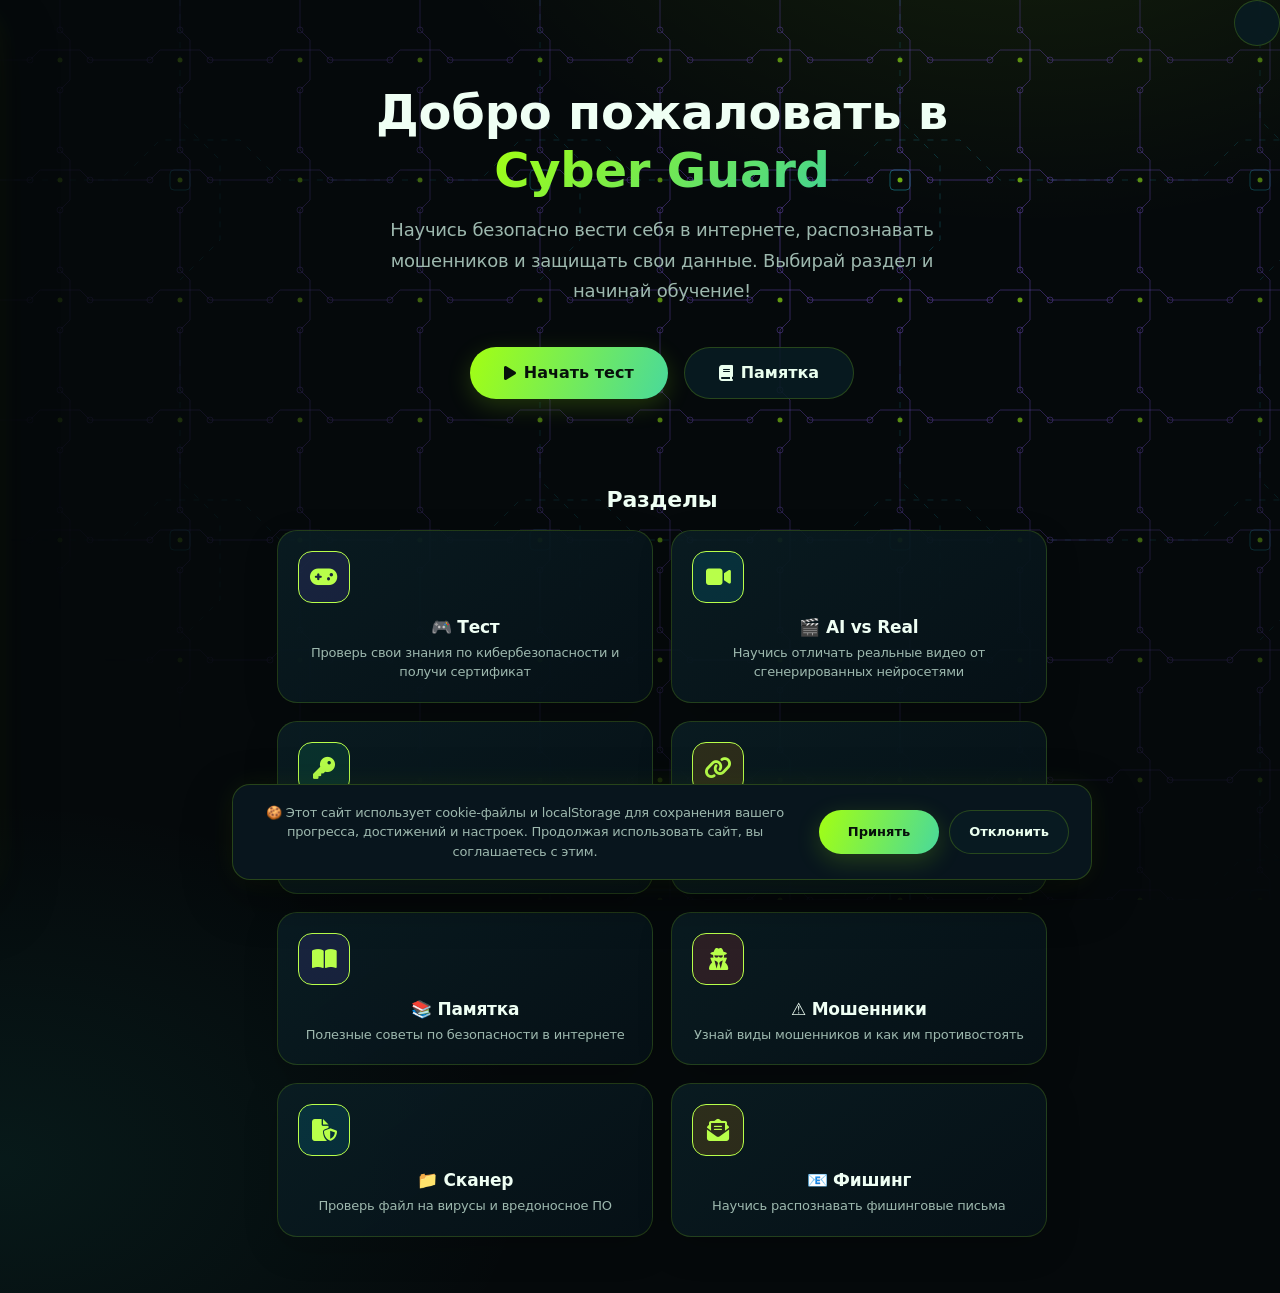
<file: index (1).html>
<!DOCTYPE html>
<html lang="ru" data-theme="dark">
<head>
<meta charset="UTF-8">
<meta name="viewport" content="width=device-width, initial-scale=1.0">
<title>Cyber Guard</title>
<link href="https://fonts.googleapis.com/css2?family=Outfit:wght@300;400;500;600;700;800;900&family=Space+Grotesk:wght@300;400;500;600;700&display=swap" rel="stylesheet">
<link rel="stylesheet" href="https://cdnjs.cloudflare.com/ajax/libs/font-awesome/6.5.0/css/all.min.css">
<link rel="stylesheet" href="style.css">
</head>
<body>

<div class="sidebar-overlay" id="sidebarOverlay" onclick="toggleSidebar()"></div>
<button class="menu-btn" onclick="toggleSidebar()"><i class="fas fa-bars"></i></button>

<button class="theme-toggle" onclick="toggleTheme()" title="Сменить тему">
<i class="fas fa-moon" id="themeIcon"></i>
</button>

<div class="app">
<aside class="sidebar" id="sidebar">
<div class="sidebar-header">
<div class="sidebar-logo"><i class="fas fa-shield-halved"></i></div>
<div>
<div class="sidebar-title">Cyber Guard</div>
<div class="sidebar-subtitle">Защита в интернете</div>
</div>
</div>
<div class="nav-section">
<div class="nav-label">Главная</div>
<div class="nav-item active" onclick="showPage('home')"><i class="fas fa-home"></i> Главная</div>
</div>
<div class="nav-section">
<div class="nav-label">Обучение</div>
<div class="nav-item" onclick="showPage('quiz')"><i class="fas fa-gamepad"></i> Тест</div>
<div class="nav-item" onclick="showPage('ai-vs-real')"><i class="fas fa-video"></i> AI vs Real</div>
<div class="nav-item" onclick="showPage('phishing')"><i class="fas fa-envelope-open-text"></i> Симулятор фишинга</div>
</div>
<div class="nav-section">
<div class="nav-label">Инструменты</div>
<div class="nav-item" onclick="showPage('password')"><i class="fas fa-key"></i> Пароль</div>
<div class="nav-item" onclick="showPage('links')"><i class="fas fa-link"></i> Ссылки</div>
<div class="nav-item" onclick="showPage('scanner')"><i class="fas fa-file-shield"></i> Сканер</div>
</div>
<div class="nav-section">
<div class="nav-label">Информация</div>
<div class="nav-item" onclick="showPage('memo')"><i class="fas fa-book-open"></i> Памятка</div>
<div class="nav-item" onclick="showPage('scammers')"><i class="fas fa-user-secret"></i> Мошенники</div>
</div>
<div class="nav-section">
<div class="nav-label">Профиль</div>
<div class="nav-item" onclick="showPage('cabinet')"><i class="fas fa-user"></i> Кабинет</div>
</div>
</aside>

<main class="main">

<div class="page active" id="page-home">
<div class="hero-section">
<h1>Добро пожаловать в<br><span>Cyber Guard</span></h1>
<p>Научись безопасно вести себя в интернете, распознавать мошенников и защищать свои данные. Выбирай раздел и начинай обучение!</p>
<div class="hero-buttons">
<button class="btn btn-primary" onclick="showPage('quiz')"><i class="fas fa-play"></i> Начать тест</button>
<button class="btn btn-secondary" onclick="showPage('memo')"><i class="fas fa-book"></i> Памятка</button>
</div>
</div>
<h2 class="section-title">Разделы</h2>
<div class="cards-grid">
<div class="card" onclick="showPage('quiz')"><div class="card-icon purple"><i class="fas fa-gamepad"></i></div><h3>🎮 Тест</h3><p>Проверь свои знания по кибербезопасности и получи сертификат</p></div>
<div class="card" onclick="showPage('ai-vs-real')"><div class="card-icon cyan"><i class="fas fa-video"></i></div><h3>🎬 AI vs Real</h3><p>Научись отличать реальные видео от сгенерированных нейросетями</p></div>
<div class="card" onclick="showPage('password')"><div class="card-icon green"><i class="fas fa-key"></i></div><h3>🔐 Пароль</h3><p>Сгенерируй надёжный пароль с нужными параметрами</p></div>
<div class="card" onclick="showPage('links')"><div class="card-icon orange"><i class="fas fa-link"></i></div><h3>🔗 Ссылки</h3><p>Проверь ссылку на безопасность перед переходом</p></div>
<div class="card" onclick="showPage('memo')"><div class="card-icon purple"><i class="fas fa-book-open"></i></div><h3>📚 Памятка</h3><p>Полезные советы по безопасности в интернете</p></div>
<div class="card" onclick="showPage('scammers')"><div class="card-icon red"><i class="fas fa-user-secret"></i></div><h3>⚠️ Мошенники</h3><p>Узнай виды мошенников и как им противостоять</p></div>
<div class="card" onclick="showPage('scanner')"><div class="card-icon cyan"><i class="fas fa-file-shield"></i></div><h3>📁 Сканер</h3><p>Проверь файл на вирусы и вредоносное ПО</p></div>
<div class="card" onclick="showPage('phishing')"><div class="card-icon orange"><i class="fas fa-envelope-open-text"></i></div><h3>📧 Фишинг</h3><p>Научись распознавать фишинговые письма</p></div>
</div>
</div>

<div class="page" id="page-quiz">
<div class="header"><button class="back-btn" onclick="showPage('home')"><i class="fas fa-arrow-left"></i> На главную</button><h1>🎮 <span>Тест по безопасности</span></h1></div>
<div class="quiz-container" id="quizContainer">
<div class="progress-bar"><div class="progress-fill" id="quizProgress" style="width:0%"></div></div>
<div id="quizContent"></div>
<div id="quizResult" style="display:none"></div>
</div>
</div>

<div class="page" id="page-ai-vs-real">
<div class="header"><button class="back-btn" onclick="showPage('home')"><i class="fas fa-arrow-left"></i> На главную</button><h1>🎬 <span>AI vs Real</span></h1></div>
<p class="page-desc">Посмотри на изображение и попробуй определить: это реальное фото или сгенерировано нейросетью?</p>
<div id="aiGameArea"></div>
<div class="result-box info">
<h3><i class="fas fa-lightbulb" style="color:var(--warning)"></i> Как отличить фейк?</h3>
<div class="tips-grid">
<div class="tip-card"><div class="tip-icon">👁️</div><h4>Обрати внимание на глаза</h4><p>У нейросетей часто получаются неестественные зрачки, разный размер глаз или странное отражение</p></div>
<div class="tip-card"><div class="tip-icon">🖐️</div><h4>Посмотри на руки и пальцы</h4><p>Нейросети часто рисуют лишние или недостающие пальцы, неестественные суставы</p></div>
<div class="tip-card"><div class="tip-icon">📝</div><h4>Проверь текст на изображении</h4><p>Надписи на AI-картинках часто содержат бессмысленные символы или искажённые буквы</p></div>
<div class="tip-card"><div class="tip-icon">🌊</div><h4>Фон и детали</h4><p>Размытый или нелогичный фон, странные тени и отражения — признаки генерации</p></div>
<div class="tip-card"><div class="tip-icon">👂</div><h4>Уши и аксессуары</h4><p>Асимметричные уши, странные серьги или неправильно надетые очки</p></div>
<div class="tip-card"><div class="tip-icon">🔍</div><h4>Общая реалистичность</h4><p>Слишком идеальная кожа, неестественные пропорции тела или странные текстуры</p></div>
</div>
</div>
</div>

<div class="page" id="page-password">
<div class="header"><button class="back-btn" onclick="showPage('home')"><i class="fas fa-arrow-left"></i> На главную</button><h1>🔐 <span>Генератор паролей</span></h1></div>
<div class="page-content">
<div class="input-group"><label>Длина пароля: <span id="passLenVal">16</span></label><div class="slider-group"><input type="range" id="passLength" min="6" max="64" value="16" oninput="updatePassLength()"></div></div>
<div class="checkbox-group">
<label class="checkbox-item active" id="cb-upper"><input type="checkbox" checked onchange="toggleCb(this,'cb-upper')"> A-Z Заглавные</label>
<label class="checkbox-item active" id="cb-lower"><input type="checkbox" checked onchange="toggleCb(this,'cb-lower')"> a-z Строчные</label>
<label class="checkbox-item active" id="cb-numbers"><input type="checkbox" checked onchange="toggleCb(this,'cb-numbers')"> 0-9 Цифры</label>
<label class="checkbox-item active" id="cb-symbols"><input type="checkbox" checked onchange="toggleCb(this,'cb-symbols')"> !@# Спецсимволы</label>
<label class="checkbox-item" id="cb-cyrillic"><input type="checkbox" onchange="toggleCb(this,'cb-cyrillic')"> А-Я Кириллица</label>
</div>
<button class="btn btn-primary" onclick="generatePassword()"><i class="fas fa-wand-magic-sparkles"></i> Сгенерировать</button>
<div id="passwordResult" style="display:none">
<div class="password-display"><span id="generatedPass"></span><button class="btn btn-sm btn-secondary" onclick="copyPassword()"><i class="fas fa-copy"></i></button></div>
<div class="password-strength" id="passStrength"></div>
<p id="passStrengthText"></p>
</div>
</div>
</div>

<div class="page" id="page-links">
<div class="header"><button class="back-btn" onclick="showPage('home')"><i class="fas fa-arrow-left"></i> На главную</button><h1>🔗 <span>Проверка ссылок</span></h1></div>
<div class="page-content">
<div class="input-group"><label>Вставьте ссылку для проверки</label><input type="url" id="linkInput" placeholder="https://example.com"></div>
<button class="btn btn-primary" onclick="checkLink()"><i class="fas fa-search"></i> Проверить</button>
<div id="linkResult" style="display:none"></div>
<div class="result-box info">
<h4><i class="fas fa-info-circle" style="color:var(--accent)"></i> На что обратить внимание:</h4>
<ul class="info-list">
<li>• Подозрительный домен (не совпадает с названием компании)</li>
<li>• Отсутствие HTTPS (нет замка в адресной строке)</li>
<li>• Опечатки в названии сайта (g0ogle.com вместо google.com)</li>
<li>• Сокращённые ссылки (bit.ly, tinyurl) — неизвестно куда ведут</li>
<li>• Слишком длинные URL с множеством параметров</li>
</ul>
</div>
</div>
</div>

<div class="page" id="page-memo">
<div class="header"><button class="back-btn" onclick="showPage('home')"><i class="fas fa-arrow-left"></i> На главную</button><h1>📚 <span>Памятка</span></h1></div>
<div class="tab-buttons">
<button class="tab-btn active" onclick="showMemoTab('basics',this)">Основы</button>
<button class="tab-btn" onclick="showMemoTab('social',this)">Соцсети</button>
<button class="tab-btn" onclick="showMemoTab('data',this)">Данные</button>
<button class="tab-btn" onclick="showMemoTab('gaming',this)">Игры</button>
</div>
<div id="memoTab-basics" class="memo-tab">
<div class="tips-grid">
<div class="tip-card"><div class="tip-icon">🔑</div><h4>Пароли</h4><p>Используй уникальные пароли для каждого сервиса. Минимум 12 символов с буквами, цифрами и символами.</p></div>
<div class="tip-card"><div class="tip-icon">🛡️</div><h4>Двухфакторная аутентификация</h4><p>Всегда включай 2FA. Даже если пароль украдут, без второго фактора злоумышленник не войдёт.</p></div>
<div class="tip-card"><div class="tip-icon">🔄</div><h4>Обновления</h4><p>Обновляй ОС и программы. Обновления закрывают уязвимости, которые используют хакеры.</p></div>
<div class="tip-card"><div class="tip-icon">🚫</div><h4>Не скачивай подозрительное</h4><p>Не загружай файлы с неизвестных сайтов. Особенно «кряки», «патчи» и «бесплатные премиум».</p></div>
<div class="tip-card"><div class="tip-icon">🔒</div><h4>HTTPS</h4><p>Проверяй наличие замка в адресной строке. На сайтах без HTTPS не вводи личные данные.</p></div>
<div class="tip-card"><div class="tip-icon">📧</div><h4>Не открывай подозрительные письма</h4><p>Фишинговые письма часто имитируют известные компании. Проверяй адрес отправителя.</p></div>
</div>
</div>
<div id="memoTab-social" class="memo-tab" style="display:none">
<div class="tips-grid">
<div class="tip-card"><div class="tip-icon">👤</div><h4>Приватный профиль</h4><p>Закрывай профиль от посторонних. Не принимай заявки от незнакомцев.</p></div>
<div class="tip-card"><div class="tip-icon">📍</div><h4>Геолокация</h4><p>Отключай геолокацию в постах. Не публикуй фото с метками своего дома или школы.</p></div>
<div class="tip-card"><div class="tip-icon">📸</div><h4>Контент навсегда</h4><p>Всё, что ты выложил в интернет, остаётся там навсегда. Думай перед публикацией.</p></div>
<div class="tip-card"><div class="tip-icon">💬</div><h4>Кибербуллинг</h4><p>Не отвечай на оскорбления. Блокируй агрессоров и сообщай о них администрации.</p></div>
</div>
</div>
<div id="memoTab-data" class="memo-tab" style="display:none">
<div class="tips-grid">
<div class="tip-card"><div class="tip-icon">🏠</div><h4>Адрес и телефон</h4><p>Никогда не сообщай адрес, телефон и номер паспорта незнакомым людям в интернете.</p></div>
<div class="tip-card"><div class="tip-icon">💳</div><h4>Банковские данные</h4><p>Не вводи данные карты на подозрительных сайтах. Проверяй URL перед оплатой.</p></div>
<div class="tip-card"><div class="tip-icon">🎭</div><h4>Личная информация</h4><p>Не указывай дату рождения, школу, номер класса в публичном доступе.</p></div>
<div class="tip-card"><div class="tip-icon">🤝</div><h4>Знакомства онлайн</h4><p>Не встречайся с интернет-знакомыми без родителей. Мошенники часто притворяются ровесниками.</p></div>
</div>
</div>
<div id="memoTab-gaming" class="memo-tab" style="display:none">
<div class="tips-grid">
<div class="tip-card"><div class="tip-icon">🎮</div><h4>Игровые аккаунты</h4><p>Не передавай логин и пароль от игрового аккаунта даже друзьям.</p></div>
<div class="tip-card"><div class="tip-icon">💰</div><h4>Внутриигровые покупки</h4><p>Остерегайся предложений «бесплатных гемов» и «читов» — это ловушки.</p></div>
<div class="tip-card"><div class="tip-icon">🎁</div><h4>Подарки и розыгрыши</h4><p>«Бесплатный» скин за переход по ссылке — это фишинг. Ничего бесплатного не бывает.</p></div>
<div class="tip-card"><div class="tip-icon">🗣️</div><h4>Чат в играх</h4><p>Не делись личной информацией в игровом чате. Мошенники могут быть среди игроков.</p></div>
</div>
</div>
</div>

<div class="page" id="page-scammers">
<div class="header"><button class="back-btn" onclick="showPage('home')"><i class="fas fa-arrow-left"></i> На главную</button><h1>⚠️ <span>Виды мошенников</span></h1></div>
<div class="tips-grid">
<div class="tip-card"><div class="tip-icon">📧</div><h4>Фишеры</h4><p>Отправляют поддельные письма от банков, соцсетей и магазинов. Цель — получить твои логины и пароли.</p><ul><li>Не переходи по ссылкам из подозрительных писем</li><li>Проверяй адрес отправителя</li><li>Банк никогда не просит пароль по email</li></ul></div>
<div class="tip-card"><div class="tip-icon">📱</div><h4>Смишеры (SMS-мошенники)</h4><p>Присылают SMS с ссылками на поддельные сайты банков или «выигрыши».</p><ul><li>Не открывай ссылки в SMS от незнакомцев</li><li>Банки не просят подтвердить данные по SMS</li><li>Установи антивирус на телефон</li></ul></div>
<div class="tip-card"><div class="tip-icon">🎭</div><h4>Социальные инженеры</h4><p>Манипулируют людьми, чтобы те сами отдали данные. Притворяются друзьями, техподдержкой.</p><ul><li>Не верь срочным сообщениям «друга» с просьбой денег</li><li>Позвони другу для подтверждения</li><li>Техподдержка не просит пароли</li></ul></div>
<div class="tip-card"><div class="tip-icon">🎪</div><h4>Мошенники с розыгрышами</h4><p>Обещают бесплатные призы, айфоны, игровую валюту за «регистрацию» или «оплату доставки».</p><ul><li>Бесплатный сыр только в мышеловке</li><li>Не вводи данные карты для «получения приза»</li><li>Проверяй официальные источники</li></ul></div>
<div class="tip-card"><div class="tip-icon">💻</div><h4>Хакеры</h4><p>Взламывают аккаунты через вирусы, фишинговые сайты или слабые пароли.</p><ul><li>Используй сложные пароли</li><li>Включай двухфакторную аутентификацию</li><li>Не скачивай файлы из непроверенных источников</li></ul></div>
<div class="tip-card"><div class="tip-icon">🤖</div><h4>Deepfake мошенники</h4><p>Используют нейросети для создания поддельных видео и аудио знакомых людей.</p><ul><li>Проверяй личность через другой канал связи</li><li>Обрати внимание на неестественность видео</li><li>Задай личный вопрос, который знает только этот человек</li></ul></div>
</div>
</div>

<div class="page" id="page-scanner">
<div class="header"><button class="back-btn" onclick="showPage('home')"><i class="fas fa-arrow-left"></i> На главную</button><h1>📁 <span>Сканер файлов</span></h1></div>
<div class="page-content">
<div class="scanner-drop" id="scannerDrop" onclick="document.getElementById('fileInput').click()">
<i class="fas fa-cloud-arrow-up"></i>
<p>Перетащите файл сюда или нажмите для выбора</p>
<p class="small-text">Максимальный размер: 50 МБ</p>
</div>
<input type="file" id="fileInput" style="display:none" onchange="scanFile(this.files[0])">
<div id="scannerResult" style="display:none"></div>
<div class="result-box info">
<h4><i class="fas fa-info-circle" style="color:var(--accent)"></i> Важно</h4>
<p class="small-text">Это симулятор сканера для обучения. Для реальной проверки файлов используйте антивирусные программы: Kaspersky, Dr.Web, Malwarebytes.</p>
</div>
</div>
</div>

<div class="page" id="page-cabinet">
<div class="header"><button class="back-btn" onclick="showPage('home')"><i class="fas fa-arrow-left"></i> На главную</button><h1>👤 <span>Личный кабинет</span></h1></div>
<div class="stats-grid" id="statsGrid">
<div class="stat-card"><div class="stat-value" id="statTests">0</div><div class="stat-label">Тестов пройдено</div></div>
<div class="stat-card"><div class="stat-value" id="statAvg">0%</div><div class="stat-label">Средний балл</div></div>
<div class="stat-card"><div class="stat-value" id="statAchievements">0</div><div class="stat-label">Достижений</div></div>
<div class="stat-card"><div class="stat-value" id="statTotal">0</div><div class="stat-label">Всего действий</div></div>
</div>
<h3 class="section-title">🏆 Достижения</h3>
<div id="achievementsGrid"></div>
<h3 class="section-title">📋 История действий</h3>
<div id="historyList"></div>
</div>

<div class="page" id="page-phishing">
<div class="header"><button class="back-btn" onclick="showPage('home')"><i class="fas fa-arrow-left"></i> На главную</button><h1>📧 <span>Симулятор фишинга</span></h1></div>
<p class="page-desc">Проанализируй письмо и определи: это настоящее письмо или фишинг?</p>
<div id="phishingGame"></div>
<div class="result-box info">
<h3><i class="fas fa-shield-halved" style="color:var(--accent)"></i> Как распознать фишинг</h3>
<div class="tips-grid">
<div class="tip-card"><div class="tip-icon">🔍</div><h4>Проверяй адрес отправителя</h4><p>Мошенники используют похожие адреса: support@g0ogle.com, bank@secruity.ru</p></div>
<div class="tip-card"><div class="tip-icon">⏰</div><h4>Срочность и угрозы</h4><p>«Ваш аккаунт будет заблокирован через 24 часа» — классический приём давления</p></div>
<div class="tip-card"><div class="tip-icon">🔗</div><h4>Подозрительные ссылки</h4><p>Наведи курсор на ссылку, не кликая. Если адрес не совпадает с названием — это фишинг</p></div>
<div class="tip-card"><div class="tip-icon">📝</div><h4>Грамматические ошибки</h4><p>Официальные письма компаний грамотные. Ошибки и странные фразы — признак подделки</p></div>
<div class="tip-card"><div class="tip-icon">🎁</div><h4>Слишком хорошие предложения</h4><p>«Вы выиграли iPhone!» — если не участвовал в розыгрыше, это обман</p></div>
<div class="tip-card"><div class="tip-icon">🔐</div><h4>Запрос данных</h4><p>Настоящие компании никогда не просят пароль, CVV карты или код из SMS</p></div>
</div>
</div>
</div>

</main>
</div>

<div class="badge-popup" id="badgePopup">
<div class="bp-icon" id="bpIcon">🏆</div>
<div class="bp-text"><h4 id="bpTitle">Достижение разблокировано!</h4><p id="bpDesc"></p></div>
</div>

<div class="cookie-banner show" id="cookieBanner">
<p>🍪 Этот сайт использует cookie-файлы и localStorage для сохранения вашего прогресса, достижений и настроек. Продолжая использовать сайт, вы соглашаетесь с этим.</p>
<div class="cookie-btns">
<button class="btn btn-primary btn-sm" onclick="acceptCookies()">Принять</button>
<button class="btn btn-secondary btn-sm" onclick="declineCookies()">Отклонить</button>
</div>
</div>

<div class="confetti-container" id="confettiContainer"></div>

<script src="script.js"></script>
</body>
</html>
</file>
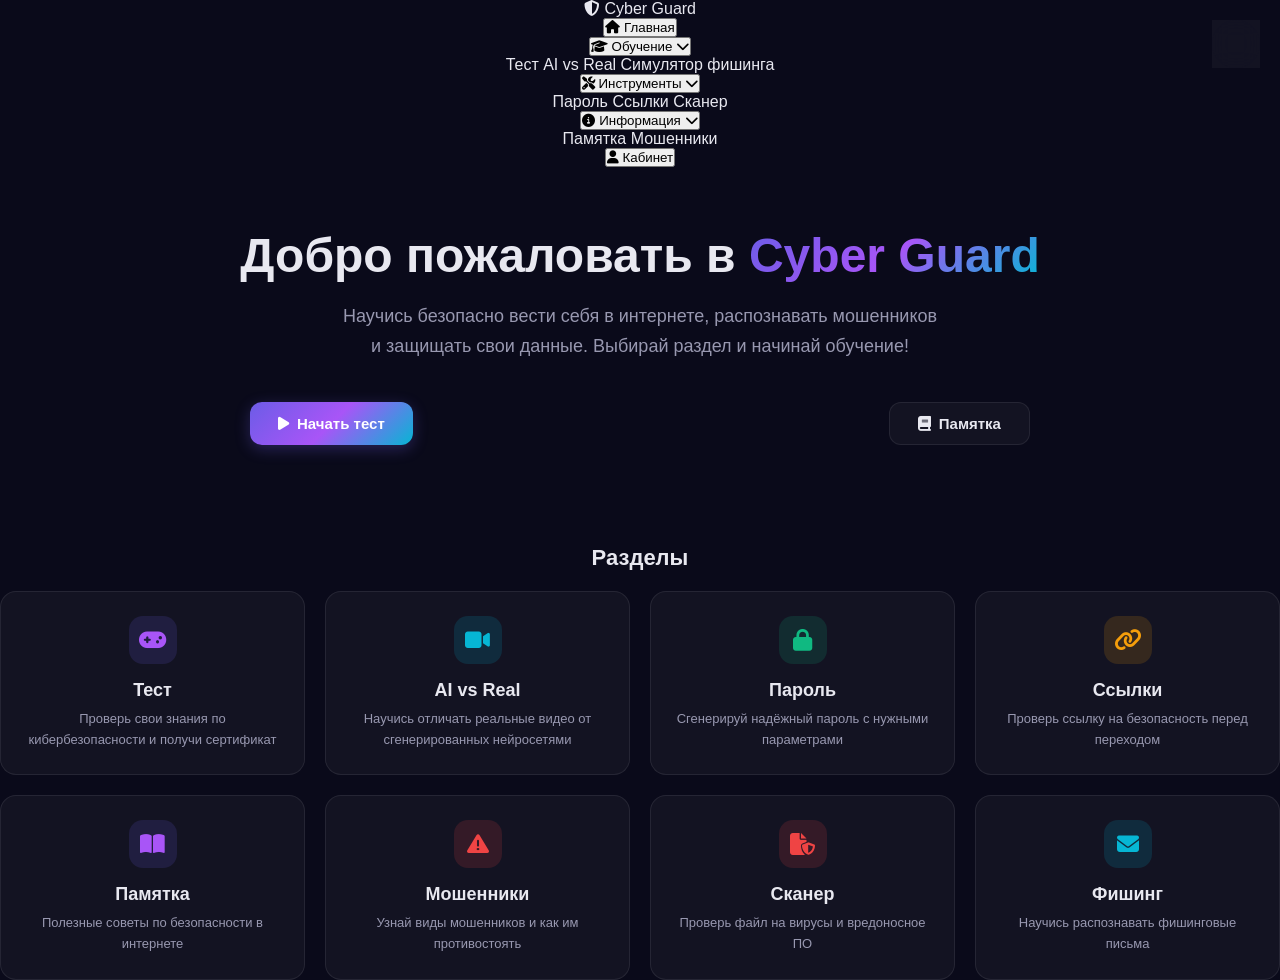
<file: index.html.html>
<!DOCTYPE html>
<html lang="ru">
<head>
    <meta charset="UTF-8">
    <meta name="viewport" content="width=device-width, initial-scale=1.0">
    <title>Cyber Guard</title>
    <link rel="stylesheet" href="style (2).css">
    <link rel="stylesheet" href="https://cdnjs.cloudflare.com/ajax/libs/font-awesome/6.4.0/css/all.min.css">
</head>
<body>
    <!-- Верхняя навигация вместо сайдбара -->
    <nav class="top-nav">
        <div class="nav-container">
            <div class="nav-logo">
                <i class="fas fa-shield-alt"></i>
                <span>Cyber Guard</span>
            </div>
            <div class="nav-menu">
                <button class="nav-btn active" onclick="showPage('home')">
                    <i class="fas fa-home"></i> Главная
                </button>
                <div class="nav-dropdown">
                    <button class="nav-btn">
                        <i class="fas fa-graduation-cap"></i> Обучение <i class="fas fa-chevron-down"></i>
                    </button>
                    <div class="dropdown-content">
                        <a onclick="showPage('quiz')">Тест</a>
                        <a onclick="showPage('ai-vs-real')">AI vs Real</a>
                        <a onclick="showPage('phishing')">Симулятор фишинга</a>
                    </div>
                </div>
                <div class="nav-dropdown">
                    <button class="nav-btn">
                        <i class="fas fa-tools"></i> Инструменты <i class="fas fa-chevron-down"></i>
                    </button>
                    <div class="dropdown-content">
                        <a onclick="showPage('password')">Пароль</a>
                        <a onclick="showPage('links')">Ссылки</a>
                        <a onclick="showPage('scanner')">Сканер</a>
                    </div>
                </div>
                <div class="nav-dropdown">
                    <button class="nav-btn">
                        <i class="fas fa-info-circle"></i> Информация <i class="fas fa-chevron-down"></i>
                    </button>
                    <div class="dropdown-content">
                        <a onclick="showPage('memo')">Памятка</a>
                        <a onclick="showPage('scammers')">Мошенники</a>
                    </div>
                </div>
                <button class="nav-btn" onclick="showPage('cabinet')">
                    <i class="fas fa-user"></i> Кабинет
                </button>
            </div>
            <button class="theme-toggle" id="themeToggle" onclick="toggleTheme()">
                <i class="fas fa-moon" id="themeIcon"></i>
            </button>
        </div>
    </nav>

    <div class="main-content">
        <!-- Остальной контент страниц -->
        <div id="page-home" class="page active">
            <div class="hero-section">
                <h1>Добро пожаловать в <span>Cyber Guard</span></h1>
                <p>Научись безопасно вести себя в интернете, распознавать мошенников и защищать свои данные. Выбирай раздел и начинай обучение!</p>
                <div class="hero-buttons">
                    <button class="btn btn-primary" onclick="showPage('quiz')">
                        <i class="fas fa-play"></i> Начать тест
                    </button>
                    <button class="btn btn-secondary" onclick="showPage('memo')">
                        <i class="fas fa-book"></i> Памятка
                    </button>
                </div>
            </div>
            
            <h2 class="section-title">Разделы</h2>
            <div class="cards-grid">
                <div class="card" onclick="showPage('quiz')">
                    <div class="card-icon purple">
                        <i class="fas fa-gamepad"></i>
                    </div>
                    <h3>Тест</h3>
                    <p>Проверь свои знания по кибербезопасности и получи сертификат</p>
                </div>
                
                <div class="card" onclick="showPage('ai-vs-real')">
                    <div class="card-icon cyan">
                        <i class="fas fa-video"></i>
                    </div>
                    <h3>AI vs Real</h3>
                    <p>Научись отличать реальные видео от сгенерированных нейросетями</p>
                </div>
                
                <div class="card" onclick="showPage('password')">
                    <div class="card-icon green">
                        <i class="fas fa-lock"></i>
                    </div>
                    <h3>Пароль</h3>
                    <p>Сгенерируй надёжный пароль с нужными параметрами</p>
                </div>
                
                <div class="card" onclick="showPage('links')">
                    <div class="card-icon orange">
                        <i class="fas fa-link"></i>
                    </div>
                    <h3>Ссылки</h3>
                    <p>Проверь ссылку на безопасность перед переходом</p>
                </div>
                
                <div class="card" onclick="showPage('memo')">
                    <div class="card-icon purple">
                        <i class="fas fa-book-open"></i>
                    </div>
                    <h3>Памятка</h3>
                    <p>Полезные советы по безопасности в интернете</p>
                </div>
                
                <div class="card" onclick="showPage('scammers')">
                    <div class="card-icon red">
                        <i class="fas fa-exclamation-triangle"></i>
                    </div>
                    <h3>Мошенники</h3>
                    <p>Узнай виды мошенников и как им противостоять</p>
                </div>
                
                <div class="card" onclick="showPage('scanner')">
                    <div class="card-icon red">
                        <i class="fas fa-file-shield"></i>
                    </div>
                    <h3>Сканер</h3>
                    <p>Проверь файл на вирусы и вредоносное ПО</p>
                </div>
                
                <div class="card" onclick="showPage('phishing')">
                    <div class="card-icon cyan">
                        <i class="fas fa-envelope"></i>
                    </div>
                    <h3>Фишинг</h3>
                    <p>Научись распознавать фишинговые письма</p>
                </div>
            </div>
        </div>

        <!-- AI vs Real Section -->
        <div id="page-ai-vs-real" class="page">
            <div class="header">
                <button class="back-btn" onclick="showPage('home')">
                    <i class="fas fa-arrow-left"></i> На главную
                </button>
                <h1>🎬 <span>AI vs Real</span></h1>
                <p class="page-desc">Посмотри на изображение и попробуй определить: это реальное фото или сгенерировано нейросетью?</p>
            </div>
            
            <div class="ai-game-container">
                <div id="aiGameArea">
                    <!-- Игра загружается через JavaScript -->
                </div>
            </div>
            
            <div class="tips-section">
                <h3 class="section-title">Как отличить фейк?</h3>
                <div class="tips-grid">
                    <div class="tip-card">
                        <div class="tip-icon">👁️</div>
                        <h4>Обрати внимание на глаза</h4>
                        <p>У нейросетей часто получаются неестественные зрачки, разный размер глаз или странное отражение</p>
                    </div>
                    <div class="tip-card">
                        <div class="tip-icon">🖐️</div>
                        <h4>Посмотри на руки и пальцы</h4>
                        <p>Нейросети часто рисуют лишние или недостающие пальцы, неестественные суставы</p>
                    </div>
                    <div class="tip-card">
                        <div class="tip-icon">📝</div>
                        <h4>Проверь текст на изображении</h4>
                        <p>Надписи на AI-картинках часто содержат бессмысленные символы или искажённые буквы</p>
                    </div>
                    <div class="tip-card">
                        <div class="tip-icon">🌊</div>
                        <h4>Фон и детали</h4>
                        <p>Размытый или нелогичный фон, странные тени и отражения — признаки генерации</p>
                    </div>
                    <div class="tip-card">
                        <div class="tip-icon">👂</div>
                        <h4>Уши и аксессуары</h4>
                        <p>Асимметричные уши, странные серьги или неправильно надетые очки</p>
                    </div>
                    <div class="tip-card">
                        <div class="tip-icon">🔍</div>
                        <h4>Общая реалистичность</h4>
                        <p>Слишком идеальная кожа, неестественные пропорции тела или странные текстуры</p>
                    </div>
                </div>
            </div>
        </div>

        <!-- Остальные страницы... -->
        
    </div>

    <div class="cookie-banner" id="cookieBanner">
        <p>🍪 Этот сайт использует cookie-файлы и localStorage для сохранения вашего прогресса, достижений и настроек. Продолжая использовать сайт, вы соглашаетесь с этим.</p>
        <div class="cookie-btns">
            <button class="btn btn-primary btn-sm" onclick="acceptCookies()">Принять</button>
            <button class="btn btn-secondary btn-sm" onclick="declineCookies()">Отклонить</button>
        </div>
    </div>

    <div class="badge-popup" id="badgePopup">
        <div class="bp-icon" id="bpIcon"></div>
        <div class="bp-text">
            <h4 id="bpTitle"></h4>
            <p id="bpDesc"></p>
        </div>
    </div>

    <div class="confetti-container" id="confettiContainer"></div>

    <script src="script (3).js"></script>
</body>
</html>
</file>
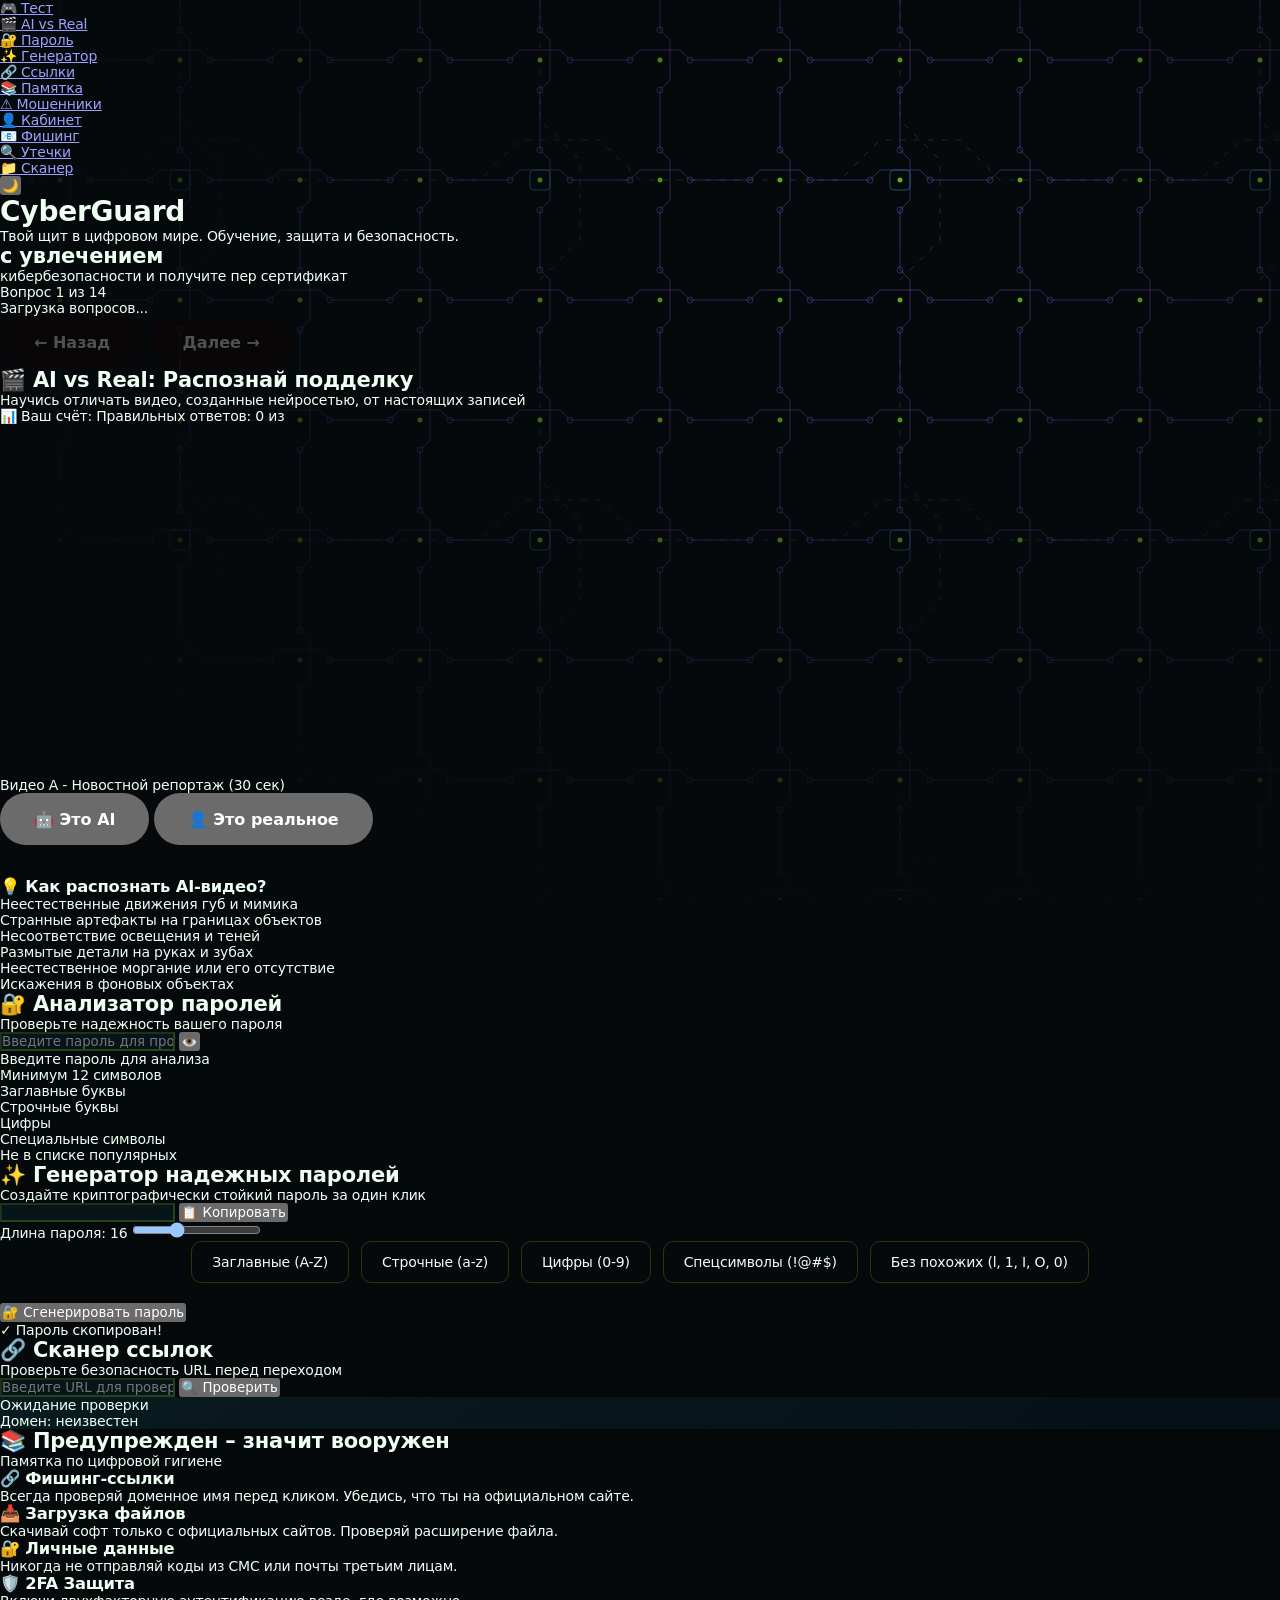
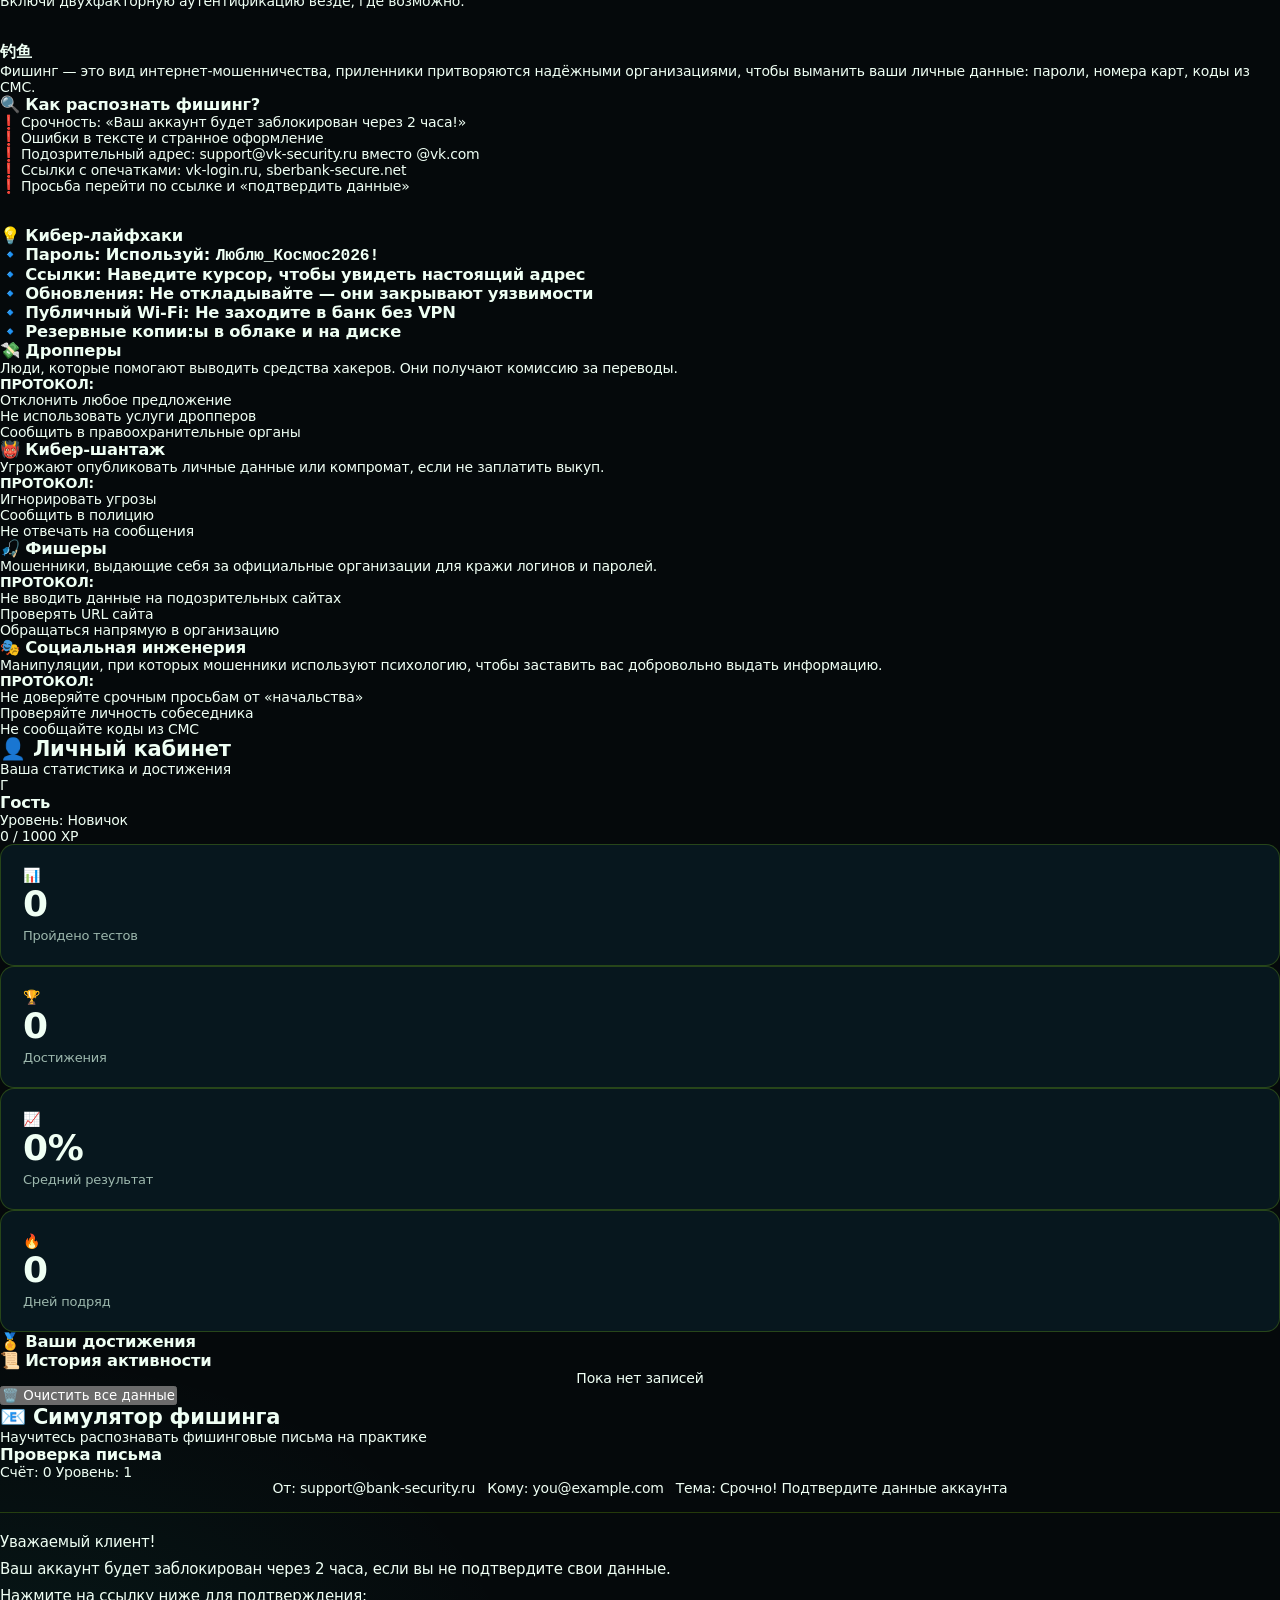
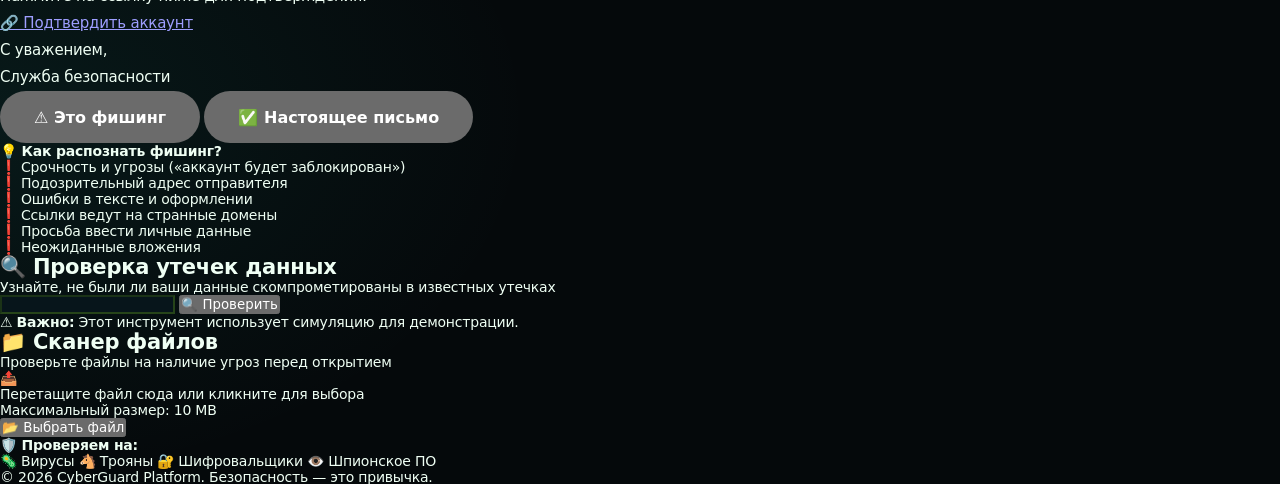
<file: Qwen_html_20260401_gbqc9rh4q.html>
<!DOCTYPE html>
<html lang="ru">
<head>
    <meta charset="UTF-8">
    <meta name="viewport" content="width=device-width, initial-scale=1.0">
    <title>CyberGuard | Платформа Кибербезопасности</title>
    <link rel="stylesheet" href="style.css">
    <link href="https://fonts.googleapis.com/css2?family=Orbitron:wght@400;700;900&family=Roboto:wght@300;400;700&display=swap" rel="stylesheet">
</head>
<body>
    <div class="holographic-bg"></div>
    
    <!-- Уведомление о достижении -->
    <div id="achievement-popup" class="achievement-popup" style="display: none;">
        <div class="achievement-popup-content">
            <div class="achievement-icon-large">🏆</div>
            <h3>Новое достижение!</h3>
            <p id="achievement-name">Название достижения</p>
            <div class="achievement-progress">
                <div class="achievement-progress-bar"></div>
            </div>
        </div>
    </div>
    
    <nav>
        <ul>
            <li><a href="#" class="nav-link active" data-tab="game-section">🎮 Тест</a></li>
            <li><a href="#" class="nav-link" data-tab="video-section">🎬 AI vs Real</a></li>
            <li><a href="#" class="nav-link" data-tab="password-checker">🔐 Пароль</a></li>
            <li><a href="#" class="nav-link" data-tab="password-generator">✨ Генератор</a></li>
            <li><a href="#" class="nav-link" data-tab="link-checker">🔗 Ссылки</a></li>
            <li><a href="#" class="nav-link" data-tab="memo-section">📚 Памятка</a></li>
            <li><a href="#" class="nav-link" data-tab="scammer-section">⚠️ Мошенники</a></li>
            <li><a href="#" class="nav-link" data-tab="dashboard-section">👤 Кабинет</a></li>
            <li><a href="#" class="nav-link" data-tab="phishing-simulator">📧 Фишинг</a></li>
            <li><a href="#" class="nav-link" data-tab="breach-checker">🔍 Утечки</a></li>
            <li><a href="#" class="nav-link" data-tab="file-scanner">📁 Сканер</a></li>
        </ul>
    </nav>

    <button id="theme-toggle" aria-label="Переключить тему">🌙</button>

    <header>
        <h1>CyberGuard</h1>
        <p>Твой щит в цифровом мире. Обучение, защита и безопасность.</p>
    </header>

    <main>
        <!-- Вкладка 1: Тест по кибербезопасности -->
        <section id="game-section" class="tab-section active">
            <div class="section-title-wrapper">
                <h2> с увлечением</h2>
                <p> кибербезопасности и получите пер сертификат</p>
            </div>
            
            <div class="game-container" id="cyber-test">
                <div class="game-progress" id="test-progress"></div>
                <div class="test-header">
                    <p id="question-number">Вопрос 1 из 14</p>
                </div>
                <div class="question-container">
                    <p class="question-text" id="question-text">Загрузка вопросов...</p>
                </div>
                <div class="answers-container" id="answers-container"></div>
                <div class="test-controls">
                    <button class="btn btn-prev" id="prev-btn" disabled>← Назад</button>
                    <button class="btn btn-next" id="next-btn" disabled>Далее →</button>
                    <button class="btn btn-submit" id="submit-btn" style="display: none;">✓ Завершить тест</button>
                </div>
            </div>

            <div class="game-container" id="results-page" style="display: none;">
                <h2 class="results-title">📊 Ваши результаты</h2>
                <div class="results-summary">
                    <div class="results-score">
                        <div class="score-circle">
                            <span id="score-percentage">0%</span>
                        </div>
                        <p id="score-description">Начальный уровень</p>
                    </div>
                    <div class="results-details">
                        <p><strong>Детали:</strong> Правильных ответов: <span id="score-value">0</span> из <span id="total-questions">14</span></p>
                        <div id="results-breakdown">
                            <h4>По категориям:</h4>
                            <ul id="category-list"></ul>
                        </div>
                    </div>
                </div>

                <div class="certificate-section" id="certificate-section">
                    <h3>📜 Получите персональный сертификат</h3>
                    <p>Введите ваше имя и фамилию для получения официального сертификата</p>
                    
                    <div class="certificate-form">
                        <div class="form-group">
                            <label for="user-name">Имя</label>
                            <input type="text" id="user-name" placeholder="Иван">
                        </div>
                        <div class="form-group">
                            <label for="user-surname">Фамилия</label>
                            <input type="text" id="user-surname" placeholder="Иванов">
                        </div>
                    </div>

                    <div class="certificate-styles">
                        <div class="certificate-style-option classic active" data-style="classic">
                            <div class="style-preview"></div>
                            <span class="style-name">Классика</span>
                        </div>
                        <div class="certificate-style-option tech" data-style="tech">
                            <div class="style-preview"></div>
                            <span class="style-name">Техно</span>
                        </div>
                        <div class="certificate-style-option green" data-style="green">
                            <div class="style-preview"></div>
                            <span class="style-name">Зеленый</span>
                        </div>
                        <div class="certificate-style-option purple" data-style="purple">
                            <div class="style-preview"></div>
                            <span class="style-name">Фиолетовый</span>
                        </div>
                    </div>

                    <button class="btn btn-download" id="generate-certificate">📜 Сгенерировать сертификат</button>

                    <div class="certificate-preview" id="certificate-preview" style="display: none;">
                        <div class="certificate-template classic" id="certificate-template">
                            <div class="certificate-border">
                                <div class="certificate-content">
                                    <h2>СЕРТИФИКАТ</h2>
                                    <p class="certificate-subtitle">о прохождении курса по кибербезопасности</p>
                                </div>
                                <div class="certificate-body">
                                    <p>Настоящий сертификат подтверждает, что</p>
                                    <h3 id="cert-name">Иван Иванов</h3>
                                    <p>успешно прошел тест по кибербезопасности на платформе CyberGuard</p>
                                    <div class="certificate-details">
                                        <p><strong>Результат:</strong> <span id="cert-score">85%</span></p>
                                        <p><strong>Уровень знаний:</strong> <span id="cert-level">Продвинутый</span></p>
                                        <p><strong>Дата выдачи:</strong> <span id="cert-date">19 февраля 2026 г.</span></p>
                                    </div>
                                </div>
                                <div class="certificate-signature">
                                    <div class="signature-area">
                                        <div class="signature-line"></div>
                                        <p>Подпись инструктора</p>
                                    </div>
                                    <div class="seal-area">
                                        <div class="seal">CyberGuard</div>
                                    </div>
                                </div>
                            </div>
                        </div>
                        <button class="btn btn-download" id="download-certificate">📄 Скачать PDF</button>
                    </div>

                    <button class="btn btn-restart" id="restart-test">🔄 Пройти тест заново</button>
                </div>
            </div>
        </section>

        <!-- Вкладка 2: AI vs Real -->
        <section id="video-section" class="tab-section">
            <div class="section-title-wrapper">
                <h2>🎬 AI vs Real: Распознай подделку</h2>
                <p>Научись отличать видео, созданные нейросетью, от настоящих записей</p>
            </div>
            
            <div class="game-container">
                <div class="game-score">
                    <p>📊 Ваш счёт: Правильных ответов: <span id="video-score-value">0</span> из <span id="</span></p>
                </div>
                
                <div class="image-box">
                    <iframe id="video-player" width="100%" height="350" frameborder="0" allowfullscreen></iframe>
                </div>
                
                <p id="video-description">Видео A - Новостной репортаж (30 сек)</p>
                
                <div class="game-buttons">
                    <button class="btn btn-ai" id="btn-ai">🤖 Это AI</button>
                    <button class="btn btn-real" id="btn-real">👤 Это реальное</button>
                </div>
                
                <p id="game-result"></p>
                
                <button class="btn btn-next" id="btn-next-video" style="display: none;">Следующее видео →</button>
            </div>

            <div class="memo-grid cyber-tips" style="margin-top: 2rem;">
                <div class="memo-card">
                    <h3>💡 Как распознать AI-видео?</h3>
                    <ul>
                        <li>Неестественные движения губ и мимика</li>
                        <li>Странные артефакты на границах объектов</li>
                        <li>Несоответствие освещения и теней</li>
                        <li>Размытые детали на руках и зубах</li>
                        <li>Неестественное моргание или его отсутствие</li>
                        <li>Искажения в фоновых объектах</li>
                    </ul>
                </div>
            </div>
        </section>

        <!-- Вкладка 3: Проверка пароля -->
        <section id="password-checker" class="tab-section">
            <div class="section-title-wrapper">
                <h2>🔐 Анализатор паролей</h2>
                <p>Проверьте надежность вашего пароля</p>
            </div>
            
            <div class="password-checker">
                <div class="password-input-container">
                    <input type="password" id="password-input" placeholder="Введите пароль для проверки">
                    <button id="toggle-password" aria-label="Показать пароль">👁️</button>
                </div>
                
                <div class="password-strength">
                    <div id="password-strength-fill"></div>
                </div>
                
                <p class="password-feedback" id="password-feedback">Введите пароль для анализа</p>
                
                <div class="password-requirements">
                    <div class="requirement" id="length-req">Минимум 12 символов</div>
                    <div class="requirement" id="upper-req">Заглавные буквы</div>
                    <div class="requirement" id="lower-req">Строчные буквы</div>
                    <div class="requirement" id="number-req">Цифры</div>
                    <div class="requirement" id="special-req">Специальные символы</div>
                    <div class="requirement" id="common-req">Не в списке популярных</div>
                </div>
            </div>
        </section>

        <!-- Вкладка 4: Генератор паролей -->
        <section id="password-generator" class="tab-section">
            <div class="section-title-wrapper">
                <h2>✨ Генератор надежных паролей</h2>
                <p>Создайте криптографически стойкий пароль за один клик</p>
            </div>
            
            <div class="password-generator">
                <div class="generator-output">
                    <input type="text" id="generated-password" readonly>
                    <button class="btn-copy" id="btn-copy">📋 Копировать</button>
                </div>
                
                <div class="generator-controls">
                    <div class="control-group">
                        <label>Длина пароля: <span id="length-value">16</span></label>
                        <input type="range" id="password-length" min="8" max="32" value="16">
                    </div>
                </div>
                
                <div class="checkbox-group">
                    <label class="checkbox-item">
                        <input type="checkbox" id="include-upper" checked>
                        Заглавные (A-Z)
                    </label>
                    <label class="checkbox-item">
                        <input type="checkbox" id="include-lower" checked>
                        Строчные (a-z)
                    </label>
                    <label class="checkbox-item">
                        <input type="checkbox" id="include-numbers" checked>
                        Цифры (0-9)
                    </label>
                    <label class="checkbox-item">
                        <input type="checkbox" id="include-special" checked>
                        Спецсимволы (!@#$)
                    </label>
                    <label class="checkbox-item">
                        <input type="checkbox" id="exclude-ambiguous">
                        Без похожих (l, 1, I, O, 0)
                    </label>
                </div>
                
                <button class="btn-generate" id="btn-generate">🔐 Сгенерировать пароль</button>
                
                <div id="copy-notification">✓ Пароль скопирован!</div>
            </div>
        </section>

        <!-- Вкладка 5: Проверка ссылок -->
        <section id="link-checker" class="tab-section">
            <div class="section-title-wrapper">
                <h2>🔗 Сканер ссылок</h2>
                <p>Проверьте безопасность URL перед переходом</p>
            </div>
            
            <div class="link-checker">
                <div class="link-input-container">
                    <input type="text" id="link-input" placeholder="Введите URL для проверки">
                    <button id="check-link-btn">🔍 Проверить</button>
                </div>
                
                <div class="link-result" id="link-result">
                    <div class="link-safety-level" id="safety-level">Ожидание проверки</div>
                    <div class="link-details">
                        <p id="link-domain">Домен: неизвестен</p>
                        <ul id="link-analysis"></ul>
                    </div>
                </div>
            </div>
        </section>

        <!-- Вкладка 6: Памятка -->
        <section id="memo-section" class="tab-section">
            <div class="section-title-wrapper">
                <h2>📚 Предупрежден – значит вооружен</h2>
                <p>Памятка по цифровой гигиене</p>
            </div>
            
            <div class="memo-grid">
                <div class="memo-card">
                    <h3>🔗 Фишинг-ссылки</h3>
                    <p>Всегда проверяй доменное имя перед кликом. Убедись, что ты на официальном сайте.</p>
                </div>
                <div class="memo-card">
                    <h3>📥 Загрузка файлов</h3>
                    <p>Скачивай софт только с официальных сайтов. Проверяй расширение файла.</p>
                </div>
                <div class="memo-card">
                    <h3>🔐 Личные данные</h3>
                    <p>Никогда не отправляй коды из СМС или почты третьим лицам.</p>
                </div>
                <div class="memo-card">
                    <h3>🛡️ 2FA Защита</h3>
                    <p>Включи двухфакторную аутентификацию везде, где возможно.</p>
                </div>
            </div>

            <div class="memo-grid cyber-tips" style="margin-top: 2rem;">
                <div class="memo-card">
                    <h3>钓鱼</h3>
                    <p>Фишинг — это вид интернет-мошенничества, приленники притворяются надёжными организациями, чтобы выманить ваши личные данные: пароли, номера карт, коды из СМС.</p>
                </div>
                <div class="memo-card">
                    <h3>🔍 Как распознать фишинг?</h3>
                    <ul>
                        <li>❗ Срочность: «Ваш аккаунт будет заблокирован через 2 часа!»</li>
❗ Ошибки в тексте и странное оформление</li>
                        <li>❗ Подозрительный адрес: support@vk-security.ru вместо @vk.com</li>
                        <li>❗ Ссылки с опечатками: vk-login.ru, sberbank-secure.net</li>
                        <li>❗ Просьба перейти по ссылке и «подтвердить данные»</li>
                    </ul>
                </div>
            </div>

            <div class="memo-grid cyber-tips" style="margin-top: 2rem;">
                <div class="memo-card">
                    <h3>💡 Кибер-лайфхаки                    <ul>
                        <li>🔹 Пароль: Используй: <code>Люблю_Космос2026!</code></li>
                        <li>🔹 Ссылки: Наведите курсор, чтобы увидеть настоящий адрес</li>
                        <li>🔹 Обновления: Не откладывайте — они закрывают уязвимости</li>
                        <li>🔹 Публичный Wi-Fi: Не заходите в банк без VPN</li>
                        <li>🔹 Резервные копии:ы в облаке и на диске</li>
                    </ul>
                </div>
            </div>
        </section>

        <!-- Вкладка 7: Мошенники -->
        <section id="scammer-section" class="tab-section">
            <div class="                <h2>⚠️ Распознавание угроз</h2>
                <p>Классификация цифровых противников</p>
            </div>
            
            <div class="scammer-types">
                <div class="scammer-card">
                    <h3>💸 Дропперы</h3>
                    <p>Люди, которые помогают выводить средства хакеров. Они получают комиссию за переводы.</p>
                    <div class="action-plan">
                        <strong>ПРОТОКОЛ:</strong>
                        <ul>
                            <li>Отклонить любое предложение</li>
                            <li>Не использовать услуги дропперов</li>
                            <li>Сообщить в правоохранительные органы</li>
                        </ul>
                    </div>
                </div>
                <div class="scammer-card">
                    <h3>👹 Кибер-шантаж</h3>
                    <p>Угрожают опубликовать личные данные или компромат, если не заплатить выкуп.</p>
                    <div class="action-plan">
                        <strong>ПРОТОКОЛ:</strong>
                        <ul>
                            <li>Игнорировать угрозы</li>
                            <li>Сообщить в полицию</li>
                            <li>Не отвечать на сообщения</li>
                        </ul>
                    </div>
                </div>
                <div class="scammer-card">
                    <h3>🎣 Фишеры</h3>
                    <p>Мошенники, выдающие себя за официальные организации для кражи логинов и паролей.</p>
                    <div class="action-plan">
                        <strong>ПРОТОКОЛ:</strong>
                        <ul>
                            <li>Не вводить данные на подозрительных сайтах</li>
                            <li>Проверять URL сайта</li>
                            <li>Обращаться напрямую в организацию</li>
                        </ul>
                    </div>
                </div>
                <div class="scammer-card">
                    <h3>🎭 Социальная инженерия</h3>
                    <p>Манипуляции, при которых мошенники используют психологию, чтобы заставить вас добровольно выдать информацию.</p>
                    <div class="action-plan">
                        <strong>ПРОТОКОЛ:</strong>
                        <ul>
                            <li>Не доверяйте срочным просьбам от «начальства»</li>
                            <li>Проверяйте личность собеседника</li>
                            <li>Не сообщайте коды из СМС</li>
                        </ul>
                    </div>
                </div>
            </div>
        </section>

        <!-- Вкладка 8: Личный кабинет -->
        <section id="dashboard-section" class="tab-section">
            <div class="section-title-wrapper">
                <h2>👤 Личный кабинет</h2>
                <p>Ваша статистика и достижения</p>
            </div>
            
            <div class="dashboard-container">
                <div class="dashboard-header">
                    <div class="user-avatar">
                        <span id="user-avatar-initial">Г</span>
                    </div>
                    <div class="user-info">
                        <h3 id="dashboard-username">Гость</h3>
                        <p id="dashboard-level">Уровень: Новичок</p>
                        <div class="xp-bar">
                            <div id="xp-progress"></div>
                        </div>
                        <p id="xp-text">0 / 1000 XP</p>
                    </div>
                </div>

                <div class="dashboard-stats">
                    <div class="stat-card">
                        <span class="stat-icon">📊</span>
                        <span class="stat-value" id="stat-tests">0</span>
                        <span class="stat-label">Пройдено тестов</span>
                    </div>
                    <div class="stat-card">
                        <span class="stat-icon">🏆</span>
                        <span class="stat-value" id="stat-achievements">0</span>
                        <span class="stat-label">Достижения</span>
                    </div>
                    <div class="stat-card">
                        <span class="stat-icon">📈</span>
                        <span class="stat-value" id="stat-average">0%</span>
                        <span class="stat-label">Средний результат</span>
                    </div>
                    <div class="stat-card">
                        <span class="stat-icon">🔥</span>
                        <span class="stat-value" id="stat-streak">0</span>
                        <span class="stat-label">Дней подряд</span>
                    </div>
                </div>

                <div class="dashboard-achievements">
                    <h3>🏅 Ваши достижения</h3>
                    <div class="achievements-grid" id="achievements-list"></div>
                </div>

                <div class="dashboard-history">
                    <h3>📜 История активности</h3>
                    <div class="history-list" id="activity-history">
                        <p style="color: var(--text-muted); text-align: center;">Пока нет записей</p>
                    </div>
                </div>

                <button class="btn-clear" id="clear-data-btn">🗑️ Очистить все данные</button>
            </div>
        </section>

        <!-- Вкладка 9: Симулятор фишинга -->
        <section id="phishing-simulator" class="tab-section">
            <div class="section-title-wrapper">
                <h2>📧 Симулятор фишинга</h2>
                <p>Научитесь распознавать фишинговые письма на практике</p>
            </div>
            
            <div class="simulator-container">
                <div class="simulator-header">
                    <h3>Проверка письма</h3>
                    <div class="simulator-score">
                        <span>Счёт: <span id="phishing-score">0</span></span>
                        <span>Уровень: <span id="phishing-level">1</span></span>
                    </div>
                </div>

                <div class="email-display">
                    <div class="email-header">
                        <p class="email-from"><span class="label">От:</span> <span id="email-from">support@bank-security.ru</span></p>
                        <p class="email-to"><span class="label">Кому:</span> you@example.com</p>
                        <p class="email-subject"><span class="label">Тема:</span> <span id="email-subject">Срочно! Подтвердите данные аккаунта</span></p>
                    </div>
                    <div class="email-body" id="email-body">
                        <p>Уважаемый клиент!</p>
                        <p>Ваш аккаунт будет заблокирован через 2 часа, если вы не подтвердите свои данные.</p>
                        <p>Нажмите на ссылку ниже для подтверждения:</p>
                        <a href="#" class="phishing-link">🔗 Подтвердить аккаунт</a>
                        <p>С уважением,<br>Служба безопасности</p>
                    </div>
                    <div class="email-indicators" id="email-indicators"></div>
                </div>

                <div class="simulator-controls">
                    <button class="btn btn-phishing" id="btn-phishing">⚠️ Это фишинг</button>
                    <button class="btn btn-legitimate" id="btn-legitimate">✅ Настоящее письмо</button>
                </div>

                <div class="simulator-feedback" id="phishing-feedback" style="display: none;">
                    <h4 id="feedback-title"></h4>
                    <p id="feedback-explanation"></p>
                </div>

                <button class="btn btn-next" id="btn-next-phishing" style="display: none;">Следующее письмо →</button>
            </div>

            <div class="phishing-tips">
                <h4>💡 Как распознать фишинг?</h4>
                <ul>
                    <li>❗ Срочность и угрозы («аккаунт будет заблокирован»)</li>
                    <li>❗ Подозрительный адрес отправителя</li>
                    <li>❗ Ошибки в тексте и оформлении</li>
                    <li>❗ Ссылки ведут на странные домены</li>
                    <li>❗ Просьба ввести личные данные</li>
                    <li>❗ Неожиданные вложения</li>
                </ul>
            </div>
        </section>

        <!-- Вкладка 10: Проверка утечек -->
        <section id="breach-checker" class="tab-section">
            <div class="section-title-wrapper">
                <h2>🔍 Проверка утечек данных</h2>
                <p>Узнайте, не были ли ваши данные скомпрометированы в известных утечках</p>
            </div>
            
            <div class="breach-checker-container">
                <div class="breach-input-group">
                    <input type="email" id="breach-email" placeholder">
                    <button class="btn-check" id="check-breach-btn">🔍 Проверить</button>
                </div>

                <div class="breach-result" id="breach-result" style="display: none;">
                    <div class="breach-status">
                        <span class="status-icon" id="breach-icon"></span>
                        <span class="status-text" id="breach-text"></span>
                    </div>
                    <div class="breach-details" id="breach-details"></div>
                    <div class="breach-recommendations">
                        <h4>📋 Рекомендации:</h4>
                        <ul id="recommendations-list"></ul>
                    </div>
                </div>

                <div class="breach-info">
                    <p>⚠️ <strong>Важно:</strong> Этот инструмент использует симуляцию для демонстрации.</p>
                </div>
            </div>
        </section>

        <!-- Вкладка 11: Сканер файлов -->
        <section id="file-scanner" class="tab-section">
            <div class="section-title-wrapper">
                <h2>📁 Сканер файлов</h2>
                <p>Проверьте файлы на наличие угроз перед открытием</p>
            </div>
            
            <div class="scanner-container">
                <div class="upload-area" id="upload-area">
                    <div class="upload-icon">📤</div>
                    <p>Перетащите файл сюда или кликните для выбора</p>
                    <p class="upload-hint">Максимальный размер: 10 MB</p>
                    <button class="btn-upload">📂 Выбрать файл</button>
                    <input type="file" id="file-input" style="display: none;">
                </div>

                <div class="scan-progress" id="scan-progress" style="display: none;">
                    <div class="progress-bar">
                        <div id="scan-bar"></div>
                    </div>
                    <p id="scan-status">Анализ файла...</p>
                </div>

                <div class="scan-result" id="scan-result" style="display: none;">
                    <div class="file-info">
                        <span class="file-icon">📄</span>
                        <div>
                            <p class="file-name" id="file-name">filename.pdf</p>
                            <p class="file-size" id="file-size">Размер: 2.4 MB</p>
                            <p class="file-type" id="file-type">Тип: application/pdf</p>
                        </div>
                    </div>
                    <div class="scan-status">
                        <span class="status-icon" id="file-status-icon"></span>
                        <span class="status-text" id="file-status-text"></span>
                    </div>
                    <div class="scan-details" id="file-scan-details"></div>
                    <div class="scan-actions">
                        <button class="btn="btn-open-file" style="display: none;">✅ Открыть файл</button>
                        <button class="btn btn-danger" id="btn-delete-file">🗑️ Удалить файл </div>
                </div>

                <div class="scanner-info">
                    <h4>🛡️ Проверяем на:</h4>
                    <div class="threat-types">
                        <span class="threat-tag">🦠 Вирусы</span>
                        <span class="threat-tag">🐴 Трояны</span>
                        <span class="threat-tag">🔐 Шифровальщики</span>
                        <span class="threat-tagинг</span>
                        <span class="threat-tag">👁️ Шпионское ПО</span>
                    </div>
                </div>
            </div>
        </main>

    <footer>
        <p>© 2026 CyberGuard Platform. Безопасность — это привычка.</p>
    </footer>

    <script src="https://html2canvas.hertzen.com/dist/html2canvas.min.js"></script>
    <script src="script.js"></script>
</body>
</html>
</file>
<file: style.css>
/* ===== ГЛОБАЛЬНЫЕ ПЕРЕМЕННЫЕ И ТЕМЫ ===== */

/* Подключение Google Fonts */

:root{
 --bg-primary:#050816;--bg-secondary:#0b1033;--bg-card:rgba(22,28,78,.5);--bg-card-hover:rgba(99,102,241,.16);
 --text-primary:#f1f3ff;--text-secondary:#a4a9d4;--accent:#8b5cf6;--accent2:#a78bfa;--accent3:#22d3ee;--accent4:#a3ff12;
 --danger:#ff5d73;--warning:#fbbf24;--success:#34d399;--border:rgba(110,118,255,.26);--shadow:0 10px 40px rgba(76,29,149,.35);--glass:rgba(255,255,255,.03);
 --gradient:linear-gradient(135deg,#7c3aed,#5b5bf0);--gradient2:linear-gradient(135deg,#8b5cf6,#6d4df2);
 --lime:#a3ff12;--lime-ink:#0b1033;--hl:#a3ff12;--glow1:rgba(124,58,237,.28);--glow2:rgba(34,211,238,.12);--hero-a:#0d1347;--hero-b:#2a1370;--ring-bg:rgba(139,92,246,.2)
}
[data-theme="light"]{
 --bg-primary:#eef0ff;--bg-secondary:#ffffff;--bg-card:#ffffff;--bg-card-hover:#eceaff;
 --text-primary:#161a3d;--text-secondary:#5b6190;--accent:#6d4df2;--border:rgba(91,91,240,.22);--shadow:0 10px 30px rgba(91,91,240,.15);--glass:rgba(255,255,255,.7);
 --lime:#8ae600;--hl:#6d28d9;--glow1:rgba(139,92,246,.18);--glow2:rgba(34,211,238,.14);--hero-a:#ffffff;--hero-b:#ddd8ff;--ring-bg:rgba(109,77,242,.14)
}

/* ===== БАЗОВЫЕ СТИЛИ ===== */
*, *::before, *::after { margin: 0; padding: 0; box-sizing: border-box; }
html { scroll-behavior: smooth; }
body {
 /* Шрифт для основного текста */
 font-family: var(--font);
 background: var(--bg-primary);
 color: var(--text-primary);
 min-height: 100vh;
 overflow-x: hidden;
 transition: all 0.4s ease;
 text-align: center;
}
::-webkit-scrollbar { width: 6px; }
::-webkit-scrollbar-track { background: var(--bg-secondary); }
::-webkit-scrollbar-thumb { background: var(--accent); border-radius: 3px; }

/* ===== LAYOUT ===== */
.app { display: flex; min-height: 100vh; }

/* Сайдбар */
.sidebar {
 width: 280px;
 background: var(--bg-secondary);
 border-right: 1px solid var(--border);
 padding: 20px 0;
 position: fixed;
 top: 0; left: 0; height: 100vh;
 overflow-y: auto;
 z-index: 100;
 transition: transform 0.3s ease;
 text-align: left;
}
.sidebar-header { padding: 20px 24px; border-bottom: 1px solid var(--border); display: flex; align-items: center; gap: 12px; margin-bottom: 10px; justify-content: center; }
.sidebar-logo { width: 42px; height: 42px; background: var(--gradient); border-radius: 12px; display: flex; align-items: center; justify-content: center; font-size: 20px; color: #fff; flex-shrink: 0; }
.sidebar-title { /* Шрифт для заголовка сайдбара */
 font-family: var(--font);
 font-size: 20px; font-weight: 700; background: var(--gradient); -webkit-background-clip: text; -webkit-text-fill-color: transparent; }
.sidebar-subtitle { font-size: 11px; color: var(--text-secondary); margin-top: 2px; }

/* Навигация */
.nav-section { padding: 10px 16px; }
.nav-label { font-size: 10px; text-transform: uppercase; letter-spacing: 2px; color: var(--text-secondary); margin-bottom: 8px; padding-left: 8px; text-align: center; }
.nav-item { display: flex; align-items: center; gap: 12px; padding: 10px 16px; border-radius: 12px; cursor: pointer; transition: all 0.2s; color: var(--text-secondary); font-size: 14px; font-weight: 500; position: relative; justify-content: flex-start; }
.nav-item:hover { background: var(--bg-card-hover); color: var(--text-primary); }
.nav-item.active { background: var(--gradient2); color: #fff; box-shadow: 0 4px 15px rgba(108, 92, 231, 0.3); }
.nav-item i { width: 20px; text-align: center; font-size: 16px; }

/* Кнопки управления */
.theme-toggle { position: fixed; top: 20px; right: 20px; z-index: 200; width: 48px; height: 48px; border-radius: 50%; border: 1px solid var(--border); background: var(--bg-card); backdrop-filter: blur(10px); cursor: pointer; display: flex; align-items: center; justify-content: center; font-size: 18px; color: var(--text-primary); transition: all 0.3s; }
.theme-toggle:hover { background: var(--accent); color: #fff; transform: rotate(180deg); }
.menu-btn { display: none; position: fixed; top: 20px; left: 20px; z-index: 200; width: 48px; height: 48px; border-radius: 50%; border: 1px solid var(--border); background: var(--bg-card); backdrop-filter: blur(10px); cursor: pointer; align-items: center; justify-content: center; font-size: 18px; color: var(--text-primary); }
.sidebar-overlay { display: none; position: fixed; top: 0; left: 0; width: 100%; height: 100%; background: rgba(0,0,0,0.5); z-index: 99; }
.sidebar-overlay.show { display: block; }

/* Основная область */
.main { margin-left: 280px; flex: 1; padding: 30px; min-height: 100vh; text-align: center; }
.page { display: none; animation: fadeIn 0.4s ease; }
.page.active { display: block; }

/* Анимации */
@keyframes fadeIn { from { opacity: 0; transform: translateY(20px); } to { opacity: 1; transform: translateY(0); } }
@keyframes slideUp { from { opacity: 0; transform: translateY(40px); } to { opacity: 1; transform: translateY(0); } }
@keyframes pulse { 0%, 100% { transform: scale(1); } 50% { transform: scale(1.05); } }
@keyframes confetti { 0% { transform: translateY(0) rotate(0); opacity: 1; } 100% { transform: translateY(-200px) rotate(720deg); opacity: 0; } }
@keyframes achievementPop { 0% { transform: scale(0) rotate(-10deg); opacity: 0; } 50% { transform: scale(1.2) rotate(5deg); opacity: 1; } 100% { transform: scale(1) rotate(0); opacity: 1; } }
@keyframes shimmer { 0% { background-position: -200% 0; } 100% { background-position: 200% 0; } }

/* Заголовки страниц */
.header { display: flex; align-items: center; justify-content: center; flex-direction: column; gap: 15px; margin-bottom: 30px; }
.header h1 { /* Шрифт для заголовков страниц */
 font-family: var(--font);
 font-size: 28px; font-weight: 700; }
.header h1 span { background: var(--gradient); -webkit-background-clip: text; -webkit-text-fill-color: transparent; }
.back-btn { display: inline-flex; align-items: center; gap: 8px; padding: 10px 20px; border-radius: 12px; border: 1px solid var(--border); background: var(--bg-card); color: var(--text-primary); cursor: pointer; /* Шрифт для кнопки */
 font-family: var(--font);
 font-size: 14px; font-weight: 500; transition: all 0.2s; backdrop-filter: blur(10px); }
.back-btn:hover { background: var(--accent); color: #fff; border-color: var(--accent); }
.section-title { /* Шрифт для заголовков секций */
 font-family: var(--font);
 font-size: 22px; font-weight: 700; margin: 40px 0 20px; text-align: center; }
.page-desc { color: var(--text-secondary); margin-bottom: 24px; text-align: center; max-width: 600px; margin-left: auto; margin-right: auto; }

/* Карточки (Главная) */
.cards-grid { display: grid; grid-template-columns: repeat(auto-fill, minmax(280px, 1fr)); gap: 20px; }
.card {
 background: var(--bg-card);
 border: 1px solid var(--border);
 border-radius: 16px;
 padding: 24px;
 transition: all 0.3s;
 cursor: pointer;
 position: relative;
 overflow: hidden;
 text-align: center;
}
.card::before { content: ''; position: absolute; top: 0; left: 0; right: 0; height: 3px; background: var(--gradient); opacity: 0; transition: opacity 0.3s; }
.card:hover { transform: translateY(-4px); border-color: var(--accent); box-shadow: var(--shadow); }
.card:hover::before { opacity: 1; }
.card-icon { width: 48px; height: 48px; border-radius: 14px; display: flex; align-items: center; justify-content: center; font-size: 22px; margin: 0 auto 16px; }
.card-icon.purple { background: rgba(108, 92, 231, 0.15); color: #a855f7; }
.card-icon.cyan { background: rgba(6, 182, 212, 0.15); color: #06b6d4; }
.card-icon.green { background: rgba(16, 185, 129, 0.15); color: #10b981; }
.card-icon.red { background: rgba(239, 68, 68, 0.15); color: #ef4444; }
.card-icon.orange { background: rgba(245, 158, 11, 0.15); color: #f59e0b; }
.card h3 { font-family: var(--font); /* Шрифт заголовка карточки */
 font-size: 18px; font-weight: 600; margin: 0 auto 8px; }
.card p { font-family: var(--font); /* Шрифт описания карточки */
 font-size: 13px; color: var(--text-secondary); line-height: 1.6; text-align: center; }

/* ===== КИБЕР-СТИЛИ ДЛЯ ВКЛАДКИ МОШЕННИКИ ===== */
#page-scammers .tip-card {
 background: linear-gradient(135deg, rgba(239, 68, 68, 0.08), rgba(108, 92, 231, 0.05));
 border: 1px solid rgba(239, 68, 68, 0.3);
 border-radius: 16px;
 padding: 20px;
 transition: all 0.3s;
 text-align: center;
 position: relative;
 overflow: hidden;
}
#page-scammers .tip-card::before {
 content: ''; position: absolute; top: 0; left: 0; right: 0; height: 2px;
 background: linear-gradient(90deg, transparent, var(--danger), transparent);
 animation: shimmer 2s infinite;
}
#page-scammers .tip-card:hover {
 border-color: var(--danger);
 box-shadow: 0 0 20px rgba(239, 68, 68, 0.2);
 transform: translateY(-2px);
}
#page-scammers .tip-card .tip-icon {
 font-size: 32px; margin: 0 auto 12px;
 filter: drop-shadow(0 0 8px rgba(239, 68, 68, 0.5));
}
#page-scammers .tip-card h4 {
 font-family: var(--font); /* Шрифт заголовка карточки */
 font-size: 15px; font-weight: 700; margin: 0 auto 10px;
 color: var(--danger); text-shadow: 0 0 10px rgba(239, 68, 68, 0.3);
}
#page-scammers .tip-card p { font-family: var(--font); /* Шрифт описания карточки */
 font-size: 13px; color: var(--text-secondary); line-height: 1.6; margin: 0 auto 8px; text-align: center; }
#page-scammers .tip-card ul { list-style: none; margin: 8px auto 0; padding: 0; text-align: left; display: inline-block; }
#page-scammers .tip-card ul li { padding: 4px 0; font-size: 12px; color: var(--text-secondary); display: flex; align-items: flex-start; gap: 6px; text-align: left; }
#page-scammers .tip-card ul li::before { content: ''; }

/* ===== КИБЕР-СТИЛИ ДЛЯ ВКЛАДКИ ПАМЯТКА ===== */
#page-memo .tip-card {
 background: linear-gradient(135deg, rgba(108, 92, 231, 0.08), rgba(6, 182, 212, 0.05));
 border: 1px solid rgba(108, 92, 231, 0.3);
 border-radius: 16px;
 padding: 20px;
 transition: all 0.3s;
 text-align: center;
 position: relative;
 overflow: hidden;
}
#page-memo .tip-card::before {
 content: ''; position: absolute; top: 0; left: 0; right: 0; height: 2px;
 background: linear-gradient(90deg, transparent, var(--accent), var(--accent3), transparent);
 animation: shimmer 2.5s infinite;
}
#page-memo .tip-card:hover {
 border-color: var(--accent);
 box-shadow: 0 0 20px rgba(108, 92, 231, 0.25);
 transform: translateY(-2px);
}
#page-memo .tip-card .tip-icon {
 font-size: 32px; margin: 0 auto 12px;
 filter: drop-shadow(0 0 8px rgba(108, 92, 231, 0.5));
}
#page-memo .tip-card h4 {
 font-family: var(--font); /* Шрифт заголовка карточки */
 font-size: 15px; font-weight: 700; margin: 0 auto 10px;
 color: var(--accent); text-shadow: 0 0 10px rgba(108, 92, 231, 0.3);
}
#page-memo .tip-card p { font-family: var(--font); /* Шрифт описания карточки */
 font-size: 13px; color: var(--text-secondary); line-height: 1.6; margin: 0 auto; text-align: center; }

/* Общий стиль списков в карточках */
.tips-grid { display: grid; grid-template-columns: repeat(auto-fill, minmax(280px, 1fr)); gap: 16px; }
.tip-card ul { list-style: none; margin: 10px auto 0; padding: 0; text-align: center; display: block; }
.tip-card ul li { padding: 5px 0; font-size: 12px; color: var(--text-secondary); display: block; text-align: center; position: relative; padding-left: 18px; }
.tip-card ul li::before { content: '•'; color: var(--accent); font-weight: bold; position: absolute; left: 0; top: 5px; font-size: 16px; }

/* ===== UI ЭЛЕМЕНТЫ ===== */
.hero-section { text-align: center; padding: 60px 20px; }
.hero-section h1 { /* Шрифт для главного заголовка */
 font-family: var(--font);
 font-size: 48px; font-weight: 800; margin: 0 auto 16px; line-height: 1.2; }
.hero-section h1 span { background: var(--gradient); -webkit-background-clip: text; -webkit-text-fill-color: transparent; }
.hero-section p { font-family: var(--font); /* Шрифт для описания */
 font-size: 18px; color: var(--text-secondary); max-width: 600px; margin: 0 auto 40px; line-height: 1.7; text-align: center; }
.hero-buttons { display: flex; gap: 16px; justify-content: center; flex-wrap: wrap; }
.btn { padding: 12px 28px; border-radius: 12px; border: none; cursor: pointer; /* Шрифт для кнопок */
 font-family: var(--font);
 font-size: 15px; font-weight: 600; transition: all 0.3s; display: inline-flex; align-items: center; gap: 8px; justify-content: center; text-align: center; margin: 0 auto; }
.btn-primary { background: var(--gradient); color: #fff; box-shadow: 0 4px 15px rgba(108, 92, 231, 0.3); }
.btn-primary:hover { transform: translateY(-2px); box-shadow: 0 6px 25px rgba(108, 92, 231, 0.5); }
.btn-secondary { background: var(--bg-card); color: var(--text-primary); border: 1px solid var(--border); }
.btn-secondary:hover { border-color: var(--accent); background: var(--bg-card-hover); }
.btn-danger { background: var(--danger); color: #fff; }
.btn-success { background: var(--success); color: #fff; }
.btn-sm { padding: 8px 16px; font-size: 13px; }

/* Инпуты и формы */
.input-group { margin: 0 auto 20px; max-width: 500px; text-align: center; }
.input-group label { display: block; font-size: 13px; font-weight: 500; margin: 0 auto 8px; color: var(--text-secondary); text-align: center; }
.input-group input, .input-group select, .input-group textarea { width: 100%; padding: 12px 16px; border-radius: 12px; border: 1px solid var(--border); background: var(--bg-card); color: var(--text-primary); /* Шрифт для инпутов */
 font-family: var(--font);
 font-size: 14px; transition: border-color 0.2s; outline: none; text-align: center; }
.input-group input:focus { border-color: var(--accent); box-shadow: 0 0 0 3px rgba(108, 92, 231, 0.1); }
.input-group input::placeholder { color: var(--text-secondary); }
.checkbox-group { display: flex; flex-wrap: wrap; gap: 12px; margin: 0 auto 20px; justify-content: center; text-align: center; }
.checkbox-item { display: inline-flex; align-items: center; gap: 8px; padding: 8px 16px; border-radius: 10px; border: 1px solid var(--border); cursor: pointer; transition: all 0.2s; /* Шрифт для чекбоксов */
 font-family: var(--font);
 font-size: 13px; text-align: center; }
.checkbox-item:hover { border-color: var(--accent); }
.checkbox-item.active { border-color: var(--accent); background: rgba(108, 92, 231, 0.1); }
.checkbox-item input { display: none; }

/* Результаты */
.result-box { padding: 20px; border-radius: 16px; border: 1px solid var(--border); background: var(--bg-card); margin: 20px auto; max-width: 600px; text-align: center; }
.result-box.success { border-color: var(--success); background: rgba(16, 185, 129, 0.08); }
.result-box.danger { border-color: var(--danger); background: rgba(239, 68, 68, 0.08); }
.result-box.warning { border-color: var(--warning); background: rgba(245, 158, 11, 0.08); }
.result-box.info { border-color: var(--accent); background: rgba(108, 92, 231, 0.08); }
.result-box h2, .result-box h3, .result-box h4, .result-box p { text-align: center; margin: 0 auto 8px; }
.result-box ul { list-style: none; padding: 0; margin: 12px auto 0; text-align: center; }
.result-box ul li { font-family: var(--font); /* Шрифт для элементов списка в результатах */
 padding: 6px 0; font-size: 13px; color: var(--text-secondary); display: block; text-align: center; position: relative; padding-left: 20px; }
.result-box ul li::before { content: '>'; color: var(--accent); font-weight: bold; position: absolute; left: 0; top: 6px; font-size: 14px; }

/* Тест */
.quiz-container { max-width: 700px; margin: 0 auto; }
.quiz-question { background: var(--bg-card); border: 1px solid var(--border); border-radius: 16px; padding: 24px; margin: 0 auto 16px; max-width: 600px; text-align: center; }
.quiz-question h3 { font-family: var(--font); /* Шрифт вопроса */
 font-size: 16px; font-weight: 600; margin: 0 auto 16px; line-height: 1.5; text-align: center; }
.quiz-options { display: flex; flex-direction: column; gap: 8px; text-align: center; }
.quiz-option { padding: 12px 16px; border-radius: 12px; border: 1px solid var(--border); cursor: pointer; transition: all 0.2s; /* Шрифт для вариантов ответа */
 font-family: var(--font);
 font-size: 14px; display: flex; align-items: center; gap: 10px; justify-content: center; text-align: center; }
.quiz-option:hover { border-color: var(--accent); background: var(--bg-card-hover); }
.quiz-option.selected { border-color: var(--accent); background: rgba(108, 92, 231, 0.1); }
.quiz-option.correct { border-color: var(--success); background: rgba(16, 185, 129, 0.1); }
.quiz-option.wrong { border-color: var(--danger); background: rgba(239, 68, 68, 0.1); }
.quiz-option .letter { width: 28px; height: 28px; border-radius: 8px; background: var(--bg-card-hover); display: flex; align-items: center; justify-content: center; font-weight: 600; font-size: 13px; flex-shrink: 0; }
.progress-bar { width: 100%; height: 6px; background: var(--bg-card-hover); border-radius: 3px; margin: 0 auto 20px; max-width: 600px; overflow: hidden; }
.progress-fill { height: 100%; background: var(--gradient); border-radius: 3px; transition: width 0.5s ease; }

/* Сертификат */
.certificate { background: linear-gradient(135deg, #ffffff, #f8f9ff); border: 3px solid #6c5ce7; border-radius: 20px; padding: 40px; text-align: center; color: #1a1a2e; max-width: 600px; margin: 20px auto; position: relative; overflow: hidden; box-shadow: 0 10px 40px rgba(108, 92, 231, 0.2); }
.certificate h2 { font-family: var(--font); /* Шрифт заголовка сертификата */
 font-size: 32px; font-weight: 800; margin: 0 auto 8px; color: #1a1a2e; }
.certificate h3 { font-family: var(--font); /* Шрифт подзаголовка */
 font-size: 20px; font-weight: 400; margin: 0 auto 20px; color: #6b7280; }
.certificate .name { font-family: var(--font); /* Шрифт имени */
 font-size: 28px; font-weight: 700; margin: 20px auto; display: block; color: #6c5ce7; border-bottom: 2px dashed #6c5ce7; padding-bottom: 10px; text-align: center; }
.certificate .score { font-family: var(--font); /* Шрифт результата */
 font-size: 18px; margin: 10px auto; color: #1a1a2e; font-weight: 600; }
.certificate .date { font-family: var(--font); /* Шрифт даты */
 font-size: 13px; color: #6b7280; margin-top: 10px; }
.certificate .seal { width: 60px; height: 60px; border-radius: 50%; border: 3px solid #6c5ce7; display: flex; align-items: center; justify-content: center; margin: 15px auto; font-size: 24px; color: #6c5ce7; background: #fff; }

/* Стиль поля ввода ФИО */
#certArea .input-group { margin: 0 auto 16px !important; max-width: 400px !important; text-align: center !important; }
#certArea .input-group label { display: block; font-size: 14px !important; font-weight: 600 !important; margin: 0 auto 10px !important; color: var(--text-primary) !important; text-align: center !important; }
#certArea .input-group input { width: 100% !important; padding: 14px 20px !important; border-radius: 12px !important; border: 2px solid var(--border) !important; background: var(--bg-card) !important; color: var(--text-primary) !important; font-family: var(--font)!important; /* Шрифт для ввода */
 font-size: 15px !important; font-weight: 500 !important; transition: all 0.3s !important; outline: none !important; text-align: center !important; }
#certArea .input-group input:focus { border-color: var(--accent) !important; box-shadow: 0 0 0 4px rgba(108, 92, 231, 0.15) !important; background: var(--bg-card-hover) !important; }
#certOutput { text-align: center; margin-top: 20px; }
#certOutput img { border-radius: 16px; box-shadow: 0 8px 30px rgba(0,0,0,0.15); max-width: 100%; }

/* AI vs Real */
.video-comparison { display: grid; grid-template-columns: 1fr 1fr; gap: 20px; margin: 20px auto; max-width: 900px; }
.video-card { background: var(--bg-card); border: 1px solid var(--border); border-radius: 16px; overflow: hidden; cursor: pointer; transition: all 0.3s; text-align: center; }
.video-card:hover { border-color: var(--accent); transform: scale(1.02); }
.video-preview { width: 100%; height: 200px; background: var(--bg-card-hover); display: flex; align-items: center; justify-content: center; position: relative; overflow: hidden; border-radius: 12px; }
.video-preview img { width: 100%; height: 100%; object-fit: cover; transition: transform 0.3s; }
.video-card:hover .video-preview img { transform: scale(1.05); }
.video-preview .emoji-fallback { font-size: 64px; color: var(--text-secondary); }
.video-info { padding: 16px; text-align: center; }
.video-info h4 { font-family: var(--font); /* Шрифт заголовка видео */
 font-size: 14px; font-weight: 600; margin: 0 auto 4px; text-align: center; }
.video-info p { font-family: var(--font); /* Шрифт описания видео */
 font-size: 12px; color: var(--text-secondary); text-align: center; }

/* Фишинг */
.phishing-email { background: var(--bg-card); border: 1px solid var(--border); border-radius: 16px; padding: 24px; margin: 16px auto; max-width: 600px; text-align: center; }
.email-header { display: flex; align-items: center; gap: 12px; padding-bottom: 16px; border-bottom: 1px solid var(--border); margin: 0 auto 16px; justify-content: center; text-align: center; }
.email-meta { text-align: center; }
.email-meta h4 { font-family: var(--font); /* Шрифт отправителя */
 font-size: 14px; font-weight: 600; margin: 0; text-align: center; }
.email-meta p { font-family: var(--font); /* Шрифт адреса */
 font-size: 12px; color: var(--text-secondary); margin: 2px 0 0 0; text-align: center; }
.email-body { font-family: var(--font); /* Шрифт тела письма */
 font-size: 14px; line-height: 1.8; text-align: center; margin: 0 auto; }
.email-body .suspicious { background: rgba(239, 68, 68, 0.1); border-bottom: 1px dashed var(--danger); cursor: help; padding: 0 4px; }
.email-actions { display: flex; gap: 10px; margin: 16px auto 0; padding-top: 16px; border-top: 1px solid var(--border); justify-content: center; }

/* Сканер */
.scanner-drop { border: 2px dashed var(--border); border-radius: 16px; padding: 60px 20px; text-align: center; cursor: pointer; transition: all 0.3s; margin: 0 auto; max-width: 500px; }
.scanner-drop:hover, .scanner-drop.dragover { border-color: var(--accent); background: rgba(108, 92, 231, 0.05); }
.scanner-drop i { font-size: 48px; color: var(--accent); margin: 0 auto 16px; display: block; }
.scanner-drop p { font-family: var(--font); /* Шрифт описания */
 font-size: 14px; color: var(--text-secondary); text-align: center; margin: 0 auto; }
.scanner-progress { margin: 20px auto; max-width: 500px; text-align: center; }
.scanner-bar { width: 100%; height: 8px; background: var(--bg-card-hover); border-radius: 4px; overflow: hidden; }
.scanner-fill { height: 100%; background: var(--gradient); border-radius: 4px; transition: width 0.3s; }

/* Пароль */
#page-password .password-display { background: var(--bg-card); border: 1px solid var(--border); border-radius: 12px; padding: 16px 20px; font-family: var(--font); /* Шрифт для отображения пароля */
 font-size: 20px; letter-spacing: 2px; word-break: break-all; margin: 0 auto 16px; max-width: 500px; display: flex; align-items: center; justify-content: center; gap: 12px; flex-wrap: wrap; text-align: center; }
#page-password .password-strength { display: flex; gap: 4px; margin: 0 auto 16px; max-width: 300px; justify-content: center; }
#page-password .strength-bar { flex: 1; height: 4px; border-radius: 2px; background: var(--bg-card-hover); transition: background 0.3s; }
#page-password .strength-bar.active.weak { background: var(--danger); }
#page-password .strength-bar.active.medium { background: var(--warning); }
#page-password .strength-bar.active.strong { background: var(--success); }
#page-password .slider-group { margin: 0 auto 16px; max-width: 400px; text-align: center; }
#page-password .slider-group label { display: flex; justify-content: center; gap: 10px; font-size: 13px; margin: 0 auto 8px; text-align: center; }
#page-password .slider-group input[type="range"] { width: 100%; height: 6px; -webkit-appearance: none; background: var(--bg-card-hover); border-radius: 3px; outline: none; }
#page-password .slider-group input[type="range"]::-webkit-slider-thumb { -webkit-appearance: none; width: 18px; height: 18px; border-radius: 50%; background: var(--accent); cursor: pointer; }
#page-password #passStrengthText { font-family: var(--font); /* Шрифт для текста силы пароля */
 font-size: 13px; color: var(--text-secondary); margin: 0 auto 16px; text-align: center; }

/* Ссылки */
#page-links .link-result { display: flex; align-items: center; gap: 12px; padding: 16px; border-radius: 12px; margin: 12px auto; max-width: 500px; justify-content: center; flex-wrap: wrap; flex-direction: column; text-align: center; }
#page-links .link-result.safe { background: rgba(16, 185, 129, 0.08); border: 1px solid rgba(16, 185, 129, 0.2); }
#page-links .link-result.danger { background: rgba(239, 68, 68, 0.08); border: 1px solid rgba(239, 68, 68, 0.2); }
#page-links .lr-icon { font-size: 24px; display: block; }
#page-links .lr-text { text-align: center; }
#page-links .lr-text h4 { font-family: var(--font); /* Шрифт заголовка результата */
 font-size: 14px; font-weight: 600; margin: 0 0 4px 0; text-align: center; }
#page-links .lr-text p { font-family: var(--font); /* Шрифт описания результата */
 font-size: 12px; color: var(--text-secondary); margin: 0; text-align: center; }

/* Личный кабинет */
.stats-grid { display: grid; grid-template-columns: repeat(auto-fill, minmax(200px, 1fr)); gap: 16px; margin: 0 auto 30px; max-width: 800px; }
.stat-card { background: var(--bg-card); border: 1px solid var(--border); border-radius: 14px; padding: 20px; text-align: center; }
.stat-card .stat-value { font-family: var(--font); /* Шрифт значения статистики */
 font-size: 32px; font-weight: 800; font-family: var(--font);
 text-align: center; display: block; }
.stat-card .stat-label { font-family: var(--font); /* Шрифт подписи статистики */
 font-size: 12px; color: var(--text-secondary); margin-top: 4px; text-align: center; display: block; }
.achievement { display: inline-flex; align-items: center; gap: 10px; padding: 12px 20px; border-radius: 14px; background: var(--bg-card); border: 1px solid var(--border); margin: 8px; transition: all 0.3s; animation: achievementPop 0.6s ease; text-align: center; }
.achievement.unlocked { border-color: var(--accent); background: rgba(108, 92, 231, 0.1); }
.achievement.locked { opacity: 0.4; filter: grayscale(1); }
.achievement .ach-icon { width: 40px; height: 40px; border-radius: 10px; display: flex; align-items: center; justify-content: center; font-size: 20px; flex-shrink: 0; }
.achievement .ach-info { text-align: center; }
.achievement .ach-info h4 { font-family: var(--font); /* Шрифт заголовка достижения */
 font-size: 13px; font-weight: 600; margin: 0; text-align: center; }
.achievement .ach-info p { font-family: var(--font); /* Шрифт описания достижения */
 font-size: 11px; color: var(--text-secondary); margin: 2px 0 0 0; text-align: center; }
.history-item { display: flex; align-items: center; gap: 12px; padding: 12px 16px; border-radius: 12px; background: var(--bg-card); border: 1px solid var(--border); margin: 0 auto 8px; max-width: 600px; justify-content: center; flex-wrap: wrap; text-align: center; }
.history-item .h-icon { width: 36px; height: 36px; border-radius: 10px; display: flex; align-items: center; justify-content: center; font-size: 14px; flex-shrink: 0; }
.history-item .h-info { flex: 1; text-align: center; }
.history-item .h-info h4 { font-family: var(--font); /* Шрифт заголовка истории */
 font-size: 13px; font-weight: 600; margin: 0; text-align: center; }
.history-item .h-info p { font-family: var(--font); /* Шрифт описания истории */
 font-size: 11px; color: var(--text-secondary); margin: 2px 0 0 0; text-align: center; }
.history-item .h-date { font-family: var(--font); /* Шрифт даты истории */
 font-size: 11px; color: var(--text-secondary); text-align: center; }

/* ===== UI Компоненты ===== */
/* Анимация достижений - СВЕРХУ ПО ЦЕНТРУ */
.badge-popup {
 position: fixed;
 top: 20px;
 left: 50%;
 transform: translateX(-50%);
 background: var(--bg-secondary);
 border: 2px solid var(--accent);
 border-radius: 16px;
 padding: 16px 24px;
 z-index: 1000;
 animation: achievementPop 0.5s ease;
 box-shadow: 0 10px 30px rgba(108, 92, 231, 0.3);
 display: none;
 max-width: 320px;
 width: 90%;
 text-align: center;
}
.badge-popup.show { display: flex; align-items: center; justify-content: center; gap: 12px; flex-direction: row; }
.badge-popup .bp-icon { font-size: 32px; flex-shrink: 0; }
.badge-popup .bp-text { text-align: left; flex: 1; }
.badge-popup .bp-text h4 { font-family: var(--font); /* Шрифт заголовка всплывающего окна */
 font-size: 14px; font-weight: 700; margin: 0 0 2px 0; text-align: center; }
.badge-popup .bp-text p { font-family: var(--font); /* Шрифт описания всплывающего окна */
 font-size: 12px; color: var(--text-secondary); margin: 0; text-align: center; }

/* Табы */
.tab-buttons { display: flex; gap: 8px; margin: 0 auto 20px; flex-wrap: wrap; justify-content: center; }
.tab-btn { padding: 8px 18px; border-radius: 10px; border: 1px solid var(--border); background: var(--bg-card); color: var(--text-secondary); cursor: pointer; /* Шрифт для табов */
 font-family: var(--font);
 font-size: 13px; font-weight: 500; transition: all 0.2s; text-align: center; }
.tab-btn.active { background: var(--accent); color: #fff; border-color: var(--accent); }

/* Куки */
.cookie-banner { position: fixed; bottom: 20px; left: 50%; transform: translateX(-50%); right: auto; max-width: 500px; background: var(--bg-secondary); border: 1px solid var(--border); border-radius: 16px; padding: 20px; z-index: 400; box-shadow: var(--shadow); display: none; text-align: center; }
.cookie-banner.show { display: block; animation: slideUp 0.4s ease; }
.cookie-banner p { font-family: var(--font); /* Шрифт текста куки */
 font-size: 13px; color: var(--text-secondary); margin: 0 auto 12px; line-height: 1.5; text-align: center; }
.cookie-banner .cookie-btns { display: flex; gap: 8px; justify-content: center; }

/* Файлы сканера */
.file-result-item { display: inline-flex; align-items: center; justify-content: center; gap: 6px; padding: 8px 12px; border-radius: 8px; font-size: 13px; margin: 4px auto; text-align: center; }
.file-result-item.clean { background: rgba(16, 185, 129, 0.08); color: var(--success); }
.file-result-item.infected { background: rgba(239, 68, 68, 0.08); color: var(--danger); }

/* Конфетти */
.confetti-container { position: fixed; top: 0; left: 0; width: 100%; height: 100%; pointer-events: none; z-index: 9999; }
.confetti-piece { position: absolute; width: 10px; height: 10px; border-radius: 2px; animation: confetti 2s ease-out forwards; }

/* Адаптив */
@media(max-width:768px){
 .sidebar{transform:translateX(-100%)}
 .sidebar.open{transform:translateX(0)}
 .main{margin-left:0}
 .menu-btn{display:flex !important}
 .video-comparison{grid-template-columns:1fr}
 .hero-section h1{font-size:32px}
 .cards-grid{grid-template-columns:1fr}
 .stats-grid{grid-template-columns:repeat(2,1fr)}
}

/* ===== CYBER GUARD · NEON THEME ===== */
@property --p{syntax:'<number>';inherits:false;initial-value:0}
body{font-family:var(--font);text-align:left;background:radial-gradient(800px 500px at 90% -10%,var(--glow1),transparent 70%),radial-gradient(700px 500px at -5% 105%,var(--glow2),transparent 70%),var(--bg-primary);background-attachment:fixed}
:focus-visible{outline:2px solid var(--hl);outline-offset:2px}
.sidebar{width:264px;top:12px;left:12px;height:calc(100vh - 24px);border:1px solid var(--border);border-radius:22px;box-shadow:var(--shadow);padding:16px 0}
.sidebar-header{justify-content:flex-start;border:0;padding:8px 20px 14px}
.sidebar-logo{border-radius:14px;font-size:22px;box-shadow:0 0 22px var(--glow1)}
.nav-label{text-align:left;text-transform:none;letter-spacing:.2px;font-size:12px;font-weight:700;opacity:.8}
.nav-item{border-radius:14px;font-weight:600}.nav-item i{font-size:18px}
.nav-item.active{box-shadow:0 6px 22px var(--glow1),inset 0 0 0 1px rgba(255,255,255,.18)}
.side-card{margin:14px 16px 6px;padding:16px;border-radius:18px;border:1px solid var(--accent);background:linear-gradient(160deg,var(--glow1),transparent)}
.side-card>i{font-size:24px;color:var(--hl)}.side-card h4{font-size:15px;margin:8px 0 4px}
.side-card p{font-size:12px;line-height:1.5;color:var(--text-secondary);margin-bottom:12px}
.main{margin-left:288px;padding:20px 28px 40px}
.topbar{display:flex;align-items:center;gap:12px;margin-bottom:22px}
.search{position:relative;flex:1;max-width:620px}
.search>i{position:absolute;left:16px;top:50%;transform:translateY(-50%);color:var(--text-secondary)}
.search input{width:100%;height:46px;padding:0 18px 0 44px;border-radius:999px;border:1px solid var(--border);background:var(--bg-card);color:var(--text-primary);font:inherit;font-size:14px;outline:0;transition:.2s}
.search input:focus{border-color:var(--accent);box-shadow:0 0 0 3px var(--glow1)}
.search-results{display:none;position:absolute;top:calc(100% + 8px);left:0;right:0;z-index:150;padding:6px;border-radius:18px;background:var(--bg-secondary);border:1px solid var(--border);box-shadow:var(--shadow)}
.search-results.show{display:block}
.search-results button{display:flex;gap:12px;align-items:center;width:100%;padding:10px 12px;border:0;border-radius:12px;background:none;color:var(--text-primary);font:inherit;font-size:14px;cursor:pointer;text-align:left}
.search-results button:hover,.search-results button:focus-visible{background:var(--bg-card-hover)}
.search-results button i{color:var(--hl)}.search-results p{padding:12px;font-size:13px;color:var(--text-secondary)}
.theme-toggle,.menu-btn{position:static;width:46px;height:46px;flex:none;border-radius:50%;font-size:19px;background:var(--bg-card);border:1px solid var(--border)}
.theme-toggle{margin-left:auto}.theme-toggle:hover{transform:rotate(25deg);background:var(--accent)}
.profile{display:flex;align-items:center;gap:10px;height:46px;padding:0 16px 0 5px;border-radius:999px;border:1px solid var(--border);background:var(--bg-card);color:var(--text-primary);font:inherit;font-weight:600;font-size:14px;cursor:pointer;transition:.2s}
.profile:hover{border-color:var(--accent)}
.avatar{width:36px;height:36px;border-radius:50%;display:grid;place-items:center;background:var(--gradient);color:#fff}
.hero{position:relative;display:grid;grid-template-columns:1.15fr .85fr;align-items:center;gap:20px;padding:44px 48px;border-radius:26px;border:1px solid var(--border);background:linear-gradient(115deg,var(--hero-a),var(--hero-b));box-shadow:var(--shadow);overflow:hidden}
.hero h1{font-size:clamp(30px,4vw,48px);line-height:1.1;font-weight:800;letter-spacing:-.02em}
.hero h1 em{font-style:normal;color:var(--hl)}
.hero p{max-width:460px;margin:16px 0 26px;color:var(--text-secondary);line-height:1.6}
.hero .btn{display:inline-flex;align-items:center;gap:8px}
.hero-art{position:relative;height:280px;display:grid;place-items:center}
.shield{width:150px;filter:drop-shadow(0 0 26px var(--accent));animation:float 5s ease-in-out infinite}
.orbit{position:absolute;border-radius:50%;border:2px solid transparent;border-top-color:var(--hl);border-right-color:var(--accent);animation:spin 9s linear infinite}
.o1{width:230px;height:230px}.o2{width:300px;height:300px;animation-duration:14s;animation-direction:reverse;opacity:.6}
.chip{position:absolute;padding:7px 12px;border-radius:12px;font-size:12px;font-weight:700;background:var(--bg-secondary);border:1px solid var(--border);box-shadow:var(--shadow);animation:float 6s ease-in-out infinite}
.c1{top:14%;left:4%}.c2{top:20%;right:2%;animation-delay:-2s}.c3{bottom:10%;right:8%;animation-delay:-4s}
@keyframes float{50%{transform:translateY(-10px)}}@keyframes spin{to{transform:rotate(360deg)}}
.strip{display:grid;grid-template-columns:repeat(4,1fr);margin:18px 0 26px;border-radius:20px;border:1px solid var(--border);background:var(--bg-card);overflow:hidden}
.strip button{display:flex;gap:14px;align-items:center;padding:18px;border:0;border-right:1px solid var(--border);background:none;color:var(--text-primary);font:inherit;text-align:left;cursor:pointer;transition:.2s}
.strip button:last-child{border-right:0}.strip button:hover{background:var(--bg-card-hover)}
.strip i{flex:none;width:46px;height:46px;border-radius:14px;display:grid;place-items:center;font-size:22px;color:var(--hl);background:var(--ring-bg);border:1px solid var(--border)}
.strip b{display:block;font-size:14px}.strip small{color:var(--text-secondary);font-size:12px}
.home-grid{display:grid;grid-template-columns:minmax(0,1fr) 300px;gap:22px;align-items:start}
.home-grid .section-title{text-align:left;margin:0 0 16px}
.cards-grid{grid-template-columns:repeat(auto-fill,minmax(220px,1fr));gap:16px}
.card{display:flex;flex-direction:column;text-align:left;padding:20px;border-radius:20px;background:var(--bg-secondary)}
.card:hover{border-color:var(--accent);box-shadow:0 0 0 1px var(--accent),0 14px 40px var(--glow1)}
.card-icon{margin:0 0 14px;width:52px;height:52px;border:1px solid currentColor}
.card h3{margin-bottom:6px;font-size:17px}.card p{flex:1;font-size:13px;line-height:1.5;color:var(--text-secondary)}
.go{align-self:flex-end;margin-top:14px;width:34px;height:34px;border-radius:50%;display:grid;place-items:center;background:var(--gradient);color:#fff;transition:.25s}
.card:hover .go{transform:translateX(4px);background:var(--lime);color:var(--lime-ink)}
.side-col{display:grid;gap:18px}
.panel{padding:20px;border-radius:20px;border:1px solid var(--border);background:var(--bg-secondary)}
.panel h3{font-size:17px;margin-bottom:14px}
.ring{--p:0;position:relative;width:148px;height:148px;margin:6px auto 16px;border-radius:50%;display:grid;place-items:center;background:conic-gradient(var(--lime) calc(var(--p)*1%),var(--ring-bg) 0);transition:--p 1.2s cubic-bezier(.2,.8,.2,1);box-shadow:0 0 30px var(--glow1)}
.ring::before{content:"";position:absolute;inset:12px;border-radius:50%;background:var(--bg-secondary)}
.ring div{position:relative;text-align:center}.ring b{display:block;font-size:28px}.ring small{font-size:11px;color:var(--text-secondary)}
.mini{list-style:none;display:grid;gap:10px;font-size:13px;color:var(--text-secondary)}
.mini li{display:flex;gap:10px;align-items:center}.mini i{color:var(--hl);font-size:18px}.mini b{margin-left:auto;color:var(--text-primary)}
.qa{display:flex;align-items:center;gap:12px;width:100%;margin-bottom:10px;padding:12px 14px;border-radius:14px;border:1px solid var(--border);background:var(--bg-card);color:var(--text-primary);font:inherit;font-size:14px;font-weight:600;cursor:pointer;transition:.2s}
.qa:last-child{margin:0}.qa:hover{border-color:var(--accent);background:var(--bg-card-hover)}
.qa i:first-child{color:var(--hl);font-size:18px}.qa i:last-child{margin-left:auto;font-size:12px;opacity:.7}
.btn{border-radius:999px;font-family:inherit;font-weight:700}
.btn-primary{background:var(--lime);color:var(--lime-ink);box-shadow:0 6px 22px rgba(163,255,18,.28)}
.btn-primary:hover{box-shadow:0 8px 30px rgba(163,255,18,.45)}
.back-btn,.tab-btn{border-radius:999px}.tab-btn.active{background:var(--gradient)}
.progress-fill{background:linear-gradient(90deg,var(--accent),var(--lime))}
.header h1 i,.ach-icon i,.bp-icon i{color:var(--hl)}.header h1 i{margin-right:6px}
.tip-icon i{font-size:30px;color:var(--hl)}
@media(max-width:900px){.home-grid{grid-template-columns:1fr}.strip{grid-template-columns:1fr 1fr}.strip button:nth-child(2){border-right:0}.strip button:nth-child(-n+2){border-bottom:1px solid var(--border)}}
@media(max-width:768px){.main{margin-left:0;padding:14px}.sidebar{left:0;top:0;height:100vh;border-radius:0 22px 22px 0}.hero{grid-template-columns:1fr;padding:28px 22px}.hero-art{height:230px}.profile span:last-child{display:none}.profile{padding:0 5px}.strip{grid-template-columns:1fr}.strip button{border-right:0;border-bottom:1px solid var(--border)}}
@media(prefers-reduced-motion:reduce){*,*::before,*::after{animation:none!important;transition:none!important}}
.hero,.panel,.side-card,.strip,.search-results{text-align:left}
.hero .btn,.side-card .btn{margin:0;width:auto}
.hero-buttons{margin:0}
.cookie-banner{left:auto;right:20px;transform:none;max-width:380px;text-align:left}
.cookie-banner.show{animation:none}
.cookie-banner .cookie-btns{justify-content:flex-start;margin-top:10px}
.card h3,.card p,.panel h3{text-align:left}
.card h3{margin:0 0 6px}.card p{margin:0}

.path{display:grid;gap:10px}
.step{display:flex;align-items:center;gap:16px;width:100%;padding:16px 18px;border-radius:18px;border:1px solid var(--border);background:var(--bg-secondary);color:var(--text-primary);font:inherit;text-align:left;cursor:pointer;transition:.2s}
.step:hover{border-color:var(--accent);background:var(--bg-card-hover)}
.step .n{flex:none;width:38px;height:38px;border-radius:50%;display:grid;place-items:center;font-weight:800;border:1px solid var(--border);background:var(--ring-bg)}
.step b{display:block;font-size:15px}.step small{font-size:12px;color:var(--text-secondary)}
.step>i{margin-left:auto;opacity:.6}
.step.done .n{background:var(--lime);color:var(--lime-ink);border-color:transparent}
.step.done b{text-decoration:line-through;text-decoration-color:var(--text-secondary);opacity:.7}
.step.next{border-color:var(--hl);box-shadow:0 0 0 1px var(--hl),0 10px 30px var(--glow1)}
@media(min-width:769px){.back-btn{display:none}}
.home-grid{margin-top:26px}

/* ===== v2: monospace, обои, сайдбар, уровни, итоги, выравнивание ===== */
:root{--font:'JetBrains Mono',ui-monospace,SFMono-Regular,Menlo,Consolas,'Liberation Mono',monospace}
body{font-size:14px;letter-spacing:-.01em}
button,input,select,textarea{font-family:inherit}
.hero h1{font-size:clamp(24px,3.2vw,40px);line-height:1.15}

/* Зацикленные обои: схема платы, плитка сдвигается ровно на свой размер */
body::before{content:"";position:fixed;inset:0;z-index:-1;pointer-events:none;
 background-image:url("data:image/svg+xml,%3Csvg xmlns='http://www.w3.org/2000/svg' width='120' height='120'%3E%3Cg fill='none' stroke='%238b5cf6' stroke-opacity='.4'%3E%3Cpath d='M0 60h30l10-10h40l10 10h30M60 0v30l10 10v40l-10 10v30'/%3E%3Ccircle cx='30' cy='60' r='3'/%3E%3Ccircle cx='90' cy='60' r='3'/%3E%3Ccircle cx='60' cy='30' r='3'/%3E%3Ccircle cx='60' cy='90' r='3'/%3E%3C/g%3E%3Ccircle cx='60' cy='60' r='2.5' fill='%23a3ff12' fill-opacity='.7'/%3E%3C/svg%3E"),
 url("data:image/svg+xml,%3Csvg xmlns='http://www.w3.org/2000/svg' width='360' height='360'%3E%3Cg fill='none' stroke='%2322d3ee' stroke-opacity='.22' stroke-dasharray='6 8'%3E%3Cpath d='M0 180h120l40-40h80l40 40h80M180 0v120l40 40v80l-40 40v0'/%3E%3C/g%3E%3Crect x='170' y='170' width='20' height='20' rx='4' fill='none' stroke='%2322d3ee' stroke-opacity='.4'/%3E%3C/svg%3E");
 background-size:120px 120px,360px 360px;animation:wall 40s linear infinite;
 -webkit-mask-image:radial-gradient(ellipse at 70% 25%,#000 0,transparent 78%);mask-image:radial-gradient(ellipse at 70% 25%,#000 0,transparent 78%)}
[data-theme="light"] body::before{opacity:.5}
@keyframes wall{to{background-position:120px 120px,-360px 360px}}

/* Боковая панель: почти невидима, выезжает при наведении на левый край */
.edge{display:none}
@media(min-width:769px) and (hover:hover){
 .edge{display:block;position:fixed;left:0;top:0;width:22px;height:100vh;z-index:99}
 .edge::after{content:"";position:absolute;left:5px;top:50%;width:3px;height:90px;transform:translateY(-50%);border-radius:3px;background:linear-gradient(var(--accent),var(--lime));box-shadow:0 0 14px var(--accent);opacity:.5;animation:edge 2.6s ease-in-out infinite}
 @keyframes edge{50%{opacity:.15}}
 .sidebar{transform:translateX(calc(-100% - 12px));transition:transform .45s cubic-bezier(.2,.8,.2,1)}
 .sidebar:hover,.sidebar:focus-within,.edge:hover+.sidebar{transform:none}
 .sidebar>*{opacity:0;transition:opacity .35s .1s}
 .sidebar:hover>*,.sidebar:focus-within>*,.edge:hover+.sidebar>*{opacity:1}
 .main{margin-left:44px}
}

/* Уровни и серия дней */
.gx-lv{display:flex;align-items:center;gap:12px;margin-bottom:10px;text-align:left}.gx-lv img{width:38px;flex:none}
.gx small{display:block;font-size:11px;color:var(--text-secondary)}.gx-lv b,.gx-streak b{font-size:14px}
.gx-bar{height:8px;border-radius:99px;background:var(--ring-bg);overflow:hidden}
.gx-bar span{display:block;height:100%;border-radius:99px;background:linear-gradient(90deg,var(--accent),var(--lime));transition:width .8s}
.gx-xp{font-size:11px;color:var(--text-secondary);margin:6px 0 14px;text-align:left}
.gx-streak{display:flex;align-items:center;gap:10px;text-align:left}
.gx-streak>i{font-size:28px;color:#ff9f1c;filter:drop-shadow(0 0 8px rgba(255,159,28,.6))}
.gx-dots{display:flex;gap:6px;margin-top:10px}.gx-dots i{flex:1;height:8px;border-radius:4px;background:var(--ring-bg)}
.gx-dots i.on{background:#ff9f1c;box-shadow:0 0 8px rgba(255,159,28,.5)}.gx-dots i.today{outline:1px solid var(--hl);outline-offset:2px}
.side-stats{margin:14px 16px 6px;padding:14px;border-radius:18px;border:1px solid var(--border);background:linear-gradient(160deg,var(--glow1),transparent)}
#gxCabinet{max-width:420px;margin:0 0 24px}

/* Итоги теста */
.sum{max-width:680px;text-align:left;padding:24px;border-radius:22px;border:1px solid var(--accent);background:var(--bg-secondary);box-shadow:0 10px 40px var(--glow1)}
.sum-head{display:flex;gap:20px;align-items:center;margin-bottom:18px}
.sum h2{font-size:20px;margin:0 0 6px;text-align:left}.sum h3{font-size:15px;margin:22px 0 10px;text-align:left}
.sum-pct{--p:0;position:relative;flex:none;width:92px;height:92px;border-radius:50%;display:grid;place-items:center;font-weight:800;font-size:20px;background:conic-gradient(var(--lime) calc(var(--p)*1%),var(--ring-bg) 0)}
.sum-pct::before{content:"";position:absolute;inset:8px;border-radius:50%;background:var(--bg-secondary)}.sum-pct span{position:relative}
.sum-verdict{color:var(--text-secondary);line-height:1.5;text-align:left;margin:0}.sum-verdict i{color:var(--hl)}
.sum-stats{display:grid;grid-template-columns:repeat(3,1fr);gap:10px;margin-bottom:12px}
.sum-stats div,.sum-gx>div{padding:12px 14px;border-radius:14px;border:1px solid var(--border);background:var(--bg-card)}
.sum-stats b{display:block;font-size:20px}.sum-stats small{font-size:11px;color:var(--text-secondary)}
.sum-stats .ok{color:var(--success)}.sum-stats .bad{color:var(--danger)}.sum-stats .xp{color:var(--hl)}
.sum-gx{display:grid;grid-template-columns:1fr 1fr;gap:12px}.sum-gx .gx-lv{margin:0}
.sum-up{display:inline-block;margin-top:6px;padding:2px 10px;border-radius:99px;background:var(--lime);color:var(--lime-ink);font-size:11px;font-weight:800}
.sum-miss{padding:12px 14px;border-radius:12px;border:1px solid var(--border);border-left:3px solid var(--danger);margin-bottom:8px;font-size:13px;line-height:1.6}
.sum-miss b{display:block;margin-bottom:4px}.sum-miss .no{color:var(--danger)}.sum-miss .yes{color:var(--success)}
.sum-clean{color:var(--success);margin:18px 0 0}
.sum-next{display:flex;gap:10px;flex-wrap:wrap;margin-top:18px}
@media(max-width:560px){.sum-gx{grid-template-columns:1fr}.sum-head{flex-direction:column;align-items:flex-start}}

/* Заголовки страниц с картинкой */
.header{display:grid;grid-template-columns:minmax(0,1fr) auto;gap:6px 24px;align-items:center;text-align:left}
.header>*{grid-column:1;justify-self:start}
.header .page-art{grid-column:2;grid-row:1/span 4;width:130px;height:130px;justify-self:end;filter:drop-shadow(0 0 18px var(--glow1));animation:float 6s ease-in-out infinite}
.header h1{text-align:left;font-size:24px}.page-desc{text-align:left;margin:0 0 6px;max-width:560px}
@media(max-width:560px){.header .page-art{display:none}}
#aiGameArea img{display:block;max-width:min(100%,460px)}

/* Единое выравнивание: всё по левому краю */
.section-title,.home-grid .section-title{text-align:left}
.tab-buttons,.checkbox-group,.hero-buttons{justify-content:flex-start}
.btn{margin:0}
.input-group,.quiz-container,.quiz-question,.progress-bar,#page-password .password-display,#page-password .password-strength,#page-password .slider-group,.result-box,#page-links .link-result,.scanner-drop,.scanner-progress,.phishing-email,.stats-grid,.history-item{margin-left:0;margin-right:0}
.input-group,.input-group label,.input-group input,#certArea .input-group,#certArea .input-group label,#certArea .input-group input{text-align:left!important}
#certArea .input-group{margin-left:0!important}
.result-box,.result-box h2,.result-box h3,.result-box h4,.result-box p,.result-box ul,.result-box ul li{text-align:left;margin-left:0}
.quiz-question,.quiz-question h3,.quiz-options,.quiz-option{text-align:left}.quiz-option{justify-content:flex-start}
.phishing-email,.email-body,.email-meta,.email-meta h4,.email-meta p{text-align:left}.email-header,.email-actions{justify-content:flex-start}
#page-links .link-result{flex-direction:row;text-align:left;justify-content:flex-start}
#page-links .lr-text,#page-links .lr-text h4,#page-links .lr-text p{text-align:left}
.history-item,.h-info,.h-info h4,.h-info p{text-align:left}.history-item{justify-content:flex-start}
.stat-card,.stat-card .stat-value,.stat-card .stat-label{text-align:left}
#achievementsGrid{justify-content:flex-start!important}
.achievement,.ach-info,.ach-info h4,.ach-info p{text-align:left}.achievement{margin-left:0}
.badge-popup .bp-text h4,.badge-popup .bp-text p{text-align:left}
.tip-card,#page-memo .tip-card,#page-scammers .tip-card{text-align:left}
.tip-card h4,#page-memo .tip-card h4,#page-scammers .tip-card h4{margin:0 0 8px;text-align:left}
.tip-card p,#page-memo .tip-card p,#page-scammers .tip-card p{margin:0 0 8px;text-align:left}
.tip-icon,#page-memo .tip-card .tip-icon,#page-scammers .tip-card .tip-icon{margin:0 0 12px}
.tip-card ul,#page-scammers .tip-card ul{display:block;margin:8px 0 0;text-align:left}
.tip-card ul li,#page-scammers .tip-card ul li{display:block;position:relative;text-align:left;padding-left:18px;font-size:12px}
#page-scammers .tip-card ul li::before{content:"";position:absolute;left:2px;top:11px;width:6px;height:6px;background:var(--danger);transform:rotate(45deg);font-size:0}

/* ===== v3: плотная раскладка, крупные кнопки, меньше пустоты ===== */
/* Карточки: иконка слева, заголовок и текст рядом, совет и кнопка внизу */
.tips-grid{grid-template-columns:repeat(auto-fit,minmax(300px,1fr));gap:18px;counter-reset:tip}
.tip-card{display:grid;grid-template-columns:56px minmax(0,1fr);column-gap:16px;row-gap:6px;align-content:start;padding:22px;position:relative}
.tip-card::after{counter-increment:tip;content:counter(tip,decimal-leading-zero);position:absolute;top:14px;right:18px;font-size:12px;font-weight:800;color:var(--text-secondary);opacity:.55}
.tip-icon,#page-memo .tip-card .tip-icon,#page-scammers .tip-card .tip-icon{grid-row:1/span 2;width:56px;height:56px;margin:0;display:grid;place-items:center;border-radius:16px;border:1px solid var(--border);background:var(--ring-bg);font-size:inherit;filter:none}
.tip-card h4,#page-memo .tip-card h4,#page-scammers .tip-card h4{align-self:end;margin:0;padding-right:28px;font-size:16px;text-shadow:none}
.tip-card p,#page-memo .tip-card p,#page-scammers .tip-card p{margin:0;font-size:13px;line-height:1.65}
.tip-card>ul,#page-scammers .tip-card>ul{grid-column:1/-1;margin:10px 0 0}
.tip-card ul li,#page-scammers .tip-card ul li{font-size:13px;line-height:1.5;padding-top:5px;padding-bottom:5px}
.tip-more{grid-column:1/-1;margin-top:10px;padding:12px 14px;border-radius:12px;border-left:3px solid var(--lime);background:var(--glass);font-size:13px;line-height:1.65;color:var(--text-secondary)}
.tip-more span{display:block;margin-bottom:2px;font-size:11px;font-weight:800;letter-spacing:.08em;text-transform:uppercase;color:var(--hl)}
.tip-btn{grid-column:1/-1;width:100%;justify-content:space-between;margin-top:12px;padding:14px 18px;font-size:14px;min-height:0}
.tab-intro{grid-column:1/-1;margin:0 0 16px;padding:14px 18px;border-left:3px solid var(--lime);border-radius:0 14px 14px 0;background:var(--bg-card);color:var(--text-secondary);font-size:14px;line-height:1.7;text-align:left}
.tips-grid>.tab-intro{margin:0}

/* Кнопки крупнее */
.btn{padding:15px 34px;font-size:16px;min-height:52px}
.btn-sm{padding:9px 18px;font-size:13px;min-height:0}
.hero .btn{padding:18px 36px;font-size:17px}
.tab-buttons{gap:10px;margin-bottom:22px}
.tab-btn{flex:1 1 150px;max-width:260px;padding:14px 22px;font-size:15px;font-weight:700}
.back-btn{padding:12px 24px;font-size:15px}
.email-actions .btn,#aiGameArea .btn{flex:1 1 200px}
.email-actions,#aiGameArea>div:last-child{gap:12px}

/* Широкие рабочие области вместо узких колонок */
.quiz-container{max-width:900px}
.quiz-question{max-width:none;padding:28px}.quiz-question h3{font-size:19px;line-height:1.5}
.quiz-options{display:grid;grid-template-columns:repeat(auto-fit,minmax(300px,1fr));gap:12px}
.quiz-option{min-height:68px;padding:16px 20px;font-size:15px}
.progress-bar{max-width:none;height:8px}
.phishing-email{max-width:820px;padding:28px}.email-body{font-size:15px;line-height:1.8}
.email-meta h4{font-size:16px}
.input-group{max-width:none}.input-group input{padding:16px 20px;font-size:15px}
#page-password .password-display,#page-password .password-strength,#page-password .slider-group{max-width:none}
#page-password .password-display{font-size:22px;padding:20px 24px}
.checkbox-item{padding:12px 20px;font-size:14px}
.scanner-drop{max-width:none;padding:70px 20px}.scanner-drop p{font-size:15px}.scanner-drop i{font-size:60px}
.scanner-progress,#page-links .link-result{max-width:none}
#page-links .result-box.info,#page-scanner .result-box{max-width:none}
#page-links .result-box ul{display:grid!important;grid-template-columns:repeat(auto-fit,minmax(260px,1fr));gap:10px;margin:14px 0 0}
#page-links .result-box ul li{padding:12px 14px 12px 36px;border:1px solid var(--border);border-radius:12px;line-height:1.55}
#page-links .result-box ul li::before{left:14px;top:12px}
#aiGameArea img{max-width:min(100%,560px)}
#aiGameArea{max-width:900px}

/* Кабинет: уровень слева, статистика справа */
#page-cabinet.active{display:grid;grid-template-columns:minmax(280px,380px) minmax(0,1fr);column-gap:24px;align-items:start}
#page-cabinet>*{grid-column:1/-1}
#page-cabinet #gxCabinet{grid-column:1;max-width:none;margin:0 0 24px}
#page-cabinet .stats-grid{grid-column:2;max-width:none;margin:0 0 24px;grid-template-columns:repeat(2,1fr)}
.stat-card{padding:22px}.stat-card .stat-value{font-size:36px}.stat-card .stat-label{font-size:13px}
#achievementsGrid{display:grid!important;grid-template-columns:repeat(auto-fill,minmax(250px,1fr));gap:12px}
.achievement{margin:0;width:100%;padding:14px 18px}
.history-item{max-width:none;padding:14px 18px}
.history-item .h-info h4{font-size:14px}.history-item .h-info p{font-size:12px}
@media(max-width:860px){#page-cabinet.active{display:block}.quiz-options{grid-template-columns:1fr}.tips-grid{grid-template-columns:1fr}.stats-grid{margin-bottom:24px}}

/* ===== v4: всё по центру ===== */
.main,.main *,.sidebar,.sidebar *,.cookie-banner,.cookie-banner *,.badge-popup,.badge-popup *{text-align:center!important}
.nav-item,.search-results button,.step,.history-item,.achievement,.quiz-option,.email-header,.email-actions,.tab-buttons,.checkbox-group,.hero-buttons,.cookie-btns,.sum-next,.sum-head,.gx-lv,.gx-streak,.mini li,#page-links .link-result,.sidebar-header{justify-content:center!important}
.hero-buttons{margin:0 auto}
.hero{text-align:center}.hero p{margin:16px auto 26px}
.step>i{margin-left:0}.step>span:last-of-type{flex:1}
.mini b{margin-left:0}.mini li{gap:8px}
.btn,.tip-btn{justify-content:center}.tip-btn{gap:10px}

/* Заголовок страницы: картинка сверху, текст по центру */
.header{display:flex;flex-direction:column;align-items:center;gap:10px}
.header .page-art{order:-1;grid-column:auto;grid-row:auto;width:110px;height:110px;justify-self:auto}
.header .back-btn{order:-2}
.page-desc{margin:0 auto 6px}

/* Карточки: вертикальная центрированная стопка */
.tip-card{display:flex;flex-direction:column;align-items:center}
.tip-icon,#page-memo .tip-card .tip-icon,#page-scammers .tip-card .tip-icon{grid-row:auto;margin:0 0 8px}
.tip-card h4,#page-memo .tip-card h4,#page-scammers .tip-card h4{padding-right:0;margin:0 0 6px}
.tip-card>ul,.tip-more,.tip-btn{align-self:stretch}
.tip-more{border-left:0;border-top:3px solid var(--lime);border-radius:12px}
.tab-intro{border-left:0;border-top:3px solid var(--lime);border-radius:14px}
.tip-card ul li,#page-scammers .tip-card ul li,.result-box ul li,#page-links .result-box ul li{display:flex;justify-content:center;align-items:flex-start;gap:8px;padding-left:0}
.tip-card ul li::before,.result-box ul li::before,#page-links .result-box ul li::before{position:static;flex:none}
#page-scammers .tip-card ul li::before{position:static;flex:none;margin-top:7px}
#page-links .result-box ul li{padding:12px 14px}
#page-links .result-box ul li::before{margin-top:0}

/* Остальные блоки */
.section-title,.home-grid .section-title{text-align:center}
#page-links .link-result{flex-direction:column}
#aiGameArea img{margin:0 auto 15px}
.sum-head{flex-direction:column}
.sum-miss{border-left-width:1px;border-top:3px solid var(--danger)}
.gx-bar{margin-left:auto;margin-right:auto}
.page-desc,.input-group,.quiz-question,.result-box,.phishing-email{margin-left:auto;margin-right:auto}
@media(min-width:769px){
 .topbar{position:relative;justify-content:center}
 .search{flex:0 1 620px;width:100%}
 .theme-toggle{position:absolute;right:0;top:0;margin:0}
}

/* Серия дней: заполняется слева направо */
.gx-dots i{transform-origin:left center}
.gx-dots i.on{animation:dotFill .45s calc(var(--i)*80ms) both}
@keyframes dotFill{from{transform:scaleX(0);opacity:.3}to{transform:none;opacity:1}}

/* ===== v5: баннеры и кнопки по сетке, уровни обучения ===== */
/* Общая сетка: баннеры центрируются относительно области контента, а не окна */
:root{--gutter:28px;--content-left:288px}
@media(min-width:769px) and (hover:hover){:root{--content-left:44px}}
@media(max-width:768px){:root{--gutter:14px;--content-left:0px}}

.cookie-banner,.badge-popup,.notification-popup{position:fixed;left:calc(var(--content-left) + var(--gutter));right:var(--gutter);margin:0 auto;transform:none;width:auto;box-sizing:border-box;text-align:center}
.badge-popup{top:20px;max-width:440px;pointer-events:none}
.notification-popup{top:20px;max-width:440px;z-index:1100;pointer-events:none;padding:14px 18px;border-radius:16px;background:var(--bg-secondary);border:2px solid var(--warning);color:var(--text-primary);box-shadow:var(--shadow);font-size:14px;font-weight:600;line-height:1.5;animation:slideUp .3s ease}
.cookie-banner{top:auto;bottom:20px;max-width:860px;padding:18px 22px;border-radius:18px}
.cookie-banner.show{display:grid;grid-template-columns:minmax(0,1fr) auto;align-items:center;gap:12px 24px;animation:none}
.cookie-banner p{margin:0}
.cookie-banner .cookie-btns{display:grid;grid-template-columns:repeat(2,minmax(120px,1fr));gap:10px;margin:0}
.cookie-banner .btn{width:100%;min-height:44px}
@media(max-width:640px){.cookie-banner.show{grid-template-columns:1fr}}

/* Кнопки: группы — равные колонки, одиночные — по центру с одинаковой шириной */
.email-actions,.sum-next,.up-actions,#certOutput>div,#aiGameArea>div:not([class]){display:grid!important;grid-template-columns:repeat(auto-fit,minmax(190px,1fr));gap:12px!important;margin-left:0;margin-right:0}
.email-actions .btn,.sum-next .btn,.up-actions .btn,#certOutput .btn,#aiGameArea>div:not([class]) .btn{width:100%}
.page>.btn,.input-group>.btn,.result-box>.btn,#scannerResult>.btn,#aiGameArea>.btn,#phishingGame>.btn{display:flex;width:fit-content;min-width:220px;margin-left:auto;margin-right:auto}
.hero-buttons .btn{min-width:0}

/* Переключатель уровней */
.tier-bar{display:flex;align-items:center;justify-content:center;flex-wrap:wrap;gap:10px 16px;max-width:900px;margin:-6px auto 22px}
.tier-label{display:inline-flex;align-items:center;gap:8px;font-size:13px;font-weight:700;color:var(--text-secondary)}
.tier-switch{display:grid;grid-template-columns:1fr 1fr;gap:4px;padding:4px;border-radius:999px;border:1px solid var(--border);background:var(--bg-card)}
.tier-btn{position:relative;display:inline-flex;align-items:center;justify-content:center;gap:8px;min-width:170px;height:42px;padding:0 20px;border:0;border-radius:999px;background:none;color:var(--text-secondary);font:inherit;font-size:14px;font-weight:700;cursor:pointer;transition:.25s}
.tier-btn:hover{background:var(--bg-card-hover);color:var(--text-primary)}
.tier-btn.active{background:var(--gradient);color:#fff;box-shadow:0 4px 16px var(--glow1)}
.tier-btn.locked{opacity:.6;cursor:not-allowed}
.tier-btn.locked:hover{background:none;color:var(--text-secondary)}
.tier-btn.ready{color:var(--text-primary);animation:readyPulse 1.8s ease-in-out infinite}
.tier-btn.ready::after{content:"Обновление";position:absolute;top:-9px;right:8px;padding:2px 8px;border-radius:99px;background:var(--lime);color:var(--lime-ink);font-size:10px;font-weight:800}
.tier-btn.shake{animation:shake .4s}
.tier-hint{flex-basis:100%;min-height:1.2em;font-size:12px;color:var(--text-secondary)}
@keyframes readyPulse{0%{box-shadow:0 0 0 0 rgba(163,255,18,.55)}70%,100%{box-shadow:0 0 0 12px rgba(163,255,18,0)}}
@keyframes shake{20%,60%{transform:translateX(-5px)}40%,80%{transform:translateX(5px)}}
@media(max-width:560px){.tier-label{display:none}.tier-btn{min-width:0;padding:0 14px}.tier-switch{width:100%}}

/* Закрытые разделы в меню */
.nav-lock{display:none;margin-left:auto;width:auto!important;font-size:13px!important}
.nav-item.locked{opacity:.7}.nav-item.locked .nav-lock{display:inline-block}

/* Окно обновления */
.upgrade-modal{position:fixed;inset:0;z-index:1200;display:none;place-items:center;padding:20px var(--gutter) 20px calc(var(--content-left) + var(--gutter));background:rgba(5,8,22,.72);backdrop-filter:blur(6px)}
.upgrade-modal.show{display:grid;animation:upFade .3s ease}
.upgrade-modal,.upgrade-modal *{text-align:center}
.up-card{position:relative;width:100%;max-width:520px;max-height:100%;overflow:auto;padding:30px 28px 26px;border-radius:26px;border:1px solid var(--accent);background:var(--bg-secondary);box-shadow:0 0 0 1px var(--glow1),0 30px 80px var(--glow1);animation:upIn .6s cubic-bezier(.2,.9,.3,1.2)}
.up-card::before{content:"";position:absolute;inset:0 0 auto;height:3px;background:linear-gradient(90deg,transparent,var(--lime),var(--accent),transparent);background-size:200% 100%;animation:shimmer 2.2s linear infinite}
.up-art{position:relative;width:120px;height:120px;margin:0 auto 14px;display:grid;place-items:center}
.up-ring{position:absolute;inset:0;border-radius:50%;border:2px solid var(--accent);opacity:0;animation:upRing 2.4s ease-out infinite}
.up-ring.r2{animation-delay:1.2s}
.up-badge{position:relative;width:84px;height:84px;border-radius:26px;display:grid;place-items:center;background:var(--gradient);box-shadow:0 0 34px var(--accent);font-size:44px;color:var(--lime);animation:float 3s ease-in-out infinite}
.up-badge i{display:block;animation:upArrow 1.6s ease-in-out infinite}
.up-kicker{display:inline-block;padding:4px 12px;border-radius:99px;background:var(--lime);color:var(--lime-ink);font-size:12px;font-weight:800}
.up-card h2{margin:12px 0 8px;font-size:22px;line-height:1.25}
.up-sub{margin:0 auto 16px;color:var(--text-secondary);font-size:14px;line-height:1.6}
.up-list{list-style:none;display:grid;gap:8px;margin:0 0 18px;padding:0}
.up-list li{display:grid;grid-template-columns:40px minmax(0,1fr);gap:12px;align-items:center;padding:10px 12px;border-radius:14px;border:1px solid var(--border);background:var(--bg-card);opacity:0;animation:upItem .5s forwards}
.up-list li:nth-child(1){animation-delay:.35s}.up-list li:nth-child(2){animation-delay:.5s}.up-list li:nth-child(3){animation-delay:.65s}.up-list li:nth-child(4){animation-delay:.8s}
.up-list li span,.up-list li span *{text-align:left}
.up-list i{display:grid;place-items:center;width:40px;height:40px;border-radius:12px;background:var(--ring-bg);color:var(--hl);font-size:18px}
.up-list b{display:block;font-size:14px}.up-list small{font-size:12px;color:var(--text-secondary)}
.up-actions{grid-template-columns:1.4fr 1fr!important}
.up-progress{display:none;margin:6px 0 4px}
.up-bar{height:10px;border-radius:99px;background:var(--ring-bg);overflow:hidden}
.up-bar span{display:block;width:0;height:100%;border-radius:99px;background:linear-gradient(90deg,var(--accent),var(--lime));transition:width .5s ease}
.up-progress small{display:block;margin-top:10px;font-size:12px;color:var(--text-secondary)}
.up-card.busy .up-actions{display:none!important}.up-card.busy .up-progress{display:block}
@media(max-width:480px){.up-actions{grid-template-columns:1fr!important}}
@keyframes upFade{from{opacity:0}}
@keyframes upIn{from{opacity:0;transform:translateY(30px) scale(.92)}to{opacity:1;transform:none}}
@keyframes upItem{from{opacity:0;transform:translateX(-14px)}to{opacity:1;transform:none}}
@keyframes upRing{0%{transform:scale(.7);opacity:.8}100%{transform:scale(1.5);opacity:0}}
@keyframes upArrow{0%,100%{transform:translateY(5px)}50%{transform:translateY(-5px)}}

/* ===== v6: всё по центру на всех уровнях ===== */
/* Блоки с ограниченной шириной стоят по центру области контента */
.quiz-container,.quiz-question,.progress-bar,.input-group,.result-box,.phishing-email,.scanner-drop,.scanner-progress,.stats-grid,.history-item,.sum,.link-result,
#page-links .link-result,#page-password .password-display,#page-password .password-strength,#page-password .slider-group,#aiGameArea,#gxCabinet,.side-stats{margin-left:auto!important;margin-right:auto!important}
#certArea .input-group{margin-left:auto!important;margin-right:auto!important}
#page-cabinet.active{display:block}
#page-cabinet #gxCabinet{max-width:420px;margin-bottom:24px!important}
#page-cabinet .stats-grid{max-width:800px;grid-template-columns:repeat(auto-fit,minmax(180px,1fr))}
.page-desc,.tab-buttons,.checkbox-group,.hero-buttons{margin-left:auto;margin-right:auto;justify-content:center}

/* Сетки карточек: неполная последняя строка тоже по центру */
.tips-grid,#achievementsGrid,.cards-grid{display:flex!important;flex-wrap:wrap;justify-content:center;gap:18px}
.tips-grid[style*="none"]{display:none!important}
.tips-grid>.tip-card{flex:0 1 calc((100% - 36px)/3);min-width:280px}
.tips-grid>.tab-intro{flex:0 0 100%}
#achievementsGrid>.achievement{flex:0 1 calc((100% - 24px)/3);min-width:250px;width:auto}
.cards-grid>.card{flex:0 1 calc((100% - 32px)/3);min-width:220px}
#page-links .result-box ul{display:flex!important;flex-wrap:wrap;justify-content:center}
#page-links .result-box ul li{flex:0 1 calc((100% - 20px)/2);min-width:240px}
@media(max-width:860px){.tips-grid>.tip-card,#achievementsGrid>.achievement{flex-basis:100%}}

/* Список в окне обновления */
.up-list li span,.up-list li span *{text-align:center}
.tip-card h4,#page-memo .tip-card h4,#page-scammers .tip-card h4{align-self:center;width:100%}
.tip-card{justify-content:flex-start}


/* ===== ЛИЧНЫЙ КАБИНЕТ И ОБЛАЧНЫЙ АККАУНТ ===== */
.account-panel{max-width:900px;margin:0 auto 26px;padding:24px;border:1px solid var(--border);border-radius:18px;background:var(--bg-card);box-shadow:var(--shadow);text-align:left}
.account-panel h2{font-size:19px;margin-bottom:8px;text-align:center}
.account-muted{color:var(--text-secondary);font-size:13px;line-height:1.6;text-align:center;margin:0 auto 18px;max-width:650px}
.account-form-grid{display:grid;grid-template-columns:repeat(2,minmax(0,1fr));gap:14px;max-width:720px;margin:0 auto 16px}
.account-form-grid label{display:flex;flex-direction:column;gap:7px;color:var(--text-secondary);font-size:13px}
.account-form-grid input{width:100%;min-width:0;padding:12px 14px;border-radius:10px;border:1px solid var(--border);background:var(--bg-secondary);color:var(--text-primary);font:inherit}
.account-form-grid input:focus{outline:2px solid var(--accent);outline-offset:1px}
.account-actions{display:flex;flex-wrap:wrap;gap:10px;justify-content:center}
.account-status{margin:14px auto 0;text-align:center;color:var(--success);font-size:12px;overflow-wrap:anywhere}
.account-status.error{color:var(--danger)}
.profile-heading{display:flex;align-items:center;justify-content:center;gap:16px;margin-bottom:20px}
.profile-heading h2{margin:0 0 5px;text-align:left}
.profile-heading .account-muted{margin:0;text-align:left}
.profile-avatar{width:76px;height:76px;object-fit:cover;border-radius:50%;border:2px solid var(--accent);background:var(--bg-secondary)}
[hidden]{display:none!important}
@media(max-width:640px){.account-panel{padding:18px 14px}.account-form-grid{grid-template-columns:1fr}.profile-heading{flex-direction:column;text-align:center}.profile-heading h2,.profile-heading .account-muted{text-align:center}}


/* Стартовый экран выбора аккаунта / гостя */
.entry-gate{position:fixed;inset:0;z-index:100000;display:flex;align-items:center;justify-content:center;padding:22px;background:rgba(5,8,20,.88);backdrop-filter:blur(12px);overflow-y:auto}
.entry-gate[hidden]{display:none!important}
.entry-card{width:min(100%,520px);padding:clamp(24px,5vw,42px);border:1px solid var(--border,rgba(255,255,255,.14));border-radius:24px;background:var(--bg-card,#111827);box-shadow:0 28px 90px rgba(0,0,0,.42);color:var(--text-primary,#f8fafc);text-align:center}
.entry-brand{display:flex;align-items:center;justify-content:center;gap:10px;color:var(--accent,#9b8cff);font-weight:900;letter-spacing:.16em;margin-bottom:18px}
.entry-brand i{font-size:26px}
.entry-card h1{font-size:clamp(26px,5vw,34px);margin:0 0 12px}
.entry-card>p{color:var(--text-secondary,#aab2c5);line-height:1.65}
.entry-fields{display:grid;gap:13px;margin:24px 0 18px;text-align:left}
.entry-fields label{display:grid;gap:7px;font-size:13px;font-weight:700;color:var(--text-secondary,#aab2c5)}
.entry-fields input{width:100%;box-sizing:border-box;padding:14px 15px;border:1px solid var(--border,rgba(255,255,255,.16));border-radius:12px;background:var(--bg-secondary,#0b1220);color:var(--text-primary,#fff);font:inherit}
.entry-actions{display:grid;grid-template-columns:1fr 1fr;gap:10px}
.entry-actions .btn{width:100%;margin:0}
.entry-guest{width:100%;margin-top:12px;padding:13px;border:1px solid var(--border,rgba(255,255,255,.2));border-radius:12px;background:transparent;color:var(--text-primary,#fff);font:inherit;font-weight:700;cursor:pointer}
.entry-guest:hover{border-color:var(--accent,#9b8cff);background:rgba(139,92,246,.1)}
.entry-note{font-size:12px!important;margin:12px 0 0}
#entryAuthStatus:empty{display:none}
body.entry-locked{overflow:hidden}
@media(max-width:520px){.entry-actions{grid-template-columns:1fr}.entry-card{padding:24px 18px}}


/* ===== AI VS REAL — обновлённый тренажёр ===== */
#page-ai-vs-real .header { margin-bottom: 20px; }
#page-ai-vs-real .page-desc { max-width: 760px; margin: 10px auto 0; line-height: 1.65; }
#page-ai-vs-real .ai-hero-banner {
  max-width: 980px; margin: 22px auto 24px; padding: 22px 26px; display: flex; align-items: center; gap: 22px;
  text-align: left; border: 1px solid var(--border); border-radius: 22px;
  background: radial-gradient(circle at 12% 50%, rgba(34,211,238,.14), transparent 32%), linear-gradient(120deg, var(--bg-card), rgba(109,77,242,.13));
  box-shadow: var(--shadow);
}
#page-ai-vs-real .ai-hero-art { display:flex; align-items:center; gap:12px; flex-shrink:0; color:var(--accent2); font-size:26px; }
#page-ai-vs-real .ai-hero-art span { font-size:12px; font-weight:800; color:var(--accent3); letter-spacing:1px; }
#page-ai-vs-real .ai-hero-copy { flex:1; }
#page-ai-vs-real .ai-hero-copy strong { display:block; font-size:17px; margin-bottom:5px; }
#page-ai-vs-real .ai-hero-copy p { color:var(--text-secondary); font-size:13px; line-height:1.55; }
#page-ai-vs-real .ai-hero-mark { width:46px; height:46px; border-radius:15px; display:grid; place-items:center; color:var(--success); background:rgba(52,211,153,.12); font-size:23px; }
#page-ai-vs-real .tab-buttons { max-width:980px; margin:0 auto 18px; }
#page-ai-vs-real .memo-tab { max-width:980px; margin:0 auto; }
#page-ai-vs-real #aiGameArea { padding:0; background:transparent; border:0; box-shadow:none; }
.ai-game-shell { max-width:900px; margin:0 auto; padding:clamp(18px,3vw,30px); text-align:left; background:var(--bg-card); border:1px solid var(--border); border-radius:24px; box-shadow:var(--shadow); }
.ai-game-topline { display:flex; align-items:center; justify-content:space-between; gap:12px; margin-bottom:13px; }
.ai-kicker { color:var(--accent2); font-size:10px; font-weight:800; letter-spacing:1.3px; }
.ai-counter { color:var(--text-secondary); font-size:12px; font-weight:700; }
.ai-progress-track { height:7px; border-radius:20px; overflow:hidden; background:var(--ring-bg); margin-bottom:24px; }
.ai-progress-track span { display:block; height:100%; border-radius:20px; background:linear-gradient(90deg,var(--accent),var(--accent3)); transition:width .3s ease; }
.ai-question-head { display:flex; align-items:center; justify-content:space-between; gap:15px; margin-bottom:17px; }
.ai-question-head h3 { font-size:clamp(19px,3vw,24px); margin-bottom:5px; }
.ai-question-head p { color:var(--text-secondary); font-size:13px; line-height:1.55; }
.ai-question-icon { width:44px; height:44px; flex-shrink:0; display:grid; place-items:center; border-radius:14px; color:var(--accent2); background:var(--bg-card-hover); font-size:20px; }
.ai-image-frame { position:relative; width:100%; height:clamp(230px,43vw,470px); overflow:hidden; border-radius:18px; border:1px solid var(--border); background:var(--bg-secondary); }
.ai-game-image { display:block; width:100%; height:100%; object-fit:contain; background:var(--bg-secondary); }
.ai-image-fallback { width:100%; height:100%; place-content:center; justify-items:center; gap:9px; color:var(--text-secondary); text-align:center; padding:20px; }
.ai-image-fallback i { font-size:34px; color:var(--accent2); }
.ai-image-fallback span { color:var(--text-primary); font-weight:700; }
.ai-image-fallback small { max-width:300px; line-height:1.5; }
.ai-hint { display:flex; gap:11px; align-items:flex-start; padding:14px 16px; margin:16px 0 20px; border-radius:14px; background:rgba(139,92,246,.09); border:1px solid var(--border); color:var(--text-secondary); font-size:13px; line-height:1.55; }
.ai-hint i { color:var(--warning); font-size:17px; flex-shrink:0; }
.ai-hint b { color:var(--text-primary); }
.ai-answer-label { font-size:13px; font-weight:800; margin-bottom:11px; }
.ai-answer-grid { display:grid; grid-template-columns:repeat(2,minmax(0,1fr)); gap:12px; }
.ai-choice { display:flex; align-items:center; gap:13px; min-height:78px; padding:15px 17px; border-radius:16px; border:1px solid var(--border); background:var(--bg-secondary); color:var(--text-primary); text-align:left; cursor:pointer; transition:transform .2s,border-color .2s,background .2s; }
.ai-choice:hover { transform:translateY(-2px); border-color:var(--accent); background:var(--bg-card-hover); }
.ai-choice>i { width:42px; height:42px; display:grid; place-items:center; border-radius:13px; font-size:20px; flex-shrink:0; }
.ai-choice-real>i { color:var(--accent3); background:rgba(34,211,238,.12); }
.ai-choice-ai>i { color:var(--accent2); background:rgba(139,92,246,.14); }
.ai-choice b,.ai-choice small { display:block; }
.ai-choice b { font-size:14px; margin-bottom:4px; }
.ai-choice small { color:var(--text-secondary); font-size:11px; }
.ai-disclaimer { display:flex; gap:8px; align-items:flex-start; margin-top:18px; color:var(--text-secondary); font-size:11px; line-height:1.5; }
.ai-disclaimer i { color:var(--success); flex-shrink:0; }
.ai-feedback { max-width:760px; margin:8px auto; padding:clamp(22px,4vw,34px); border-radius:22px; background:var(--bg-card); border:1px solid var(--border); box-shadow:var(--shadow); text-align:left; }
.ai-feedback-icon { width:54px; height:54px; display:grid; place-items:center; border-radius:17px; font-size:27px; margin-bottom:16px; }
.ai-feedback.is-correct .ai-feedback-icon { color:var(--success); background:rgba(52,211,153,.13); }
.ai-feedback.is-wrong .ai-feedback-icon { color:var(--warning); background:rgba(251,191,36,.13); }
.ai-feedback-tag { font-size:10px; font-weight:800; text-transform:uppercase; letter-spacing:1.2px; color:var(--accent2); }
.ai-feedback h3 { font-size:clamp(20px,3vw,25px); margin:7px 0 10px; }
.ai-correct-answer { color:var(--text-secondary); font-size:14px; line-height:1.6; }
.ai-correct-answer b { color:var(--text-primary); }
.ai-explanation { display:flex; gap:12px; padding:15px; margin:18px 0 22px; border:1px solid var(--border); border-radius:14px; background:var(--bg-card-hover); color:var(--text-secondary); font-size:13px; line-height:1.65; }
.ai-explanation i { color:var(--accent2); flex-shrink:0; font-size:18px; }
.ai-feedback-footer { display:flex; align-items:center; justify-content:space-between; flex-wrap:wrap; gap:14px; color:var(--text-secondary); font-size:13px; }
.ai-feedback-footer b { color:var(--text-primary); }
#page-ai-vs-real .ai-tips-note { max-width:900px; margin:0 auto 18px; padding:15px 18px; display:flex; gap:12px; align-items:flex-start; text-align:left; border-radius:15px; border:1px solid var(--border); background:var(--bg-card); color:var(--text-secondary); font-size:13px; line-height:1.6; }
#page-ai-vs-real .ai-tips-note i { color:var(--accent3); font-size:18px; flex-shrink:0; }
#page-ai-vs-real .tips-grid { max-width:900px; margin:0 auto; }
@media(max-width:640px) {
 #page-ai-vs-real .ai-hero-banner { padding:17px; gap:13px; }
 #page-ai-vs-real .ai-hero-art { font-size:21px; gap:7px; }
 #page-ai-vs-real .ai-hero-mark { display:none; }
 .ai-game-shell { border-radius:18px; }
 .ai-answer-grid { grid-template-columns:1fr; }
 .ai-choice { min-height:68px; }
 .ai-feedback-footer { align-items:stretch; flex-direction:column; }
 .ai-feedback-footer .btn { width:100%; }
}


/* =========================================================
   CYBER GUARD — NEON GREEN / BLACK / DEEP NAVY DESIGN SYSTEM
   Unified layout, typography and centered page composition
   ========================================================= */
:root{
 --bg-primary:#05090b;
 --bg-secondary:#08151d;
 --bg-card:rgba(9,28,35,.82);
 --bg-card-hover:rgba(163,255,18,.09);
 --text-primary:#effff4;
 --text-secondary:#9db8ae;
 --accent:#a3ff12;
 --accent2:#c5ff70;
 --accent3:#25d9c2;
 --accent4:#a3ff12;
 --danger:#ff647c;
 --warning:#ffd166;
 --success:#a3ff12;
 --border:rgba(163,255,18,.20);
 --shadow:0 16px 48px rgba(0,0,0,.38),0 0 28px rgba(163,255,18,.07);
 --glass:rgba(255,255,255,.025);
 --gradient:linear-gradient(135deg,#a3ff12,#42d392);
 --gradient2:linear-gradient(135deg,#a3ff12,#25d9c2);
 --lime:#a3ff12;
 --lime-ink:#07110b;
 --hl:#b8ff4a;
 --glow1:rgba(163,255,18,.16);
 --glow2:rgba(37,217,194,.12);
 --hero-a:#08151d;
 --hero-b:#0b2428;
 --ring-bg:rgba(163,255,18,.16);
 --font:'Manrope',Inter,system-ui,-apple-system,'Segoe UI',sans-serif;
 color-scheme:dark;
}
/* The platform keeps one consistent dark cyber theme even when the old theme toggle is used. */
[data-theme="light"]{
 --bg-primary:#05090b;--bg-secondary:#08151d;--bg-card:rgba(9,28,35,.82);--bg-card-hover:rgba(163,255,18,.09);
 --text-primary:#effff4;--text-secondary:#9db8ae;--accent:#a3ff12;--accent2:#c5ff70;--accent3:#25d9c2;
 --border:rgba(163,255,18,.20);--shadow:0 16px 48px rgba(0,0,0,.38),0 0 28px rgba(163,255,18,.07);
 --lime:#a3ff12;--hl:#b8ff4a;--glow1:rgba(163,255,18,.16);--glow2:rgba(37,217,194,.12);
 --hero-a:#08151d;--hero-b:#0b2428;--ring-bg:rgba(163,255,18,.16);
}
html{scroll-padding-top:24px}
body{
 font-family:var(--font)!important;
 color:var(--text-primary);
 background:radial-gradient(900px 560px at 80% -12%,rgba(163,255,18,.10),transparent 68%),radial-gradient(760px 520px at 0% 90%,rgba(37,217,194,.08),transparent 70%),#05090b!important;
 background-attachment:fixed;
 letter-spacing:-.015em;
}
button,input,select,textarea{font-family:var(--font)!important}
.sidebar{background:linear-gradient(180deg,#09171d 0%,#061015 100%)!important;border-color:rgba(163,255,18,.2)!important;box-shadow:0 18px 55px rgba(0,0,0,.42),0 0 28px rgba(163,255,18,.06)!important}
.sidebar-logo,.avatar{background:linear-gradient(135deg,#a3ff12,#25d9c2)!important;color:#07110b!important;box-shadow:0 0 24px rgba(163,255,18,.2)}
.sidebar-title{background:linear-gradient(100deg,#effff4,#b8ff4a)!important;-webkit-background-clip:text!important;background-clip:text!important}
.nav-item{color:#a8c0b6}
.nav-item:hover,.nav-item:focus-visible{background:rgba(163,255,18,.08)!important;color:#effff4!important}
.nav-item.active{background:linear-gradient(110deg,rgba(163,255,18,.18),rgba(37,217,194,.10))!important;color:#caff83!important;border:1px solid rgba(163,255,18,.24);box-shadow:0 0 24px rgba(163,255,18,.10),inset 3px 0 #a3ff12!important}
.nav-label{color:#91ad9f!important}
.main{width:auto;min-width:0;padding:24px clamp(16px,3vw,42px) 56px!important}
.page{width:100%;max-width:1380px;margin:0 auto!important}
.topbar{max-width:1380px;margin:0 auto 22px!important}
.tier-bar{max-width:900px;margin:0 auto 24px!important}
.header{align-items:center;text-align:center}
.header h1,.section-title,.page>h2{text-align:center}
.header h1{font-size:clamp(25px,3vw,34px);letter-spacing:-.04em}
.section-title{margin:28px auto 18px!important}
.hero{max-width:1280px;margin:0 auto;background:linear-gradient(115deg,#08151d 0%,#0a2024 58%,#0b2927 100%)!important;border-color:rgba(163,255,18,.22)!important;box-shadow:0 18px 60px rgba(0,0,0,.32),0 0 38px rgba(163,255,18,.07)!important;text-align:center!important}
.hero>div:first-child{display:flex;flex-direction:column;align-items:center}
.hero h1 em{color:#b8ff4a!important;text-shadow:0 0 24px rgba(163,255,18,.16)}
.hero p{margin:16px auto 26px!important}
.hero-art .orbit{border-top-color:#a3ff12!important;border-right-color:#25d9c2!important}
.hero-art .chip{border-color:rgba(163,255,18,.24)!important;color:#d9ffad}
.home-grid{max-width:1280px;margin:28px auto 0!important;grid-template-columns:minmax(0,1fr) 300px;gap:24px}
.home-grid .section-title{text-align:center!important}
.panel,.card,.tip-card,.quiz-question,.result-box,.input-group,.phishing-email,.scanner-drop,.history-item,.achievement,.sum,.link-result{
 background:linear-gradient(145deg,rgba(10,29,35,.92),rgba(6,17,23,.94))!important;
 border-color:rgba(163,255,18,.17)!important;
 box-shadow:0 12px 34px rgba(0,0,0,.18);
}
.card:hover,.tip-card:hover,.qa:hover{border-color:rgba(163,255,18,.55)!important;box-shadow:0 0 0 1px rgba(163,255,18,.12),0 16px 42px rgba(0,0,0,.28),0 0 26px rgba(163,255,18,.08)!important}
.card-icon,.strip i,.mini i,.tip-icon i,.header h1 i{color:#b8ff4a!important}
.btn-primary,.tier-btn.active,.tab-btn.active{background:linear-gradient(110deg,#a3ff12,#49d99b)!important;color:#07110b!important;border-color:rgba(185,255,115,.55)!important;box-shadow:0 7px 24px rgba(163,255,18,.18)!important}
.btn-primary:hover{filter:brightness(1.08);box-shadow:0 9px 30px rgba(163,255,18,.28)!important}
.btn-secondary,.back-btn,.tab-btn,.qa,.theme-toggle,.menu-btn{border-color:rgba(163,255,18,.20)!important;background:rgba(9,28,35,.88)!important;color:#eaffef!important}
.btn-secondary:hover,.back-btn:hover,.tab-btn:hover{border-color:#a3ff12!important;color:#caff83!important}
.progress-fill{background:linear-gradient(90deg,#25d9c2,#a3ff12)!important;box-shadow:0 0 14px rgba(163,255,18,.3)}
.ring{box-shadow:0 0 30px rgba(163,255,18,.12)!important}
input,select,textarea{background:#07151b!important;color:#effff4!important;border-color:rgba(163,255,18,.2)!important}
input:focus,select:focus,textarea:focus{border-color:#a3ff12!important;box-shadow:0 0 0 3px rgba(163,255,18,.12)!important}
.page-desc{max-width:760px;margin:0 auto 26px!important;text-align:center!important}
/* Center the working area of every tab without making long text hard to read. */
.page>.header,.page>.page-desc,.page>.section-title{margin-left:auto!important;margin-right:auto!important}
#page-quiz .quiz-container,#page-ai-vs-real #aiGameArea,#page-phishing #phishingGame,#page-password>.password-tool,#page-links>.link-tool,#page-scanner>.scanner-tool,#page-cabinet #gxCabinet{width:100%;max-width:940px;margin-left:auto!important;margin-right:auto!important}
#page-quiz .quiz-question,#page-quiz #quizResult,#page-ai-vs-real #aiGameArea,#page-phishing #phishingGame,#page-password .input-group,#page-links .link-result,#page-scanner .scanner-drop,#page-cabinet .stats-grid{margin-left:auto!important;margin-right:auto!important}
#page-memo .tips-grid,#page-scammers .tips-grid,#page-threats .tips-grid{max-width:1120px;margin:0 auto;justify-content:center!important}
#page-memo .tip-card,#page-scammers .tip-card,#page-threats .tip-card{text-align:center!important}
#page-cabinet .history-list,#page-cabinet #achievementsGrid{max-width:1100px;margin-left:auto!important;margin-right:auto!important}
#page-cabinet .stats-grid{max-width:1000px}
#page-password .password-display,#page-password .password-strength,#page-password .slider-group{max-width:760px}
#page-links .result-box,#page-scanner .scanner-result{max-width:900px;margin-left:auto!important;margin-right:auto!important}
#page-ai-vs-real .video-comparison,#page-ai-vs-real .comparison-grid{max-width:1050px;margin-left:auto!important;margin-right:auto!important}
#page-phishing .phishing-email{max-width:820px;margin-left:auto!important;margin-right:auto!important}
#page-memo ul,#page-scammers ul,#page-threats ul{margin-left:auto;margin-right:auto}
.side-col{align-content:start}
#page-home .path{max-width:100%}
#page-home .step{justify-content:center;text-align:center}
#page-home .step>span:last-child{text-align:center}
#page-home .mini li{justify-content:space-between}
/* All content grids are balanced and centered, including incomplete final rows. */
.cards-grid,.tips-grid,#achievementsGrid{justify-content:center!important}
#achievementsGrid>.achievement,.tips-grid>.tip-card,.cards-grid>.card{max-width:100%}
.cookie-banner,.badge-popup,.notification-popup{font-family:var(--font)!important}
::selection{background:rgba(163,255,18,.28);color:#fff}
@media(min-width:769px){.main{max-width:none}.page{padding-left:0;padding-right:0}}
@media(max-width:900px){.home-grid{grid-template-columns:1fr}.side-col{grid-template-columns:repeat(auto-fit,minmax(260px,1fr))}}
@media(max-width:768px){.main{padding:78px 14px 34px!important}.page{max-width:100%}.topbar{position:fixed;z-index:90;top:12px;left:12px;right:12px;padding:8px;border:1px solid var(--border);border-radius:18px;background:rgba(5,15,19,.88);backdrop-filter:blur(16px)}.search{max-width:none}.theme-toggle{margin-left:0}.hero{padding:28px 18px!important}.hero-art{height:210px}.home-grid{margin-top:20px!important}.home-grid .section-title{text-align:center!important}.header{margin-bottom:22px}.header h1{font-size:25px}.tier-bar{margin-top:0!important}.side-col{grid-template-columns:1fr}}
@media(max-width:480px){.main{padding-left:11px!important;padding-right:11px!important}.hero h1{font-size:27px}.hero-art{transform:scale(.88);margin:-8px 0}.header h1{font-size:22px}.page-desc{font-size:13px}.panel,.card,.tip-card{padding:17px!important}.tier-switch{width:100%}.tier-btn{font-size:12px;padding:0 8px}}
</file>
<file: style (2).css>
/* ===== ГЛОБАЛЬНЫЕ ПЕРЕМЕННЫЕ И ТЕМЫ ===== */
:root {
    --bg-primary: #0a0a1a;
    --bg-secondary: #12122a;
    --bg-card: rgba(255, 255, 255, 0.04);
    --bg-card-hover: rgba(255, 255, 255, 0.08);
    --text-primary: #e8e8f0;
    --text-secondary: #9898b0;
    --accent: #6c5ce7;
    --accent2: #a855f7;
    --accent3: #06b6d4;
    --accent4: #10b981;
    --danger: #ef4444;
    --warning: #f59e0b;
    --success: #10b981;
    --border: rgba(255, 255, 255, 0.08);
    --shadow: 0 8px 32px rgba(0, 0, 0, 0.3);
    --glass: rgba(255, 255, 255, 0.03);
    --gradient: linear-gradient(135deg, #6c5ce7, #a855f7, #06b6d4);
    --gradient2: linear-gradient(135deg, #6c5ce7, #a855f7);
}

[data-theme="light"] {
    --bg-primary: #f0f2f8;
    --bg-secondary: #ffffff;
    --bg-card: rgba(0, 0, 0, 0.02);
    --bg-card-hover: rgba(0, 0, 0, 0.05);
    --text-primary: #1a1a2e;
    --text-secondary: #6b7280;
    --border: rgba(0, 0, 0, 0.08);
    --shadow: 0 8px 32px rgba(0, 0, 0, 0.08);
    --glass: rgba(255, 255, 255, 0.6);
}

/* ===== БАЗОВЫЕ СТИЛИ ===== */
*, *::before, *::after { margin: 0; padding: 0; box-sizing: border-box; }
html { scroll-behavior: smooth; }

body {
    font-family: 'Outfit', sans-serif;
    background: var(--bg-primary);
    color: var(--text-primary);
    min-height: 100vh;
    overflow-x: hidden;
    transition: all 0.4s ease;
    text-align: center;
}

::-webkit-scrollbar { width: 6px; }
::-webkit-scrollbar-track { background: var(--bg-secondary); }
::-webkit-scrollbar-thumb { background: var(--accent); border-radius: 3px; }

/* ===== LAYOUT ===== */
.app { display: flex; min-height: 100vh; }

/* Сайдбар */
.sidebar {
    width: 280px;
    background: var(--bg-secondary);
    border-right: 1px solid var(--border);
    padding: 20px 0;
    position: fixed;
    top: 0; left: 0; height: 100vh;
    overflow-y: auto;
    z-index: 100;
    transition: transform 0.3s ease;
    text-align: left;
}
.sidebar-header { padding: 20px 24px; border-bottom: 1px solid var(--border); display: flex; align-items: center; gap: 12px; margin-bottom: 10px; justify-content: center; }
.sidebar-logo { width: 42px; height: 42px; background: var(--gradient); border-radius: 12px; display: flex; align-items: center; justify-content: center; font-size: 20px; color: #fff; flex-shrink: 0; }
.sidebar-title { font-family: 'Space Grotesk', sans-serif; font-size: 20px; font-weight: 700; background: var(--gradient); -webkit-background-clip: text; -webkit-text-fill-color: transparent; }
.sidebar-subtitle { font-size: 11px; color: var(--text-secondary); margin-top: 2px; }

/* Навигация */
.nav-section { padding: 10px 16px; }
.nav-label { font-size: 10px; text-transform: uppercase; letter-spacing: 2px; color: var(--text-secondary); margin-bottom: 8px; padding-left: 8px; text-align: center; }
.nav-item { display: flex; align-items: center; gap: 12px; padding: 10px 16px; border-radius: 12px; cursor: pointer; transition: all 0.2s; color: var(--text-secondary); font-size: 14px; font-weight: 500; position: relative; justify-content: flex-start; }
.nav-item:hover { background: var(--bg-card-hover); color: var(--text-primary); }
.nav-item.active { background: var(--gradient2); color: #fff; box-shadow: 0 4px 15px rgba(108, 92, 231, 0.3); }
.nav-item i { width: 20px; text-align: center; font-size: 16px; }

/* Кнопки управления */
.theme-toggle { position: fixed; top: 20px; right: 20px; z-index: 200; width: 48px; height: 48px; border-radius: 50%; border: 1px solid var(--border); background: var(--bg-card); backdrop-filter: blur(10px); cursor: pointer; display: flex; align-items: center; justify-content: center; font-size: 18px; color: var(--text-primary); transition: all 0.3s; }
.theme-toggle:hover { background: var(--accent); color: #fff; transform: rotate(180deg); }
.menu-btn { display: none; position: fixed; top: 20px; left: 20px; z-index: 200; width: 48px; height: 48px; border-radius: 50%; border: 1px solid var(--border); background: var(--bg-card); backdrop-filter: blur(10px); cursor: pointer; align-items: center; justify-content: center; font-size: 18px; color: var(--text-primary); }
.sidebar-overlay { display: none; position: fixed; top: 0; left: 0; width: 100%; height: 100%; background: rgba(0,0,0,0.5); z-index: 99; }
.sidebar-overlay.show { display: block; }

/* Основная область */
.main { margin-left: 280px; flex: 1; padding: 30px; min-height: 100vh; text-align: center; }
.page { display: none; animation: fadeIn 0.4s ease; }
.page.active { display: block; }

/* Анимации */
@keyframes fadeIn { from { opacity: 0; transform: translateY(20px); } to { opacity: 1; transform: translateY(0); } }
@keyframes slideUp { from { opacity: 0; transform: translateY(40px); } to { opacity: 1; transform: translateY(0); } }
@keyframes pulse { 0%, 100% { transform: scale(1); } 50% { transform: scale(1.05); } }
@keyframes confetti { 0% { transform: translateY(0) rotate(0); opacity: 1; } 100% { transform: translateY(-200px) rotate(720deg); opacity: 0; } }
@keyframes achievementPop { 0% { transform: scale(0) rotate(-10deg); opacity: 0; } 50% { transform: scale(1.2) rotate(5deg); opacity: 1; } 100% { transform: scale(1) rotate(0); opacity: 1; } }
@keyframes shimmer { 0% { background-position: -200% 0; } 100% { background-position: 200% 0; } }

/* Заголовки страниц */
.header { display: flex; align-items: center; justify-content: center; flex-direction: column; gap: 15px; margin-bottom: 30px; }
.header h1 { font-family: 'Space Grotesk', sans-serif; font-size: 28px; font-weight: 700; }
.header h1 span { background: var(--gradient); -webkit-background-clip: text; -webkit-text-fill-color: transparent; }
.back-btn { display: inline-flex; align-items: center; gap: 8px; padding: 10px 20px; border-radius: 12px; border: 1px solid var(--border); background: var(--bg-card); color: var(--text-primary); cursor: pointer; font-family: 'Outfit', sans-serif; font-size: 14px; font-weight: 500; transition: all 0.2s; backdrop-filter: blur(10px); }
.back-btn:hover { background: var(--accent); color: #fff; border-color: var(--accent); }

.section-title { font-size: 22px; font-weight: 700; margin: 40px 0 20px; text-align: center; }
.page-desc { color: var(--text-secondary); margin-bottom: 24px; text-align: center; max-width: 600px; margin-left: auto; margin-right: auto; }

/* Карточки (Главная) */
.cards-grid { display: grid; grid-template-columns: repeat(auto-fill, minmax(280px, 1fr)); gap: 20px; }
.card {
    background: var(--bg-card);
    border: 1px solid var(--border);
    border-radius: 16px;
    padding: 24px;
    transition: all 0.3s;
    cursor: pointer;
    position: relative;
    overflow: hidden;
    text-align: center;
}
.card::before { content: ''; position: absolute; top: 0; left: 0; right: 0; height: 3px; background: var(--gradient); opacity: 0; transition: opacity 0.3s; }
.card:hover { transform: translateY(-4px); border-color: var(--accent); box-shadow: var(--shadow); }
.card:hover::before { opacity: 1; }

.card-icon { width: 48px; height: 48px; border-radius: 14px; display: flex; align-items: center; justify-content: center; font-size: 22px; margin: 0 auto 16px; }
.card-icon.purple { background: rgba(108, 92, 231, 0.15); color: #a855f7; }
.card-icon.cyan { background: rgba(6, 182, 212, 0.15); color: #06b6d4; }
.card-icon.green { background: rgba(16, 185, 129, 0.15); color: #10b981; }
.card-icon.red { background: rgba(239, 68, 68, 0.15); color: #ef4444; }
.card-icon.orange { background: rgba(245, 158, 11, 0.15); color: #f59e0b; }
.card h3 { font-size: 18px; font-weight: 600; margin: 0 auto 8px; }
.card p { font-size: 13px; color: var(--text-secondary); line-height: 1.6; text-align: center; }

/* ===== КИБЕР-СТИЛИ ДЛЯ ВКЛАДКИ МОШЕННИКИ ===== */
#page-scammers .tip-card {
    background: linear-gradient(135deg, rgba(239, 68, 68, 0.08), rgba(108, 92, 231, 0.05));
    border: 1px solid rgba(239, 68, 68, 0.3);
    border-radius: 16px;
    padding: 20px;
    transition: all 0.3s;
    text-align: center;
    position: relative;
    overflow: hidden;
}
#page-scammers .tip-card::before {
    content: ''; position: absolute; top: 0; left: 0; right: 0; height: 2px;
    background: linear-gradient(90deg, transparent, var(--danger), transparent);
    animation: shimmer 2s infinite;
}
#page-scammers .tip-card:hover {
    border-color: var(--danger);
    box-shadow: 0 0 20px rgba(239, 68, 68, 0.2);
    transform: translateY(-2px);
}
#page-scammers .tip-card .tip-icon {
    font-size: 32px; margin: 0 auto 12px;
    filter: drop-shadow(0 0 8px rgba(239, 68, 68, 0.5));
}
#page-scammers .tip-card h4 {
    font-size: 15px; font-weight: 700; margin: 0 auto 10px;
    color: var(--danger); text-shadow: 0 0 10px rgba(239, 68, 68, 0.3);
}
#page-scammers .tip-card p { font-size: 13px; color: var(--text-secondary); line-height: 1.6; margin: 0 auto 8px; text-align: center; }
#page-scammers .tip-card ul { list-style: none; margin: 8px auto 0; padding: 0; text-align: left; display: inline-block; }
#page-scammers .tip-card ul li { padding: 4px 0; font-size: 12px; color: var(--text-secondary); display: flex; align-items: flex-start; gap: 6px; text-align: left; }
#page-scammers .tip-card ul li::before { content: '⚠️'; font-size: 10px; flex-shrink: 0; }

/* ===== КИБЕР-СТИЛИ ДЛЯ ВКЛАДКИ ПАМЯТКА ===== */
#page-memo .tip-card {
    background: linear-gradient(135deg, rgba(108, 92, 231, 0.08), rgba(6, 182, 212, 0.05));
    border: 1px solid rgba(108, 92, 231, 0.3);
    border-radius: 16px;
    padding: 20px;
    transition: all 0.3s;
    text-align: center;
    position: relative;
    overflow: hidden;
}
#page-memo .tip-card::before {
    content: ''; position: absolute; top: 0; left: 0; right: 0; height: 2px;
    background: linear-gradient(90deg, transparent, var(--accent), var(--accent3), transparent);
    animation: shimmer 2.5s infinite;
}
#page-memo .tip-card:hover {
    border-color: var(--accent);
    box-shadow: 0 0 20px rgba(108, 92, 231, 0.25);
    transform: translateY(-2px);
}
#page-memo .tip-card .tip-icon {
    font-size: 32px; margin: 0 auto 12px;
    filter: drop-shadow(0 0 8px rgba(108, 92, 231, 0.5));
}
#page-memo .tip-card h4 {
    font-size: 15px; font-weight: 700; margin: 0 auto 10px;
    color: var(--accent); text-shadow: 0 0 10px rgba(108, 92, 231, 0.3);
}
#page-memo .tip-card p { font-size: 13px; color: var(--text-secondary); line-height: 1.6; margin: 0 auto; text-align: center; }

/* Общий стиль списков в карточках */
.tips-grid { display: grid; grid-template-columns: repeat(auto-fill, minmax(280px, 1fr)); gap: 16px; }
.tip-card ul { list-style: none; margin: 10px auto 0; padding: 0; text-align: center; display: block; }
.tip-card ul li { padding: 5px 0; font-size: 12px; color: var(--text-secondary); display: block; text-align: center; position: relative; padding-left: 18px; }
.tip-card ul li::before { content: '•'; color: var(--accent); font-weight: bold; position: absolute; left: 0; top: 5px; font-size: 16px; }

/* ===== UI ЭЛЕМЕНТЫ ===== */
.hero-section { text-align: center; padding: 60px 20px; }
.hero-section h1 { font-family: 'Space Grotesk', sans-serif; font-size: 48px; font-weight: 800; margin: 0 auto 16px; line-height: 1.2; }
.hero-section h1 span { background: var(--gradient); -webkit-background-clip: text; -webkit-text-fill-color: transparent; }
.hero-section p { font-size: 18px; color: var(--text-secondary); max-width: 600px; margin: 0 auto 40px; line-height: 1.7; text-align: center; }
.hero-buttons { display: flex; gap: 16px; justify-content: center; flex-wrap: wrap; }

.btn { padding: 12px 28px; border-radius: 12px; border: none; cursor: pointer; font-family: 'Outfit', sans-serif; font-size: 15px; font-weight: 600; transition: all 0.3s; display: inline-flex; align-items: center; gap: 8px; justify-content: center; text-align: center; margin: 0 auto; }
.btn-primary { background: var(--gradient); color: #fff; box-shadow: 0 4px 15px rgba(108, 92, 231, 0.3); }
.btn-primary:hover { transform: translateY(-2px); box-shadow: 0 6px 25px rgba(108, 92, 231, 0.5); }
.btn-secondary { background: var(--bg-card); color: var(--text-primary); border: 1px solid var(--border); }
.btn-secondary:hover { border-color: var(--accent); background: var(--bg-card-hover); }
.btn-danger { background: var(--danger); color: #fff; }
.btn-success { background: var(--success); color: #fff; }
.btn-sm { padding: 8px 16px; font-size: 13px; }

/* Инпуты и формы */
.input-group { margin: 0 auto 20px; max-width: 500px; text-align: center; }
.input-group label { display: block; font-size: 13px; font-weight: 500; margin: 0 auto 8px; color: var(--text-secondary); text-align: center; }
.input-group input, .input-group select, .input-group textarea { width: 100%; padding: 12px 16px; border-radius: 12px; border: 1px solid var(--border); background: var(--bg-card); color: var(--text-primary); font-family: 'Outfit', sans-serif; font-size: 14px; transition: border-color 0.2s; outline: none; text-align: center; }
.input-group input:focus { border-color: var(--accent); box-shadow: 0 0 0 3px rgba(108, 92, 231, 0.1); }
.input-group input::placeholder { color: var(--text-secondary); }

.checkbox-group { display: flex; flex-wrap: wrap; gap: 12px; margin: 0 auto 20px; justify-content: center; text-align: center; }
.checkbox-item { display: inline-flex; align-items: center; gap: 8px; padding: 8px 16px; border-radius: 10px; border: 1px solid var(--border); cursor: pointer; transition: all 0.2s; font-size: 13px; text-align: center; }
.checkbox-item:hover { border-color: var(--accent); }
.checkbox-item.active { border-color: var(--accent); background: rgba(108, 92, 231, 0.1); }
.checkbox-item input { display: none; }

/* Результаты */
.result-box { padding: 20px; border-radius: 16px; border: 1px solid var(--border); background: var(--bg-card); margin: 20px auto; max-width: 600px; text-align: center; }
.result-box.success { border-color: var(--success); background: rgba(16, 185, 129, 0.08); }
.result-box.danger { border-color: var(--danger); background: rgba(239, 68, 68, 0.08); }
.result-box.warning { border-color: var(--warning); background: rgba(245, 158, 11, 0.08); }
.result-box.info { border-color: var(--accent); background: rgba(108, 92, 231, 0.08); }
.result-box h2, .result-box h3, .result-box h4, .result-box p { text-align: center; margin: 0 auto 8px; }
.result-box ul { list-style: none; padding: 0; margin: 12px auto 0; text-align: center; }
.result-box ul li { padding: 6px 0; font-size: 13px; color: var(--text-secondary); display: block; text-align: center; position: relative; padding-left: 20px; }
.result-box ul li::before { content: '✓'; color: var(--accent); font-weight: bold; position: absolute; left: 0; top: 6px; font-size: 14px; }

/* Тест */
.quiz-container { max-width: 700px; margin: 0 auto; }
.quiz-question { background: var(--bg-card); border: 1px solid var(--border); border-radius: 16px; padding: 24px; margin: 0 auto 16px; max-width: 600px; text-align: center; }
.quiz-question h3 { font-size: 16px; font-weight: 600; margin: 0 auto 16px; line-height: 1.5; text-align: center; }
.quiz-options { display: flex; flex-direction: column; gap: 8px; text-align: center; }
.quiz-option { padding: 12px 16px; border-radius: 12px; border: 1px solid var(--border); cursor: pointer; transition: all 0.2s; font-size: 14px; display: flex; align-items: center; gap: 10px; justify-content: center; text-align: center; }
.quiz-option:hover { border-color: var(--accent); background: var(--bg-card-hover); }
.quiz-option.selected { border-color: var(--accent); background: rgba(108, 92, 231, 0.1); }
.quiz-option.correct { border-color: var(--success); background: rgba(16, 185, 129, 0.1); }
.quiz-option.wrong { border-color: var(--danger); background: rgba(239, 68, 68, 0.1); }
.quiz-option .letter { width: 28px; height: 28px; border-radius: 8px; background: var(--bg-card-hover); display: flex; align-items: center; justify-content: center; font-weight: 600; font-size: 13px; flex-shrink: 0; }
.progress-bar { width: 100%; height: 6px; background: var(--bg-card-hover); border-radius: 3px; margin: 0 auto 20px; max-width: 600px; overflow: hidden; }
.progress-fill { height: 100%; background: var(--gradient); border-radius: 3px; transition: width 0.5s ease; }

/* Сертификат */
.certificate { background: linear-gradient(135deg, #ffffff, #f8f9ff); border: 3px solid #6c5ce7; border-radius: 20px; padding: 40px; text-align: center; color: #1a1a2e; max-width: 600px; margin: 20px auto; position: relative; overflow: hidden; box-shadow: 0 10px 40px rgba(108, 92, 231, 0.2); }
.certificate h2 { font-family: 'Space Grotesk', sans-serif; font-size: 32px; font-weight: 800; margin: 0 auto 8px; color: #1a1a2e; }
.certificate h3 { font-size: 20px; font-weight: 400; margin: 0 auto 20px; color: #6b7280; }
.certificate .name { font-size: 28px; font-weight: 700; margin: 20px auto; display: block; color: #6c5ce7; border-bottom: 2px dashed #6c5ce7; padding-bottom: 10px; text-align: center; }
.certificate .score { font-size: 18px; margin: 10px auto; color: #1a1a2e; font-weight: 600; }
.certificate .date { font-size: 13px; color: #6b7280; margin-top: 10px; }
.certificate .seal { width: 60px; height: 60px; border-radius: 50%; border: 3px solid #6c5ce7; display: flex; align-items: center; justify-content: center; margin: 15px auto; font-size: 24px; color: #6c5ce7; background: #fff; }

/* Стиль поля ввода ФИО */
#certArea .input-group { margin: 0 auto 16px !important; max-width: 400px !important; text-align: center !important; }
#certArea .input-group label { display: block; font-size: 14px !important; font-weight: 600 !important; margin: 0 auto 10px !important; color: var(--text-primary) !important; text-align: center !important; }
#certArea .input-group input { width: 100% !important; padding: 14px 20px !important; border-radius: 12px !important; border: 2px solid var(--border) !important; background: var(--bg-card) !important; color: var(--text-primary) !important; font-family: 'Outfit', sans-serif !important; font-size: 15px !important; font-weight: 500 !important; transition: all 0.3s !important; outline: none !important; text-align: center !important; }
#certArea .input-group input:focus { border-color: var(--accent) !important; box-shadow: 0 0 0 4px rgba(108, 92, 231, 0.15) !important; background: var(--bg-card-hover) !important; }
#certOutput { text-align: center; margin-top: 20px; }
#certOutput img { border-radius: 16px; box-shadow: 0 8px 30px rgba(0,0,0,0.15); max-width: 100%; }

/* AI vs Real */
.video-comparison { display: grid; grid-template-columns: 1fr 1fr; gap: 20px; margin: 20px auto; max-width: 900px; }
.video-card { background: var(--bg-card); border: 1px solid var(--border); border-radius: 16px; overflow: hidden; cursor: pointer; transition: all 0.3s; text-align: center; }
.video-card:hover { border-color: var(--accent); transform: scale(1.02); }
.video-preview { width: 100%; height: 200px; background: var(--bg-card-hover); display: flex; align-items: center; justify-content: center; position: relative; overflow: hidden; border-radius: 12px; }
.video-preview img { width: 100%; height: 100%; object-fit: cover; transition: transform 0.3s; }
.video-card:hover .video-preview img { transform: scale(1.05); }
.video-preview .emoji-fallback { font-size: 64px; color: var(--text-secondary); }
.video-info { padding: 16px; text-align: center; }
.video-info h4 { font-size: 14px; font-weight: 600; margin: 0 auto 4px; text-align: center; }
.video-info p { font-size: 12px; color: var(--text-secondary); text-align: center; }

/* Фишинг */
.phishing-email { background: var(--bg-card); border: 1px solid var(--border); border-radius: 16px; padding: 24px; margin: 16px auto; max-width: 600px; text-align: center; }
.email-header { display: flex; align-items: center; gap: 12px; padding-bottom: 16px; border-bottom: 1px solid var(--border); margin: 0 auto 16px; justify-content: center; text-align: center; }
.email-meta { text-align: center; }
.email-meta h4 { font-size: 14px; font-weight: 600; margin: 0; text-align: center; }
.email-meta p { font-size: 12px; color: var(--text-secondary); margin: 2px 0 0 0; text-align: center; }
.email-body { font-size: 14px; line-height: 1.8; text-align: center; margin: 0 auto; }
.email-body .suspicious { background: rgba(239, 68, 68, 0.1); border-bottom: 1px dashed var(--danger); cursor: help; padding: 0 4px; }
.email-actions { display: flex; gap: 10px; margin: 16px auto 0; padding-top: 16px; border-top: 1px solid var(--border); justify-content: center; }

/* Сканер */
.scanner-drop { border: 2px dashed var(--border); border-radius: 16px; padding: 60px 20px; text-align: center; cursor: pointer; transition: all 0.3s; margin: 0 auto; max-width: 500px; }
.scanner-drop:hover, .scanner-drop.dragover { border-color: var(--accent); background: rgba(108, 92, 231, 0.05); }
.scanner-drop i { font-size: 48px; color: var(--accent); margin: 0 auto 16px; display: block; }
.scanner-drop p { color: var(--text-secondary); font-size: 14px; text-align: center; margin: 0 auto; }
.scanner-progress { margin: 20px auto; max-width: 500px; text-align: center; }
.scanner-bar { width: 100%; height: 8px; background: var(--bg-card-hover); border-radius: 4px; overflow: hidden; }
.scanner-fill { height: 100%; background: var(--gradient); border-radius: 4px; transition: width 0.3s; }

/* Пароль */
#page-password .password-display { background: var(--bg-card); border: 1px solid var(--border); border-radius: 12px; padding: 16px 20px; font-family: 'Space Grotesk', monospace; font-size: 20px; letter-spacing: 2px; word-break: break-all; margin: 0 auto 16px; max-width: 500px; display: flex; align-items: center; justify-content: center; gap: 12px; flex-wrap: wrap; text-align: center; }
#page-password .password-strength { display: flex; gap: 4px; margin: 0 auto 16px; max-width: 300px; justify-content: center; }
#page-password .strength-bar { flex: 1; height: 4px; border-radius: 2px; background: var(--bg-card-hover); transition: background 0.3s; }
#page-password .strength-bar.active.weak { background: var(--danger); }
#page-password .strength-bar.active.medium { background: var(--warning); }
#page-password .strength-bar.active.strong { background: var(--success); }
#page-password .slider-group { margin: 0 auto 16px; max-width: 400px; text-align: center; }
#page-password .slider-group label { display: flex; justify-content: center; gap: 10px; font-size: 13px; margin: 0 auto 8px; text-align: center; }
#page-password .slider-group input[type="range"] { width: 100%; height: 6px; -webkit-appearance: none; background: var(--bg-card-hover); border-radius: 3px; outline: none; }
#page-password .slider-group input[type="range"]::-webkit-slider-thumb { -webkit-appearance: none; width: 18px; height: 18px; border-radius: 50%; background: var(--accent); cursor: pointer; }
#page-password #passStrengthText { font-size: 13px; color: var(--text-secondary); margin: 0 auto 16px; text-align: center; }

/* Ссылки */
#page-links .link-result { display: flex; align-items: center; gap: 12px; padding: 16px; border-radius: 12px; margin: 12px auto; max-width: 500px; justify-content: center; flex-wrap: wrap; flex-direction: column; text-align: center; }
#page-links .link-result.safe { background: rgba(16, 185, 129, 0.08); border: 1px solid rgba(16, 185, 129, 0.2); }
#page-links .link-result.danger { background: rgba(239, 68, 68, 0.08); border: 1px solid rgba(239, 68, 68, 0.2); }
#page-links .lr-icon { font-size: 24px; display: block; }
#page-links .lr-text { text-align: center; }
#page-links .lr-text h4 { font-size: 14px; font-weight: 600; margin: 0 0 4px 0; text-align: center; }
#page-links .lr-text p { font-size: 12px; color: var(--text-secondary); margin: 0; text-align: center; }

/* Личный кабинет */
.stats-grid { display: grid; grid-template-columns: repeat(auto-fill, minmax(200px, 1fr)); gap: 16px; margin: 0 auto 30px; max-width: 800px; }
.stat-card { background: var(--bg-card); border: 1px solid var(--border); border-radius: 14px; padding: 20px; text-align: center; }
.stat-card .stat-value { font-size: 32px; font-weight: 800; font-family: 'Space Grotesk', sans-serif; background: var(--gradient); -webkit-background-clip: text; -webkit-text-fill-color: transparent; text-align: center; display: block; }
.stat-card .stat-label { font-size: 12px; color: var(--text-secondary); margin-top: 4px; text-align: center; display: block; }
.achievement { display: inline-flex; align-items: center; gap: 10px; padding: 12px 20px; border-radius: 14px; background: var(--bg-card); border: 1px solid var(--border); margin: 8px; transition: all 0.3s; animation: achievementPop 0.6s ease; text-align: center; }
.achievement.unlocked { border-color: var(--accent); background: rgba(108, 92, 231, 0.1); }
.achievement.locked { opacity: 0.4; filter: grayscale(1); }
.achievement .ach-icon { width: 40px; height: 40px; border-radius: 10px; display: flex; align-items: center; justify-content: center; font-size: 20px; flex-shrink: 0; }
.achievement .ach-info { text-align: center; }
.achievement .ach-info h4 { font-size: 13px; font-weight: 600; margin: 0; text-align: center; }
.achievement .ach-info p { font-size: 11px; color: var(--text-secondary); margin: 2px 0 0 0; text-align: center; }
.history-item { display: flex; align-items: center; gap: 12px; padding: 12px 16px; border-radius: 12px; background: var(--bg-card); border: 1px solid var(--border); margin: 0 auto 8px; max-width: 600px; justify-content: center; flex-wrap: wrap; text-align: center; }
.history-item .h-icon { width: 36px; height: 36px; border-radius: 10px; display: flex; align-items: center; justify-content: center; font-size: 14px; flex-shrink: 0; }
.history-item .h-info { flex: 1; text-align: center; }
.history-item .h-info h4 { font-size: 13px; font-weight: 600; margin: 0; text-align: center; }
.history-item .h-info p { font-size: 11px; color: var(--text-secondary); margin: 2px 0 0 0; text-align: center; }
.history-item .h-date { font-size: 11px; color: var(--text-secondary); text-align: center; }

/* ===== UI Компоненты ===== */
/* Анимация достижений - СВЕРХУ ПО ЦЕНТРУ */
.badge-popup {
    position: fixed;
    top: 20px;
    left: 50%;
    transform: translateX(-50%);
    background: var(--bg-secondary);
    border: 2px solid var(--accent);
    border-radius: 16px;
    padding: 16px 24px;
    z-index: 1000;
    animation: achievementPop 0.5s ease;
    box-shadow: 0 10px 30px rgba(108, 92, 231, 0.3);
    display: none;
    max-width: 320px;
    width: 90%;
    text-align: center;
}
.badge-popup.show { display: flex; align-items: center; justify-content: center; gap: 12px; flex-direction: row; }
.badge-popup .bp-icon { font-size: 32px; flex-shrink: 0; }
.badge-popup .bp-text { text-align: left; flex: 1; }
.badge-popup .bp-text h4 { font-size: 14px; font-weight: 700; margin: 0 0 2px 0; text-align: center; }
.badge-popup .bp-text p { font-size: 12px; color: var(--text-secondary); margin: 0; text-align: center; }

/* Табы */
.tab-buttons { display: flex; gap: 8px; margin: 0 auto 20px; flex-wrap: wrap; justify-content: center; }
.tab-btn { padding: 8px 18px; border-radius: 10px; border: 1px solid var(--border); background: var(--bg-card); color: var(--text-secondary); cursor: pointer; font-family: 'Outfit', sans-serif; font-size: 13px; font-weight: 500; transition: all 0.2s; text-align: center; }
.tab-btn.active { background: var(--accent); color: #fff; border-color: var(--accent); }

/* Куки */
.cookie-banner { position: fixed; bottom: 20px; left: 50%; transform: translateX(-50%); right: auto; max-width: 500px; background: var(--bg-secondary); border: 1px solid var(--border); border-radius: 16px; padding: 20px; z-index: 400; box-shadow: var(--shadow); display: none; text-align: center; }
.cookie-banner.show { display: block; animation: slideUp 0.4s ease; }
.cookie-banner p { font-size: 13px; color: var(--text-secondary); margin: 0 auto 12px; line-height: 1.5; text-align: center; }
.cookie-banner .cookie-btns { display: flex; gap: 8px; justify-content: center; }

/* Файлы сканера */
.file-result-item { display: inline-flex; align-items: center; justify-content: center; gap: 6px; padding: 8px 12px; border-radius: 8px; font-size: 13px; margin: 4px auto; text-align: center; }
.file-result-item.clean { background: rgba(16, 185, 129, 0.08); color: var(--success); }
.file-result-item.infected { background: rgba(239, 68, 68, 0.08); color: var(--danger); }

/* Конфетти */
.confetti-container { position: fixed; top: 0; left: 0; width: 100%; height: 100%; pointer-events: none; z-index: 9999; }
.confetti-piece { position: absolute; width: 10px; height: 10px; border-radius: 2px; animation: confetti 2s ease-out forwards; }

/* Адаптив */
@media(max-width:768px){
    .sidebar{transform:translateX(-100%)}
    .sidebar.open{transform:translateX(0)}
    .main{margin-left:0}
    .menu-btn{display:flex !important}
    .video-comparison{grid-template-columns:1fr}
    .hero-section h1{font-size:32px}
    .cards-grid{grid-template-columns:1fr}
    .stats-grid{grid-template-columns:repeat(2,1fr)}
}
</file>
